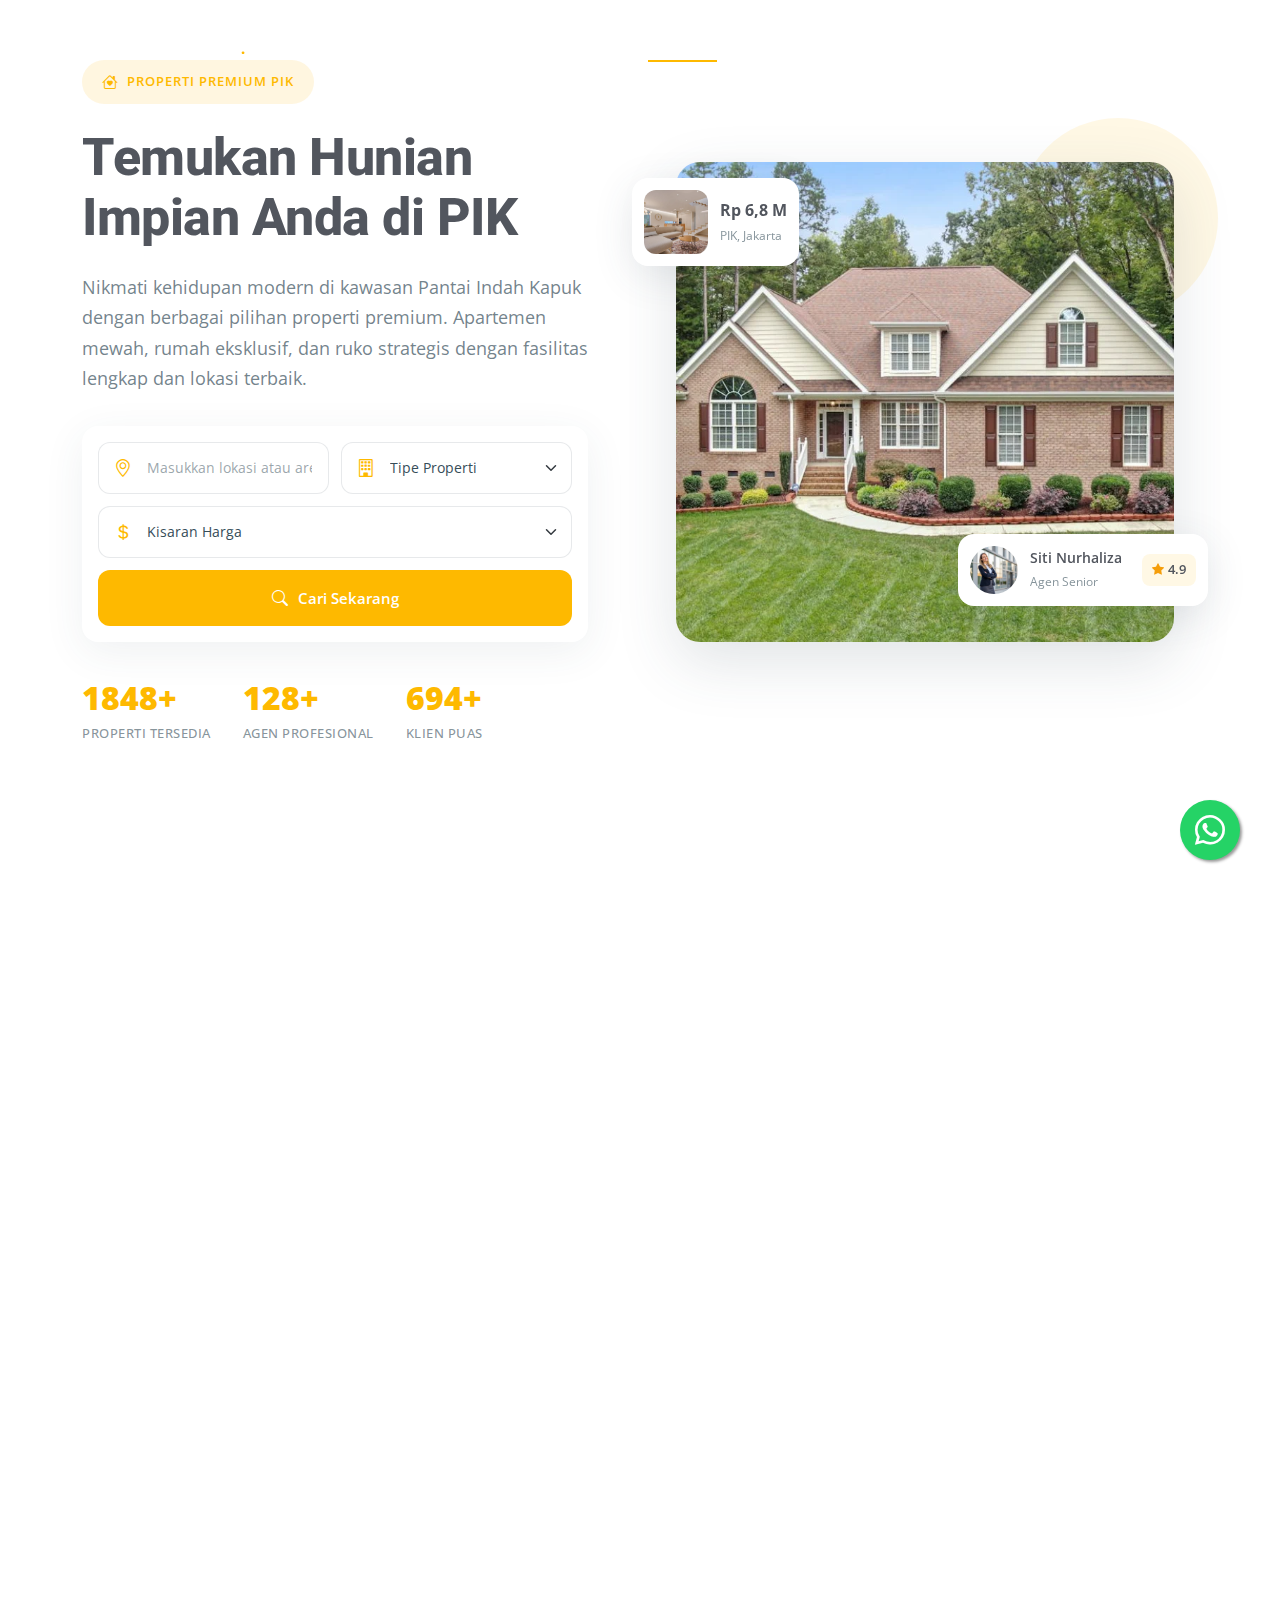
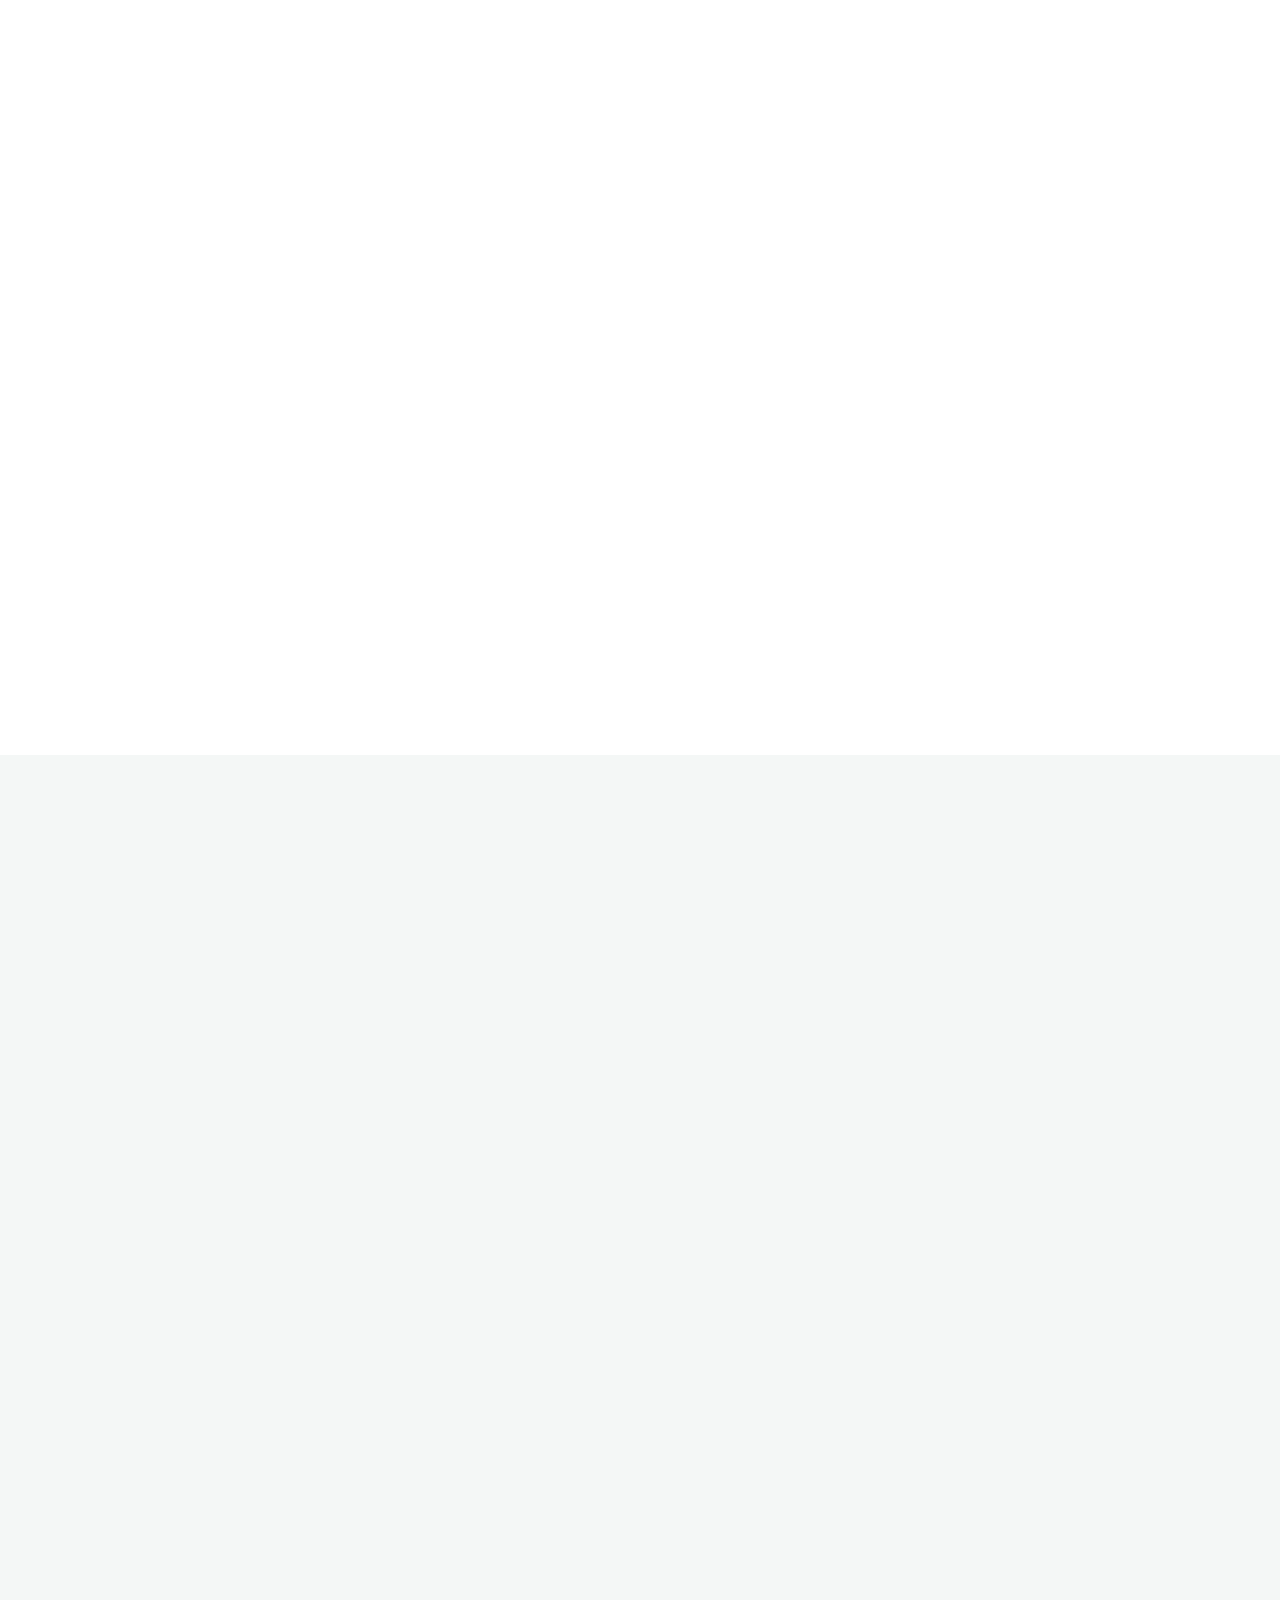
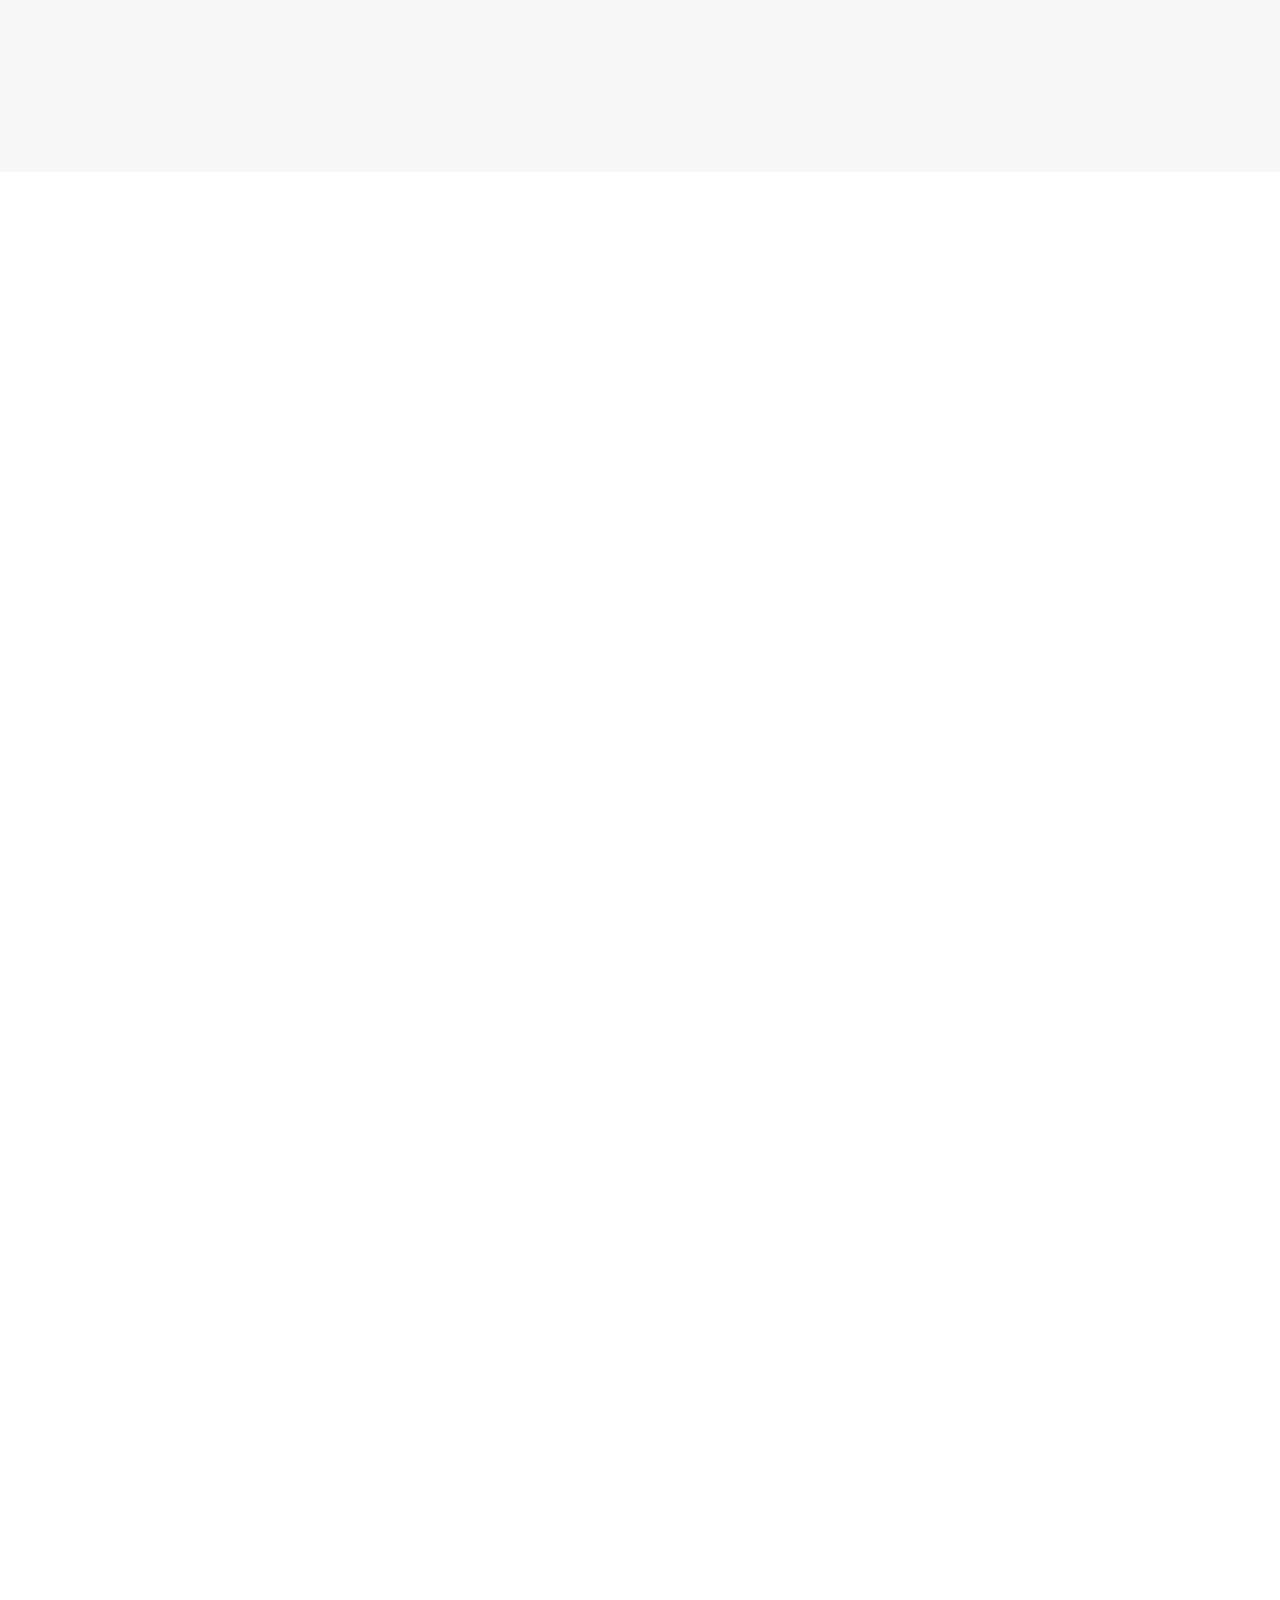
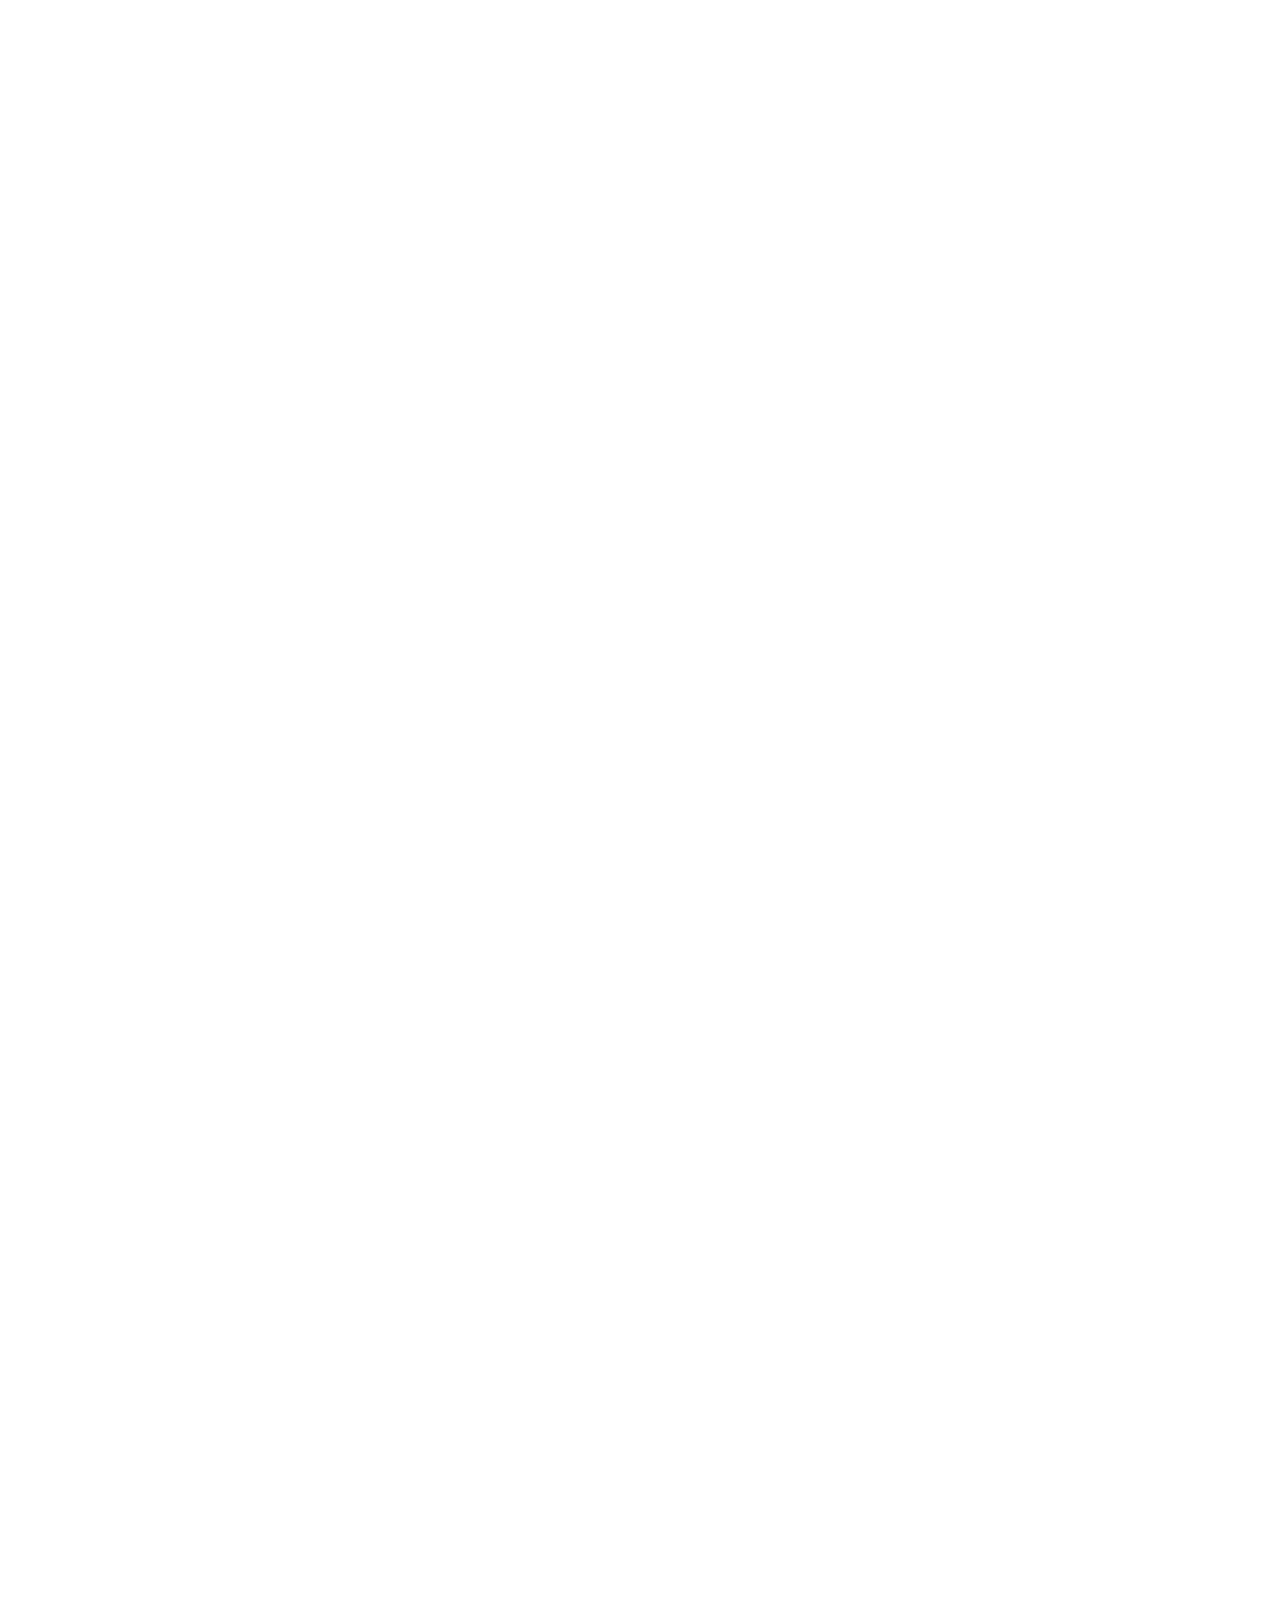
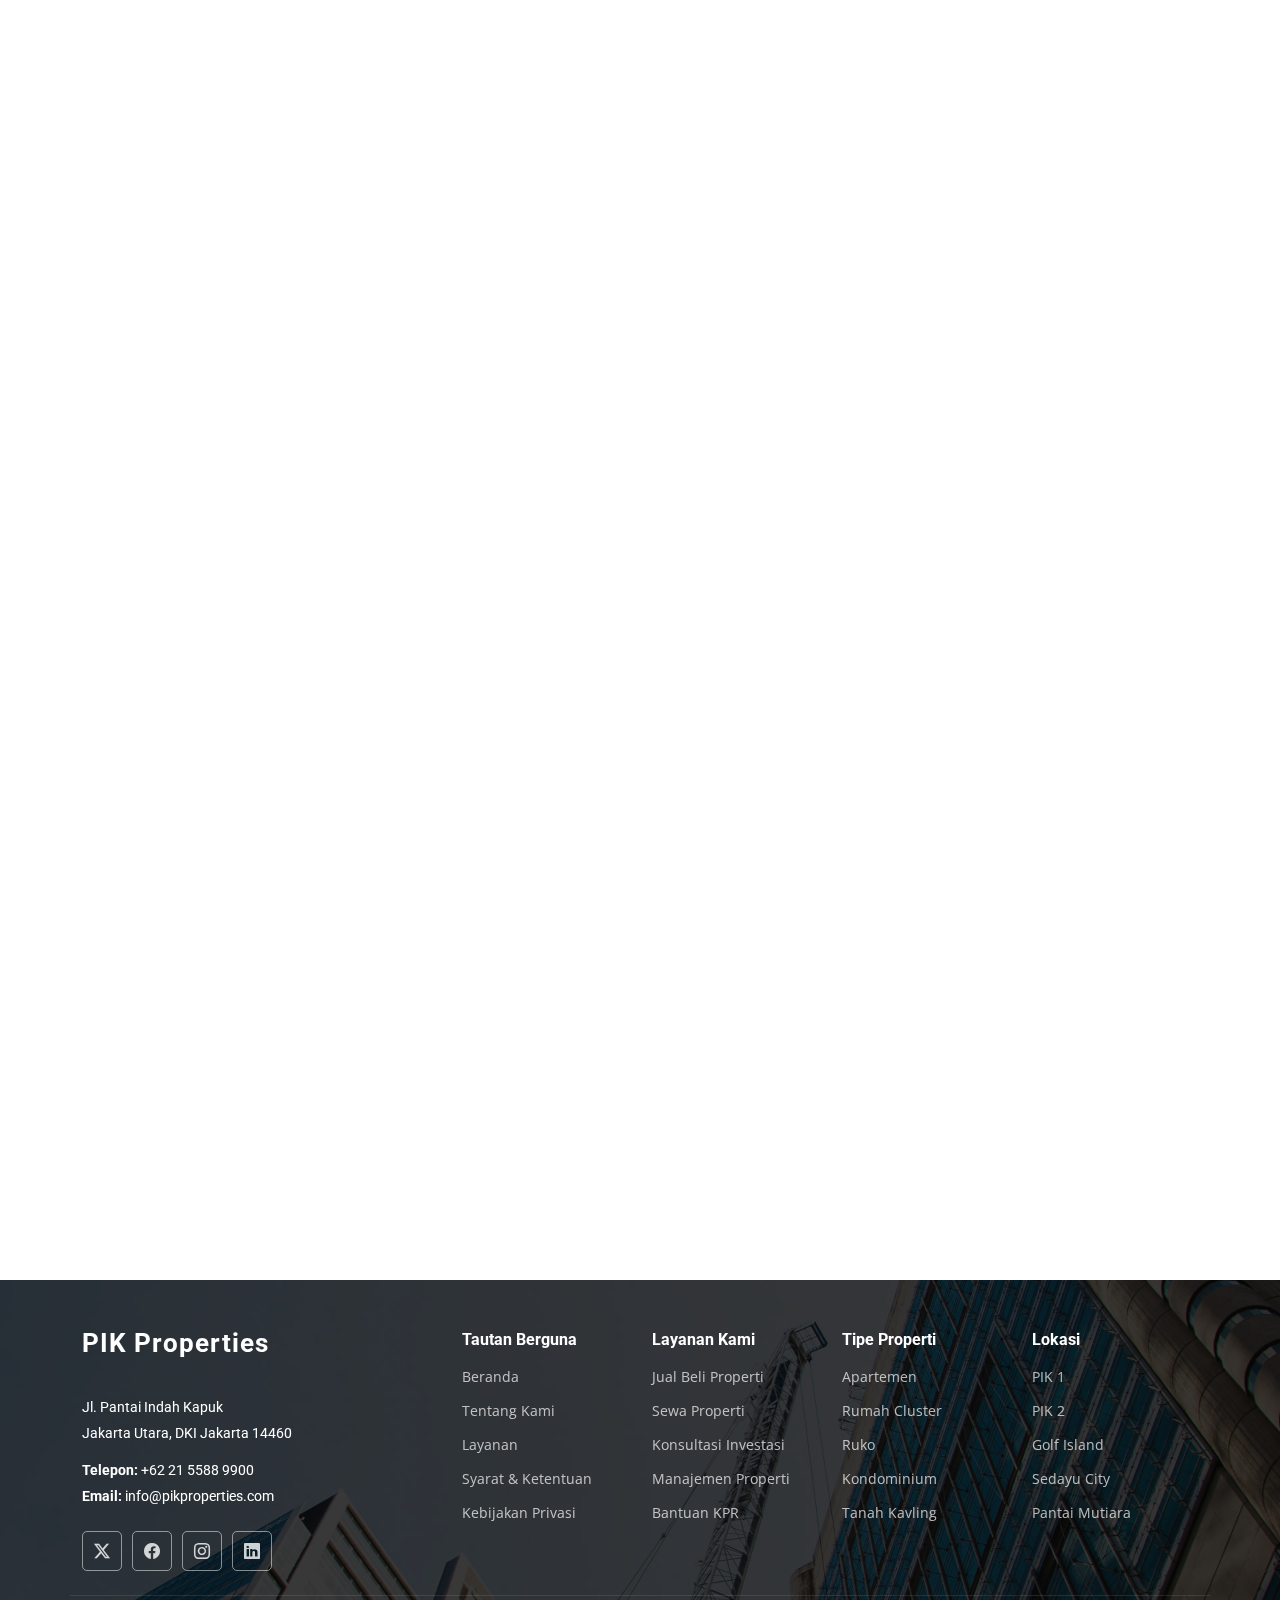
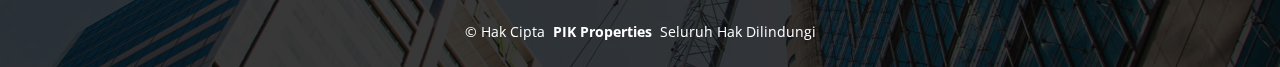
<file: index.html>
<!DOCTYPE html>
<html lang="en">

<head>
  <meta charset="utf-8">
  <meta content="width=device-width, initial-scale=1.0" name="viewport">
  <title>PIK Properties - Properti Premium di Pantai Indah Kapuk</title>
  <meta name="description"
    content="PIK Properties menawarkan properti premium di kawasan Pantai Indah Kapuk Jakarta. Apartemen, rumah, dan ruko berkualitas tinggi dengan fasilitas lengkap.">
  <meta name="keywords" content="properti pik, apartemen pik, rumah pik, properti jakarta, pantai indah kapuk">

  <!-- Favicons -->
  <link href="assets/img/favicon.png" rel="icon">
  <link href="assets/img/apple-touch-icon.png" rel="apple-touch-icon">

  <!-- Fonts -->
  <link href="https://fonts.googleapis.com" rel="preconnect">
  <link href="https://fonts.gstatic.com" rel="preconnect" crossorigin>
  <link
    href="https://fonts.googleapis.com/css2?family=Roboto:ital,wght@0,100;0,300;0,400;0,500;0,700;0,900;1,100;1,300;1,400;1,500;1,700;1,900&family=Open+Sans:ital,wght@0,300;0,400;0,500;0,600;0,700;0,800;1,300;1,400;1,500;1,600;1,700;1,800&family=Poppins:ital,wght@0,100;0,200;0,300;0,400;0,500;0,600;0,700;0,800;0,900;1,100;1,200;1,300;1,400;1,500;1,600;1,700;1,800;1,900&display=swap"
    rel="stylesheet">

  <!-- Vendor CSS Files -->
  <link href="assets/vendor/bootstrap/css/bootstrap.min.css" rel="stylesheet">
  <link href="assets/vendor/bootstrap-icons/bootstrap-icons.css" rel="stylesheet">
  <link href="assets/vendor/aos/aos.css" rel="stylesheet">
  <link href="assets/vendor/fontawesome-free/css/all.min.css" rel="stylesheet">
  <link href="assets/vendor/swiper/swiper-bundle.min.css" rel="stylesheet">
  <link href="assets/vendor/glightbox/css/glightbox.min.css" rel="stylesheet">

  <!-- Main CSS File -->
  <link href="assets/css/main.css" rel="stylesheet">

  <style>
    /* Floating WhatsApp Button */
    .float-wa {
      position: fixed;
      width: 60px;
      height: 60px;
      bottom: 40px;
      right: 40px;
      background-color: #25d366;
      color: #FFF;
      border-radius: 50px;
      text-align: center;
      font-size: 30px;
      box-shadow: 2px 2px 3px #999;
      z-index: 1000;
      display: flex;
      align-items: center;
      justify-content: center;
      transition: all 0.3s ease;
    }

    .float-wa:hover {
      background-color: #128C7E;
      color: #fff;
      transform: scale(1.1);
    }
  </style>

</head>

<body class="index-page">

  <header id="header" class="header d-flex align-items-center fixed-top">
    <div class="container-fluid container-xl position-relative d-flex align-items-center justify-content-between">

      <a href="index.html" class="logo d-flex align-items-center">
        <!-- Uncomment the line below if you also wish to use an image logo -->
        <!-- <img src="assets/img/logo.webp" alt=""> -->
        <h1 class="sitename">PIK Properties</h1> <span>.</span>
      </a>

      <nav id="navmenu" class="navmenu">
        <ul>
          <li><a href="index.html" class="active">Beranda</a></li>
          <li><a href="about.html">Tentang Kami</a></li>
          <li><a href="services.html">Layanan</a></li>
          <li><a href="projects.html">Proyek</a></li>
          <li><a href="blog.html">Blog</a></li>
          <li><a href="contact.html">Kontak</a></li>
        </ul>
        <i class="mobile-nav-toggle d-xl-none bi bi-list"></i>
      </nav>

    </div>
  </header>

  <main class="main">

    <!-- Hero 2 Section -->
    <section id="hero-2" class="hero-2 section">

      <div class="container" data-aos="fade-up" data-aos-delay="100">

        <div class="hero-content">
          <div class="row align-items-center">

            <div class="col-lg-6" data-aos="fade-right" data-aos-delay="150">
              <div class="content-wrapper">
                <span class="badge-label"><i class="bi bi-house-heart"></i> Properti Premium PIK</span>
                <h1>Temukan Hunian Impian Anda di PIK</h1>
                <p>Nikmati kehidupan modern di kawasan Pantai Indah Kapuk dengan berbagai pilihan properti premium.
                  Apartemen mewah, rumah eksklusif, dan ruko strategis dengan fasilitas lengkap dan lokasi terbaik.</p>

                <div class="search-box">
                  <form action="" class="search-form">
                    <div class="search-fields">
                      <div class="field-group">
                        <i class="bi bi-geo-alt"></i>
                        <input type="text" class="form-control" name="location" placeholder="Masukkan lokasi atau area"
                          required="">
                      </div>
                      <div class="field-group">
                        <i class="bi bi-building"></i>
                        <select class="form-select" name="property_type">
                          <option value="">Tipe Properti</option>
                          <option value="house">Rumah</option>
                          <option value="apartment">Apartemen</option>
                          <option value="condo">Kondominium</option>
                          <option value="townhouse">Ruko</option>
                        </select>
                      </div>
                      <div class="field-group">
                        <i class="bi bi-currency-dollar"></i>
                        <select class="form-select" name="budget">
                          <option value="">Kisaran Harga</option>
                          <option value="0-1000000000">Hingga Rp 1 Miliar</option>
                          <option value="1000000000-2000000000">Rp 1 - 2 Miliar</option>
                          <option value="2000000000-5000000000">Rp 2 - 5 Miliar</option>
                          <option value="5000000000-10000000000">Rp 5 - 10 Miliar</option>
                          <option value="10000000000+">Di atas Rp 10 Miliar</option>
                        </select>
                      </div>
                    </div>
                    <button type="submit" class="btn-search">
                      <i class="bi bi-search"></i>
                      Cari Sekarang
                    </button>
                  </form>
                </div>

                <div class="quick-stats">
                  <div class="stat-item">
                    <span class="number"><span data-purecounter-start="0" data-purecounter-end="2800"
                        data-purecounter-duration="1" class="purecounter"></span>+</span>
                    <span class="label">Properti Tersedia</span>
                  </div>
                  <div class="stat-item">
                    <span class="number"><span data-purecounter-start="0" data-purecounter-end="175"
                        data-purecounter-duration="1" class="purecounter"></span>+</span>
                    <span class="label">Agen Profesional</span>
                  </div>
                  <div class="stat-item">
                    <span class="number"><span data-purecounter-start="0" data-purecounter-end="950"
                        data-purecounter-duration="1" class="purecounter"></span>+</span>
                    <span class="label">Klien Puas</span>
                  </div>
                </div>
              </div>
            </div><!-- End Content Column -->

            <div class="col-lg-6" data-aos="fade-left" data-aos-delay="200">
              <div class="image-composition">
                <div class="main-image">
                  <img src="assets/img/real-estate/property-exterior-3.webp" alt="Luxury Property" class="img-fluid">
                </div>
                <div class="floating-card card-top" data-aos="zoom-in" data-aos-delay="350">
                  <div class="property-mini">
                    <img src="assets/img/real-estate/property-interior-4.webp" alt="Interior" class="img-fluid">
                    <div class="mini-info">
                      <span class="price">Rp 6,8 M</span>
                      <span class="location">PIK, Jakarta</span>
                    </div>
                  </div>
                </div>
                <div class="floating-card card-bottom" data-aos="zoom-in" data-aos-delay="400">
                  <div class="agent-badge">
                    <img src="assets/img/real-estate/agent-3.webp" alt="Agent" class="agent-photo">
                    <div class="agent-info">
                      <span class="name">Siti Nurhaliza</span>
                      <span class="role">Agen Senior</span>
                    </div>
                    <div class="rating">
                      <i class="bi bi-star-fill"></i>
                      <span>4.9</span>
                    </div>
                  </div>
                </div>
                <div class="decorative-circle"></div>
              </div>
            </div><!-- End Image Column -->

          </div>
        </div>

      </div>

    </section><!-- /Hero 2 Section -->

    <!-- Get Started Section -->
    <section id="get-started" class="get-started section">

      <div class="container">

        <div class="row justify-content-between gy-4">

          <div class="col-lg-6 d-flex align-items-center" data-aos="zoom-out" data-aos-delay="100">
            <div class="content">
              <h3>Mengapa Memilih PIK Properties?</h3>
              <p>Kami adalah perusahaan properti terpercaya di kawasan Pantai Indah Kapuk yang menawarkan berbagai
                pilihan hunian dan investasi properti berkualitas. Dengan pengalaman bertahun-tahun, kami memahami
                kebutuhan Anda akan properti yang sempurna.
              </p>
              <p>Tim profesional kami siap membantu Anda menemukan properti impian dengan layanan terbaik dan harga
                kompetitif. Percayakan kebutuhan properti Anda kepada kami.</p>
            </div>
          </div>

          <div class="col-lg-5" data-aos="zoom-out" data-aos-delay="200">
            <form action="forms/quote.php" method="post" class="php-email-form">
              <h3>Dapatkan Penawaran</h3>
              <p>Isi formulir di bawah ini dan tim kami akan segera menghubungi Anda dengan penawaran terbaik sesuai
                kebutuhan properti Anda.</p>
              <div class="row gy-3">

                <div class="col-12">
                  <input type="text" name="name" class="form-control" placeholder="Nama Lengkap" required="">
                </div>

                <div class="col-12 ">
                  <input type="email" class="form-control" name="email" placeholder="Email" required="">
                </div>

                <div class="col-12">
                  <input type="text" class="form-control" name="phone" placeholder="Nomor Telepon" required="">
                </div>

                <div class="col-12">
                  <textarea class="form-control" name="message" rows="6" placeholder="Pesan Anda"
                    required=""></textarea>
                </div>

                <div class="col-12 text-center">
                  <div class="loading">Memuat...</div>
                  <div class="error-message"></div>
                  <div class="sent-message">Permintaan penawaran Anda telah berhasil dikirim. Terima kasih!</div>

                  <button type="submit">Dapatkan Penawaran</button>
                </div>

              </div>
            </form>
          </div><!-- End Quote Form -->

        </div>

      </div>

    </section><!-- /Get Started Section -->

    <!-- Constructions Section -->
    <section id="constructions" class="constructions section">

      <!-- Section Title -->
      <div class="container section-title" data-aos="fade-up">
        <h2>Tipe Properti</h2>
        <p>Berbagai pilihan properti premium di kawasan PIK untuk memenuhi kebutuhan hunian dan investasi Anda</p>
      </div><!-- End Section Title -->

      <div class="container">

        <div class="row gy-4">

          <div class="col-lg-6" data-aos="fade-up" data-aos-delay="100">
            <div class="card-item">
              <div class="row">
                <div class="col-xl-5">
                  <div class="card-bg"><img src="assets/img/constructions-1.jpg" alt=""></div>
                </div>
                <div class="col-xl-7 d-flex align-items-center">
                  <div class="card-body">
                    <h4 class="card-title">Apartemen Mewah</h4>
                    <p>Hunian vertikal modern dengan pemandangan laut dan kota. Dilengkapi fasilitas lengkap seperti
                      kolam renang, gym, dan keamanan 24 jam untuk kenyamanan maksimal keluarga Anda.</p>
                  </div>
                </div>
              </div>
            </div>
          </div><!-- End Card Item -->

          <div class="col-lg-6" data-aos="fade-up" data-aos-delay="200">
            <div class="card-item">
              <div class="row">
                <div class="col-xl-5">
                  <div class="card-bg"><img src="assets/img/constructions-2.jpg" alt=""></div>
                </div>
                <div class="col-xl-7 d-flex align-items-center">
                  <div class="card-body">
                    <h4 class="card-title">Rumah Cluster Eksklusif</h4>
                    <p>Hunian landed premium dalam cluster tertutup dengan konsep modern tropis. Lingkungan asri, aman,
                      dan nyaman dengan berbagai fasilitas komunal untuk gaya hidup berkelas.</p>
                  </div>
                </div>
              </div>
            </div>
          </div><!-- End Card Item -->

          <div class="col-lg-6" data-aos="fade-up" data-aos-delay="300">
            <div class="card-item">
              <div class="row">
                <div class="col-xl-5">
                  <div class="card-bg"><img src="assets/img/constructions-3.jpg" alt=""></div>
                </div>
                <div class="col-xl-7 d-flex align-items-center">
                  <div class="card-body">
                    <h4 class="card-title">Ruko Strategis</h4>
                    <p>Properti komersial di lokasi prime dengan akses mudah dan traffic tinggi. Ideal untuk berbagai
                      jenis usaha dengan desain modern dan parkir memadai.</p>
                  </div>
                </div>
              </div>
            </div>
          </div><!-- End Card Item -->

          <div class="col-lg-6" data-aos="fade-up" data-aos-delay="400">
            <div class="card-item">
              <div class="row">
                <div class="col-xl-5">
                  <div class="card-bg"><img src="assets/img/constructions-4.jpg" alt=""></div>
                </div>
                <div class="col-xl-7 d-flex align-items-center">
                  <div class="card-body">
                    <h4 class="card-title">Kondominium Premium</h4>
                    <p>Hunian mewah dengan konsep resort living. Fasilitas bintang lima, lokasi strategis dekat dengan
                      pusat perbelanjaan, sekolah internasional, dan akses tol.</p>
                  </div>
                </div>
              </div>
            </div>
          </div><!-- End Card Item -->

        </div>

      </div>

    </section><!-- /Constructions Section -->

    <!-- Services Section -->
    <section id="services" class="services section light-background">

      <!-- Section Title -->
      <div class="container section-title" data-aos="fade-up">
        <h2>Layanan Kami</h2>
        <p>Layanan profesional dan komprehensif untuk memenuhi semua kebutuhan properti Anda di kawasan PIK</p>
      </div><!-- End Section Title -->

      <div class="container">

        <div class="row gy-4">

          <div class="col-lg-4 col-md-6" data-aos="fade-up" data-aos-delay="100">
            <div class="service-item  position-relative">
              <div class="icon">
                <i class="fa-solid fa-mountain-city"></i>
              </div>
              <h3>Jual Beli Properti</h3>
              <p>Layanan jual beli properti dengan proses yang mudah, cepat, dan aman. Tim profesional kami siap
                membantu transaksi properti Anda.</p>
              <a href="#" class="readmore stretched-link">Selengkapnya <i class="bi bi-arrow-right"></i></a>
            </div>
          </div><!-- End Service Item -->

          <div class="col-lg-4 col-md-6" data-aos="fade-up" data-aos-delay="200">
            <div class="service-item position-relative">
              <div class="icon">
                <i class="fa-solid fa-arrow-up-from-ground-water"></i>
              </div>
              <h3>Sewa Properti</h3>
              <p>Solusi penyewaan properti jangka pendek dan panjang dengan harga kompetitif. Berbagai pilihan properti
                siap huni untuk kebutuhan Anda.</p>
              <a href="#" class="readmore stretched-link">Selengkapnya <i class="bi bi-arrow-right"></i></a>
            </div>
          </div><!-- End Service Item -->

          <div class="col-lg-4 col-md-6" data-aos="fade-up" data-aos-delay="300">
            <div class="service-item position-relative">
              <div class="icon">
                <i class="fa-solid fa-compass-drafting"></i>
              </div>
              <h3>Konsultasi Investasi</h3>
              <p>Konsultasi investasi properti dengan analisa pasar terkini. Dapatkan rekomendasi properti terbaik untuk
                investasi jangka panjang Anda.</p>
              <a href="#" class="readmore stretched-link">Selengkapnya <i class="bi bi-arrow-right"></i></a>
            </div>
          </div><!-- End Service Item -->

          <div class="col-lg-4 col-md-6" data-aos="fade-up" data-aos-delay="400">
            <div class="service-item position-relative">
              <div class="icon">
                <i class="fa-solid fa-trowel-bricks"></i>
              </div>
              <h3>Manajemen Properti</h3>
              <p>Layanan pengelolaan properti profesional untuk pemilik yang ingin memaksimalkan nilai aset mereka
                dengan perawatan optimal.</p>
              <a href="#" class="readmore stretched-link">Selengkapnya <i class="bi bi-arrow-right"></i></a>
            </div>
          </div><!-- End Service Item -->

          <div class="col-lg-4 col-md-6" data-aos="fade-up" data-aos-delay="500">
            <div class="service-item position-relative">
              <div class="icon">
                <i class="fa-solid fa-helmet-safety"></i>
              </div>
              <h3>Bantuan KPR</h3>
              <p>Kami membantu proses pengajuan KPR Anda dengan berbagai bank terpercaya. Dapatkan suku bunga terbaik
                dan proses yang mudah.</p>
              <a href="#" class="readmore stretched-link">Selengkapnya <i class="bi bi-arrow-right"></i></a>
            </div>
          </div><!-- End Service Item -->

          <div class="col-lg-4 col-md-6" data-aos="fade-up" data-aos-delay="600">
            <div class="service-item position-relative">
              <div class="icon">
                <i class="fa-solid fa-arrow-up-from-ground-water"></i>
              </div>
              <h3>Legalitas Properti</h3>
              <p>Bantuan pengurusan dokumen dan legalitas properti. Pastikan transaksi properti Anda aman dan sesuai
                hukum yang berlaku.</p>
              <a href="#" class="readmore stretched-link">Selengkapnya <i class="bi bi-arrow-right"></i></a>
            </div>
          </div><!-- End Service Item -->

        </div>

      </div>

    </section><!-- /Services Section -->

    <!-- Alt Services Section -->
    <section id="alt-services" class="alt-services section">

      <div class="container">

        <div class="row justify-content-around gy-4">
          <div class="features-image col-lg-6" data-aos="fade-up" data-aos-delay="100"><img
              src="assets/img/alt-services.jpg" alt=""></div>

          <div class="col-lg-5 d-flex flex-column justify-content-center" data-aos="fade-up" data-aos-delay="200">
            <h3>Solusi Properti Terpadu untuk Kebutuhan Anda</h3>
            <p>Kami hadir memberikan layanan komprehensif mulai dari pemilihan properti, konsultasi desain, hingga
              renovasi dan perawatan. PIK Properties adalah mitra terpercaya untuk aset berharga Anda.</p>

            <div class="icon-box d-flex position-relative" data-aos="fade-up" data-aos-delay="300">
              <i class="bi bi-easel flex-shrink-0"></i>
              <div>
                <h4><a href="" class="stretched-link">Konsultasi Properti</a></h4>
                <p>Dapatkan saran ahli mengenai tren pasar, valuasi harga, dan lokasi terbaik untuk investasi properti
                  Anda di Jakarta Utara.</p>
              </div>
            </div><!-- End Icon Box -->

            <div class="icon-box d-flex position-relative" data-aos="fade-up" data-aos-delay="400">
              <i class="bi bi-patch-check flex-shrink-0"></i>
              <div>
                <h4><a href="" class="stretched-link">Legalitas Terjamin</a></h4>
                <p>Kami memastikan seluruh dokumen dan perizinan properti Anda lengkap dan sah secara hukum demi
                  keamanan transaksi.</p>
              </div>
            </div><!-- End Icon Box -->

            <div class="icon-box d-flex position-relative" data-aos="fade-up" data-aos-delay="500">
              <i class="bi bi-brightness-high flex-shrink-0"></i>
              <div>
                <h4><a href="" class="stretched-link">Desain Interior</a></h4>
                <p>Tim desainer kami siap menyulap ruang hunian Anda menjadi lebih estetis, fungsional, dan nyaman
                  ditinggali.</p>
              </div>
            </div><!-- End Icon Box -->

            <div class="icon-box d-flex position-relative" data-aos="fade-up" data-aos-delay="600">
              <i class="bi bi-house-gear flex-shrink-0"></i>
              <div>
                <h4><a href="" class="stretched-link">Perawatan Bangunan</a></h4>
                <p>Layanan maintenance berkala untuk menjaga kondisi fisik bangunan tetap prima dan nilai jual tetap
                  tinggi.</p>
              </div>
            </div><!-- End Icon Box -->

          </div>
        </div>

      </div>

    </section><!-- /Alt Services Section -->

    <!-- Features Section -->
    <section id="features" class="features section">

      <div class="container">

        <ul class="nav nav-tabs row  g-2 d-flex" data-aos="fade-up" data-aos-delay="100" role="tablist">

          <li class="nav-item col-3" role="presentation">
            <a class="nav-link active show" data-bs-toggle="tab" data-bs-target="#features-tab-1" aria-selected="true"
              role="tab">
              <h4>Desain</h4>
            </a>
          </li><!-- End tab nav item -->

          <li class="nav-item col-3" role="presentation">
            <a class="nav-link" data-bs-toggle="tab" data-bs-target="#features-tab-2" aria-selected="false"
              tabindex="-1" role="tab">
              <h4>Konstruksi</h4>
            </a><!-- End tab nav item -->

          </li>
          <li class="nav-item col-3" role="presentation">
            <a class="nav-link" data-bs-toggle="tab" data-bs-target="#features-tab-3" aria-selected="false"
              tabindex="-1" role="tab">
              <h4>Interior</h4>
            </a>
          </li><!-- End tab nav item -->

          <li class="nav-item col-3" role="presentation">
            <a class="nav-link" data-bs-toggle="tab" data-bs-target="#features-tab-4" aria-selected="false"
              tabindex="-1" role="tab">
              <h4>Perawatan</h4>
            </a>
          </li><!-- End tab nav item -->

        </ul>

        <div class="tab-content" data-aos="fade-up" data-aos-delay="200">

          <div class="tab-pane fade active show" id="features-tab-1" role="tabpanel">
            <div class="row">
              <div class="col-lg-6 order-2 order-lg-1 mt-3 mt-lg-0 d-flex flex-column justify-content-center">
                <h3>Desain Arsitektur Modern</h3>
                <p class="fst-italic">
                  Kami mengusung konsep desain yang modern, responsif terhadap lingkungan, dan memaksimalkan fungsi
                  ruang tanpa mengesampingkan estetika.
                </p>
                <ul>
                  <li><i class="bi bi-check2-all"></i> <span>Konsep minimalis tropis yang cocok dengan iklim
                      Jakarta.</span></li>
                  <li><i class="bi bi-check2-all"></i> <span>Pencahayaan alami dan sirkulasi udara yang optimal.</span>
                  </li>
                  <li><i class="bi bi-check2-all"></i> <span>Material ramah lingkungan dan tahan lama untuk jangka
                      panjang.</span></li>
                </ul>
              </div>
              <div class="col-lg-6 order-1 order-lg-2 text-center">
                <img src="assets/img/features-1.jpg" alt="" class="img-fluid">
              </div>
            </div>
          </div><!-- End tab content item -->

          <div class="tab-pane fade" id="features-tab-2" role="tabpanel">
            <div class="row">
              <div class="col-lg-6 order-2 order-lg-1 mt-3 mt-lg-0 d-flex flex-column justify-content-center">
                <h3>Standar Konstruksi Tinggi</h3>
                <p class="fst-italic">
                  Kualitas bangunan adalah prioritas utama kami. Setiap proyek dikerjakan dengan standar konstruksi
                  terbaik demi keamanan dan kenyamanan penghuni.
                </p>
                <ul>
                  <li><i class="bi bi-check2-all"></i> <span>Pondasi tiang pancang yang kokoh dan anti gempa.</span>
                  </li>
                  <li><i class="bi bi-check2-all"></i> <span>Dinding bata merah/hebel berkualitas tinggi kedap
                      suara.</span></li>
                  <li><i class="bi bi-check2-all"></i> <span>Pengawasan ketat oleh kontraktor berpengalaman di setiap
                      tahap pembangunan.</span></li>
                  <li><i class="bi bi-check2-all"></i> <span>Garansi struktur bangunan hingga 10 tahun untuk ketenangan
                      pikiran Anda.</span></li>
                </ul>
              </div>
              <div class="col-lg-6 order-1 order-lg-2 text-center">
                <img src="assets/img/features-2.jpg" alt="" class="img-fluid">
              </div>
            </div>
          </div><!-- End tab content item -->

          <div class="tab-pane fade" id="features-tab-3" role="tabpanel">
            <div class="row">
              <div class="col-lg-6 order-2 order-lg-1 mt-3 mt-lg-0 d-flex flex-column justify-content-center">
                <h3>Interior Eksklusif dan Fungsional</h3>
                <ul>
                  <li><i class="bi bi-check2-all"></i> <span>Pemilihan material premium (marmer, kayu solid) untuk kesan
                      mewah.</span></li>
                  <li><i class="bi bi-check2-all"></i> <span>Custom furniture yang disesuaikan dengan kebutuhan
                      ruang.</span></li>
                  <li><i class="bi bi-check2-all"></i> <span>Tata letak ergonomis untuk kenyamanan maksimal
                      penghuni.</span></li>
                </ul>
                <p class="fst-italic">
                  Desain interior kami tidak hanya memanjakan mata, tetapi juga meningkatkan kualitas hidup Anda melalui
                  penataan ruang yang cerdas dan berestetika.
                </p>
              </div>
              <div class="col-lg-6 order-1 order-lg-2 text-center">
                <img src="assets/img/features-3.jpg" alt="" class="img-fluid">
              </div>
            </div>
          </div><!-- End tab content item -->

          <div class="tab-pane fade" id="features-tab-4" role="tabpanel">
            <div class="row">
              <div class="col-lg-6 order-2 order-lg-1 mt-3 mt-lg-0 d-flex flex-column justify-content-center">
                <h3>Layanan Perawatan Prima</h3>
                <p class="fst-italic">
                  Aset properti Anda berharga. Kami menyediakan layanan maintenance menyeluruh agar properti Anda selalu
                  dalam kondisi terbaik dan nilai investasinya terjaga.
                </p>
                <ul>
                  <li><i class="bi bi-check2-all"></i> <span>Pemeriksaan rutin struktur, kelistrikan, dan
                      sanitasi.</span></li>
                  <li><i class="bi bi-check2-all"></i> <span>Penanganan cepat tanggap untuk perbaikan darurat.</span>
                  </li>
                  <li><i class="bi bi-check2-all"></i> <span>Tim teknisi bersertifikat dan berpengalaman.</span></li>
                </ul>
              </div>
              <div class="col-lg-6 order-1 order-lg-2 text-center">
                <img src="assets/img/features-4.jpg" alt="" class="img-fluid">
              </div>
            </div>
          </div><!-- End tab content item -->

        </div>

      </div>

    </section><!-- /Features Section -->

    <!-- Projects Section -->
    <section id="projects" class="projects section">

      <!-- Section Title -->
      <div class="container section-title" data-aos="fade-up">
        <h2>Proyek Unggulan</h2>
        <p>Portofolio properti terbaik yang kami kembangkan dan pasarkan untuk kepuasan Anda</p>
      </div><!-- End Section Title -->

      <div class="container">

        <div class="isotope-layout" data-default-filter="*" data-layout="masonry" data-sort="original-order">

          <ul class="portfolio-filters isotope-filters" data-aos="fade-up" data-aos-delay="100">
            <li data-filter="*" class="filter-active">Semua</li>
            <li data-filter=".filter-remodeling">Apartemen</li>
            <li data-filter=".filter-construction">Rumah</li>
            <li data-filter=".filter-repairs">Ruko</li>
            <li data-filter=".filter-design">Interior</li>
          </ul><!-- End Portfolio Filters -->

          <div class="row gy-4 isotope-container" data-aos="fade-up" data-aos-delay="200">

            <div class="col-lg-4 col-md-6 portfolio-item isotope-item filter-remodeling">
              <div class="portfolio-content h-100">
                <img src="assets/img/projects/remodeling-1.jpg" class="img-fluid" alt="">
                <div class="portfolio-info">
                  <h4>Apartemen Gold Coast</h4>
                  <p>Hunian vertikal eksklusif dengan pemandangan laut.</p>
                  <a href="assets/img/projects/remodeling-1.jpg" title="Apartemen Gold Coast"
                    data-gallery="portfolio-gallery-app" class="glightbox preview-link"><i
                      class="bi bi-zoom-in"></i></a>
                  <a href="project-details.html" title="Lihat Detail" class="details-link"><i
                      class="bi bi-link-45deg"></i></a>
                </div>
              </div>
            </div><!-- End Portfolio Item -->

            <div class="col-lg-4 col-md-6 portfolio-item isotope-item filter-construction">
              <div class="portfolio-content h-100">
                <img src="assets/img/projects/construction-1.jpg" class="img-fluid" alt="">
                <div class="portfolio-info">
                  <h4>Cluster Ebony</h4>
                  <p>Rumah mewah dengan desain modern tropis.</p>
                  <a href="assets/img/projects/construction-1.jpg" title="Cluster Ebony"
                    data-gallery="portfolio-gallery-product" class="glightbox preview-link"><i
                      class="bi bi-zoom-in"></i></a>
                  <a href="project-details.html" title="Lihat Detail" class="details-link"><i
                      class="bi bi-link-45deg"></i></a>
                </div>
              </div>
            </div><!-- End Portfolio Item -->

            <div class="col-lg-4 col-md-6 portfolio-item isotope-item filter-repairs">
              <div class="portfolio-content h-100">
                <img src="assets/img/projects/repairs-1.jpg" class="img-fluid" alt="">
                <div class="portfolio-info">
                  <h4>Ruko Golf Island</h4>
                  <p>Area komersial premium di lokasi strategis.</p>
                  <a href="assets/img/projects/repairs-1.jpg" title="Ruko Golf Island"
                    data-gallery="portfolio-gallery-branding" class="glightbox preview-link"><i
                      class="bi bi-zoom-in"></i></a>
                  <a href="project-details.html" title="Lihat Detail" class="details-link"><i
                      class="bi bi-link-45deg"></i></a>
                </div>
              </div>
            </div><!-- End Portfolio Item -->

            <div class="col-lg-4 col-md-6 portfolio-item isotope-item filter-design">
              <div class="portfolio-content h-100">
                <img src="assets/img/projects/design-1.jpg" class="img-fluid" alt="">
                <div class="portfolio-info">
                  <h4>Interior Minimalis</h4>
                  <p>Desain interior fungsional dan estetis.</p>
                  <a href="assets/img/projects/design-1.jpg" title="Interior Minimalis"
                    data-gallery="portfolio-gallery-book" class="glightbox preview-link"><i
                      class="bi bi-zoom-in"></i></a>
                  <a href="project-details.html" title="Lihat Detail" class="details-link"><i
                      class="bi bi-link-45deg"></i></a>
                </div>
              </div>
            </div><!-- End Portfolio Item -->

            <div class="col-lg-4 col-md-6 portfolio-item isotope-item filter-remodeling">
              <div class="portfolio-content h-100">
                <img src="assets/img/projects/remodeling-2.jpg" class="img-fluid" alt="">
                <div class="portfolio-info">
                  <h4>Apartemen Tokyo Riverside</h4>
                  <p>Hunian nyaman di tepi sungai dengan fasilitas lengkap.</p>
                  <a href="assets/img/projects/remodeling-2.jpg" title="Apartemen Tokyo Riverside"
                    data-gallery="portfolio-gallery-app" class="glightbox preview-link"><i
                      class="bi bi-zoom-in"></i></a>
                  <a href="project-details.html" title="Lihat Detail" class="details-link"><i
                      class="bi bi-link-45deg"></i></a>
                </div>
              </div>
            </div><!-- End Portfolio Item -->

            <div class="col-lg-4 col-md-6 portfolio-item isotope-item filter-construction">
              <div class="portfolio-content h-100">
                <img src="assets/img/projects/construction-2.jpg" class="img-fluid" alt="">
                <div class="portfolio-info">
                  <h4>Cluster Walet</h4>
                  <p>Rumah asri dengan lingkungan hijau.</p>
                  <a href="assets/img/projects/construction-2.jpg" title="Cluster Walet"
                    data-gallery="portfolio-gallery-product" class="glightbox preview-link"><i
                      class="bi bi-zoom-in"></i></a>
                  <a href="project-details.html" title="Lihat Detail" class="details-link"><i
                      class="bi bi-link-45deg"></i></a>
                </div>
              </div>
            </div><!-- End Portfolio Item -->

            <div class="col-lg-4 col-md-6 portfolio-item isotope-item filter-repairs">
              <div class="portfolio-content h-100">
                <img src="assets/img/projects/repairs-2.jpg" class="img-fluid" alt="">
                <div class="portfolio-info">
                  <h4>Branding 2</h4>
                  <p>Lorem ipsum, dolor sit amet consectetur</p>
                  <a href="assets/img/projects/repairs-2.jpg" title="Branding 2"
                    data-gallery="portfolio-gallery-branding" class="glightbox preview-link"><i
                      class="bi bi-zoom-in"></i></a>
                  <a href="project-details.html" title="More Details" class="details-link"><i
                      class="bi bi-link-45deg"></i></a>
                </div>
              </div>
            </div><!-- End Portfolio Item -->

            <div class="col-lg-4 col-md-6 portfolio-item isotope-item filter-design">
              <div class="portfolio-content h-100">
                <img src="assets/img/projects/design-2.jpg" class="img-fluid" alt="">
                <div class="portfolio-info">
                  <h4>Books 2</h4>
                  <p>Lorem ipsum, dolor sit amet consectetur</p>
                  <a href="assets/img/projects/design-2.jpg" title="Branding 2" data-gallery="portfolio-gallery-book"
                    class="glightbox preview-link"><i class="bi bi-zoom-in"></i></a>
                  <a href="project-details.html" title="More Details" class="details-link"><i
                      class="bi bi-link-45deg"></i></a>
                </div>
              </div>
            </div><!-- End Portfolio Item -->

            <div class="col-lg-4 col-md-6 portfolio-item isotope-item filter-remodeling">
              <div class="portfolio-content h-100">
                <img src="assets/img/projects/remodeling-3.jpg" class="img-fluid" alt="">
                <div class="portfolio-info">
                  <h4>App 3</h4>
                  <p>Lorem ipsum, dolor sit amet consectetur</p>
                  <a href="assets/img/projects/remodeling-3.jpg" title="App 3" data-gallery="portfolio-gallery-app"
                    class="glightbox preview-link"><i class="bi bi-zoom-in"></i></a>
                  <a href="project-details.html" title="More Details" class="details-link"><i
                      class="bi bi-link-45deg"></i></a>
                </div>
              </div>
            </div><!-- End Portfolio Item -->

            <div class="col-lg-4 col-md-6 portfolio-item isotope-item filter-construction">
              <div class="portfolio-content h-100">
                <img src="assets/img/projects/construction-3.jpg" class="img-fluid" alt="">
                <div class="portfolio-info">
                  <h4>Product 3</h4>
                  <p>Lorem ipsum, dolor sit amet consectetur</p>
                  <a href="assets/img/projects/construction-3.jpg" title="Product 3"
                    data-gallery="portfolio-gallery-product" class="glightbox preview-link"><i
                      class="bi bi-zoom-in"></i></a>
                  <a href="project-details.html" title="More Details" class="details-link"><i
                      class="bi bi-link-45deg"></i></a>
                </div>
              </div>
            </div><!-- End Portfolio Item -->

            <div class="col-lg-4 col-md-6 portfolio-item isotope-item filter-repairs">
              <div class="portfolio-content h-100">
                <img src="assets/img/projects/repairs-3.jpg" class="img-fluid" alt="">
                <div class="portfolio-info">
                  <h4>Branding 3</h4>
                  <p>Lorem ipsum, dolor sit amet consectetur</p>
                  <a href="assets/img/projects/repairs-3.jpg" title="Branding 2"
                    data-gallery="portfolio-gallery-branding" class="glightbox preview-link"><i
                      class="bi bi-zoom-in"></i></a>
                  <a href="project-details.html" title="More Details" class="details-link"><i
                      class="bi bi-link-45deg"></i></a>
                </div>
              </div>
            </div><!-- End Portfolio Item -->

            <div class="col-lg-4 col-md-6 portfolio-item isotope-item filter-design">
              <div class="portfolio-content h-100">
                <img src="assets/img/projects/design-3.jpg" class="img-fluid" alt="">
                <div class="portfolio-info">
                  <h4>Books 3</h4>
                  <p>Lorem ipsum, dolor sit amet consectetur</p>
                  <a href="assets/img/projects/design-3.jpg" title="Branding 3" data-gallery="portfolio-gallery-book"
                    class="glightbox preview-link"><i class="bi bi-zoom-in"></i></a>
                  <a href="project-details.html" title="More Details" class="details-link"><i
                      class="bi bi-link-45deg"></i></a>
                </div>
              </div>
            </div><!-- End Portfolio Item -->

          </div><!-- End Portfolio Container -->

        </div>

      </div>

    </section><!-- /Projects Section -->

    <!-- Testimonials Section -->
    <section id="testimonials" class="testimonials section">

      <!-- Section Title -->
      <div class="container section-title" data-aos="fade-up">
        <h2>Testimoni Klien</h2>
        <p>Apa kata mereka tentang layanan profesional dan kualitas properti PIK Properties</p>
      </div><!-- End Section Title -->

      <div class="container" data-aos="fade-up" data-aos-delay="100">

        <div class="swiper init-swiper">
          <script type="application/json" class="swiper-config">
            {
              "loop": true,
              "speed": 600,
              "autoplay": {
                "delay": 5000
              },
              "slidesPerView": "auto",
              "pagination": {
                "el": ".swiper-pagination",
                "type": "bullets",
                "clickable": true
              },
              "breakpoints": {
                "320": {
                  "slidesPerView": 1,
                  "spaceBetween": 40
                },
                "1200": {
                  "slidesPerView": 2,
                  "spaceBetween": 20
                }
              }
            }
          </script>
          <div class="swiper-wrapper">

            <div class="swiper-slide">
              <div class="testimonial-wrap">
                <div class="testimonial-item">
                  <img src="assets/img/person/person-m-9.webp" class="testimonial-img" alt="">
                  <h3>Bapak Hendra</h3>
                  <h4>CEO Tech Startup</h4>
                  <div class="stars">
                    <i class="bi bi-star-fill"></i><i class="bi bi-star-fill"></i><i class="bi bi-star-fill"></i><i
                      class="bi bi-star-fill"></i><i class="bi bi-star-fill"></i>
                  </div>
                  <p>
                    <i class="bi bi-quote quote-icon-left"></i>
                    <span>Saya sangat puas dengan pelayanan PIK Properties. Mereka membantu saya menemukan lokasi kantor
                      yang strategis dan prestisius di PIK 2. Prosesnya cepat dan transparan.</span>
                    <i class="bi bi-quote quote-icon-right"></i>
                  </p>
                </div>
              </div>
            </div><!-- End testimonial item -->

            <div class="swiper-slide">
              <div class="testimonial-wrap">
                <div class="testimonial-item">
                  <img src="assets/img/person/person-f-5.webp" class="testimonial-img" alt="">
                  <h3>Ibu Sarah</h3>
                  <h4>Desainer Interior</h4>
                  <div class="stars">
                    <i class="bi bi-star-fill"></i><i class="bi bi-star-fill"></i><i class="bi bi-star-fill"></i><i
                      class="bi bi-star-fill"></i><i class="bi bi-star-fill"></i>
                  </div>
                  <p>
                    <i class="bi bi-quote quote-icon-left"></i>
                    <span>Apartemen yang ditawarkan memiliki layout yang sangat baik dan pencahayaan alami yang optimal.
                      Sangat memudahkan pekerjaan saya dalam menata interiornya.</span>
                    <i class="bi bi-quote quote-icon-right"></i>
                  </p>
                </div>
              </div>
            </div><!-- End testimonial item -->

            <div class="swiper-slide">
              <div class="testimonial-wrap">
                <div class="testimonial-item">
                  <img src="assets/img/person/person-f-12.webp" class="testimonial-img" alt="">
                  <h3>Ibu Jenny</h3>
                  <h4>Pemilik Butik</h4>
                  <div class="stars">
                    <i class="bi bi-star-fill"></i><i class="bi bi-star-fill"></i><i class="bi bi-star-fill"></i><i
                      class="bi bi-star-fill"></i><i class="bi bi-star-fill"></i>
                  </div>
                  <p>
                    <i class="bi bi-quote quote-icon-left"></i>
                    <span>Membeli ruko di Golf Island melalui PIK Properties adalah keputusan terbaik. Trafik pengunjung
                      tinggi dan nilai sewanya terus naik. Sangat menguntungkan!</span>
                    <i class="bi bi-quote quote-icon-right"></i>
                  </p>
                </div>
              </div>
            </div><!-- End testimonial item -->

            <div class="swiper-slide">
              <div class="testimonial-wrap">
                <div class="testimonial-item">
                  <img src="assets/img/person/person-m-12.webp" class="testimonial-img" alt="">
                  <h3>Mas Brandon</h3>
                  <h4>Freelancer</h4>
                  <div class="stars">
                    <i class="bi bi-star-fill"></i><i class="bi bi-star-fill"></i><i class="bi bi-star-fill"></i><i
                      class="bi bi-star-fill"></i><i class="bi bi-star-fill"></i>
                  </div>
                  <p>
                    <i class="bi bi-quote quote-icon-left"></i>
                    <span>Lingkungan hunian yang tenang dan fasilitas lengkap membuat saya betah bekerja dari rumah
                      (WFH). Terima kasih PIK Properties!</span>
                    <i class="bi bi-quote quote-icon-right"></i>
                  </p>
                </div>
              </div>
            </div><!-- End testimonial item -->

            <div class="swiper-slide">
              <div class="testimonial-wrap">
                <div class="testimonial-item">
                  <img src="assets/img/person/person-m-13.webp" class="testimonial-img" alt="">
                  <h3>Pak Johan</h3>
                  <h4>Investor Properti</h4>
                  <div class="stars">
                    <i class="bi bi-star-fill"></i><i class="bi bi-star-fill"></i><i class="bi bi-star-fill"></i><i
                      class="bi bi-star-fill"></i><i class="bi bi-star-fill"></i>
                  </div>
                  <p>
                    <i class="bi bi-quote quote-icon-left"></i>
                    <span>PIK Properties memberikan analisis pasar yang akurat. Investasi saya tumbuh signifikan dalam 2
                      tahun terakhir. Sangat recommended!</span>
                    <i class="bi bi-quote quote-icon-right"></i>
                  </p>
                </div>
              </div>
            </div><!-- End testimonial item -->

          </div>
          <div class="swiper-pagination"></div>
        </div>

      </div>

    </section><!-- /Testimonials Section -->

    <!-- Recent Blog Posts Section -->
    <section id="recent-blog-posts" class="recent-blog-posts section">

      <!-- Section Title -->
      <div class="container section-title" data-aos="fade-up">
        <h2>Artikel Terbaru</h2>
        <p>Informasi dan tips seputar properti, investasi, dan perkembangan kawasan PIK terkini</p>
      </div><!-- End Section Title -->

      <div class="container">

        <div class="row gy-5">

          <div class="col-xl-4 col-md-6">
            <div class="post-item position-relative h-100" data-aos="fade-up" data-aos-delay="100">

              <div class="post-img position-relative overflow-hidden">
                <img src="assets/img/blog/blog-post-1.webp" class="img-fluid" alt="">
                <span class="post-date">December 12</span>
              </div>

              <div class="post-content d-flex flex-column">

                <h3 class="post-title">Tips Membeli Rumah Pertama bagi Milenial</h3>

                <div class="meta d-flex align-items-center">
                  <div class="d-flex align-items-center">
                    <i class="bi bi-person"></i> <span class="ps-2">Budi Santoso</span>
                  </div>
                  <span class="px-3 text-black-50">/</span>
                  <div class="d-flex align-items-center">
                    <i class="bi bi-folder2"></i> <span class="ps-2">Tips Properti</span>
                  </div>
                </div>

                <hr>

                <a href="blog-details.html" class="readmore stretched-link"><span>Baca Selengkapnya</span><i
                    class="bi bi-arrow-right"></i></a>

              </div>

            </div>
          </div><!-- End post item -->

          <div class="col-xl-4 col-md-6">
            <div class="post-item position-relative h-100" data-aos="fade-up" data-aos-delay="200">

              <div class="post-img position-relative overflow-hidden">
                <img src="assets/img/blog/blog-post-2.webp" class="img-fluid" alt="">
                <span class="post-date">July 17</span>
              </div>

              <div class="post-content d-flex flex-column">

                <h3 class="post-title">Tren Investasi Properti di Tahun 2026</h3>

                <div class="meta d-flex align-items-center">
                  <div class="d-flex align-items-center">
                    <i class="bi bi-person"></i> <span class="ps-2">Siti Aminah</span>
                  </div>
                  <span class="px-3 text-black-50">/</span>
                  <div class="d-flex align-items-center">
                    <i class="bi bi-folder2"></i> <span class="ps-2">Investasi</span>
                  </div>
                </div>

                <hr>

                <a href="blog-details.html" class="readmore stretched-link"><span>Baca Selengkapnya</span><i
                    class="bi bi-arrow-right"></i></a>

              </div>

            </div>
          </div><!-- End post item -->

          <div class="col-xl-4 col-md-6" data-aos="fade-up" data-aos-delay="300">
            <div class="post-item position-relative h-100">

              <div class="post-img position-relative overflow-hidden">
                <img src="assets/img/blog/blog-post-3.webp" class="img-fluid" alt="">
                <span class="post-date">September 05</span>
              </div>

              <div class="post-content d-flex flex-column">

                <h3 class="post-title">Mengenal Konsep Eco-Living di PIK</h3>

                <div class="meta d-flex align-items-center">
                  <div class="d-flex align-items-center">
                    <i class="bi bi-person"></i> <span class="ps-2">Rina Wijaya</span>
                  </div>
                  <span class="px-3 text-black-50">/</span>
                  <div class="d-flex align-items-center">
                    <i class="bi bi-folder2"></i> <span class="ps-2">Gaya Hidup</span>
                  </div>
                </div>

                <hr>

                <a href="blog-details.html" class="readmore stretched-link"><span>Baca Selengkapnya</span><i
                    class="bi bi-arrow-right"></i></a>

              </div>

            </div>
          </div><!-- End post item -->

        </div>

      </div>

    </section><!-- /Recent Blog Posts Section -->

  </main>

  <footer id="footer" class="footer dark-background">

    <div class="container footer-top">
      <div class="row gy-4">
        <div class="col-lg-4 col-md-6 footer-about">
          <a href="index.html" class="logo d-flex align-items-center">
            <span class="sitename">PIK Properties</span>
          </a>
          <div class="footer-contact pt-3">
            <p>Jl. Pantai Indah Kapuk</p>
            <p>Jakarta Utara, DKI Jakarta 14460</p>
            <p class="mt-3"><strong>Telepon:</strong> <span>+62 21 5588 9900</span></p>
            <p><strong>Email:</strong> <span>info@pikproperties.com</span></p>
          </div>
          <div class="social-links d-flex mt-4">
            <a href=""><i class="bi bi-twitter-x"></i></a>
            <a href=""><i class="bi bi-facebook"></i></a>
            <a href=""><i class="bi bi-instagram"></i></a>
            <a href=""><i class="bi bi-linkedin"></i></a>
          </div>
        </div>

        <div class="col-lg-2 col-md-3 footer-links">
          <h4>Tautan Berguna</h4>
          <ul>
            <li><a href="index.html">Beranda</a></li>
            <li><a href="about.html">Tentang Kami</a></li>
            <li><a href="services.html">Layanan</a></li>
            <li><a href="#">Syarat & Ketentuan</a></li>
            <li><a href="#">Kebijakan Privasi</a></li>
          </ul>
        </div>

        <div class="col-lg-2 col-md-3 footer-links">
          <h4>Layanan Kami</h4>
          <ul>
            <li><a href="#">Jual Beli Properti</a></li>
            <li><a href="#">Sewa Properti</a></li>
            <li><a href="#">Konsultasi Investasi</a></li>
            <li><a href="#">Manajemen Properti</a></li>
            <li><a href="#">Bantuan KPR</a></li>
          </ul>
        </div>

        <div class="col-lg-2 col-md-3 footer-links">
          <h4>Tipe Properti</h4>
          <ul>
            <li><a href="#">Apartemen</a></li>
            <li><a href="#">Rumah Cluster</a></li>
            <li><a href="#">Ruko</a></li>
            <li><a href="#">Kondominium</a></li>
            <li><a href="#">Tanah Kavling</a></li>
          </ul>
        </div>

        <div class="col-lg-2 col-md-3 footer-links">
          <h4>Lokasi</h4>
          <ul>
            <li><a href="#">PIK 1</a></li>
            <li><a href="#">PIK 2</a></li>
            <li><a href="#">Golf Island</a></li>
            <li><a href="#">Sedayu City</a></li>
            <li><a href="#">Pantai Mutiara</a></li>
          </ul>
        </div>

      </div>
    </div>

    <div class="container copyright text-center mt-4">
      <p>© <span>Hak Cipta</span> <strong class="px-1 sitename">PIK Properties</strong> <span>Seluruh Hak
          Dilindungi</span>
      </p>

    </div>

  </footer>

  <!-- Scroll Top -->
  <a href="#" id="scroll-top" class="scroll-top d-flex align-items-center justify-content-center"><i
      class="bi bi-arrow-up-short"></i></a>

  <!-- Floating WhatsApp Button -->
  <a href="https://wa.me/622155889900?text=Halo%20PIK%20Properties,%20saya%20tertarik%20dengan%20properti%20Anda"
    class="float-wa" target="_blank">
    <i class="bi bi-whatsapp"></i>
  </a>

  <!-- Preloader -->
  <div id="preloader"></div>

  <!-- Vendor JS Files -->
  <script src="assets/vendor/bootstrap/js/bootstrap.bundle.min.js"></script>
  <script src="assets/vendor/php-email-form/validate.js"></script>
  <script src="assets/vendor/aos/aos.js"></script>
  <script src="assets/vendor/purecounter/purecounter_vanilla.js"></script>
  <script src="assets/vendor/swiper/swiper-bundle.min.js"></script>
  <script src="assets/vendor/glightbox/js/glightbox.min.js"></script>
  <script src="assets/vendor/imagesloaded/imagesloaded.pkgd.min.js"></script>
  <script src="assets/vendor/isotope-layout/isotope.pkgd.min.js"></script>

  <!-- Main JS File -->
  <script src="assets/js/main.js"></script>

</body>

</html>
</file>
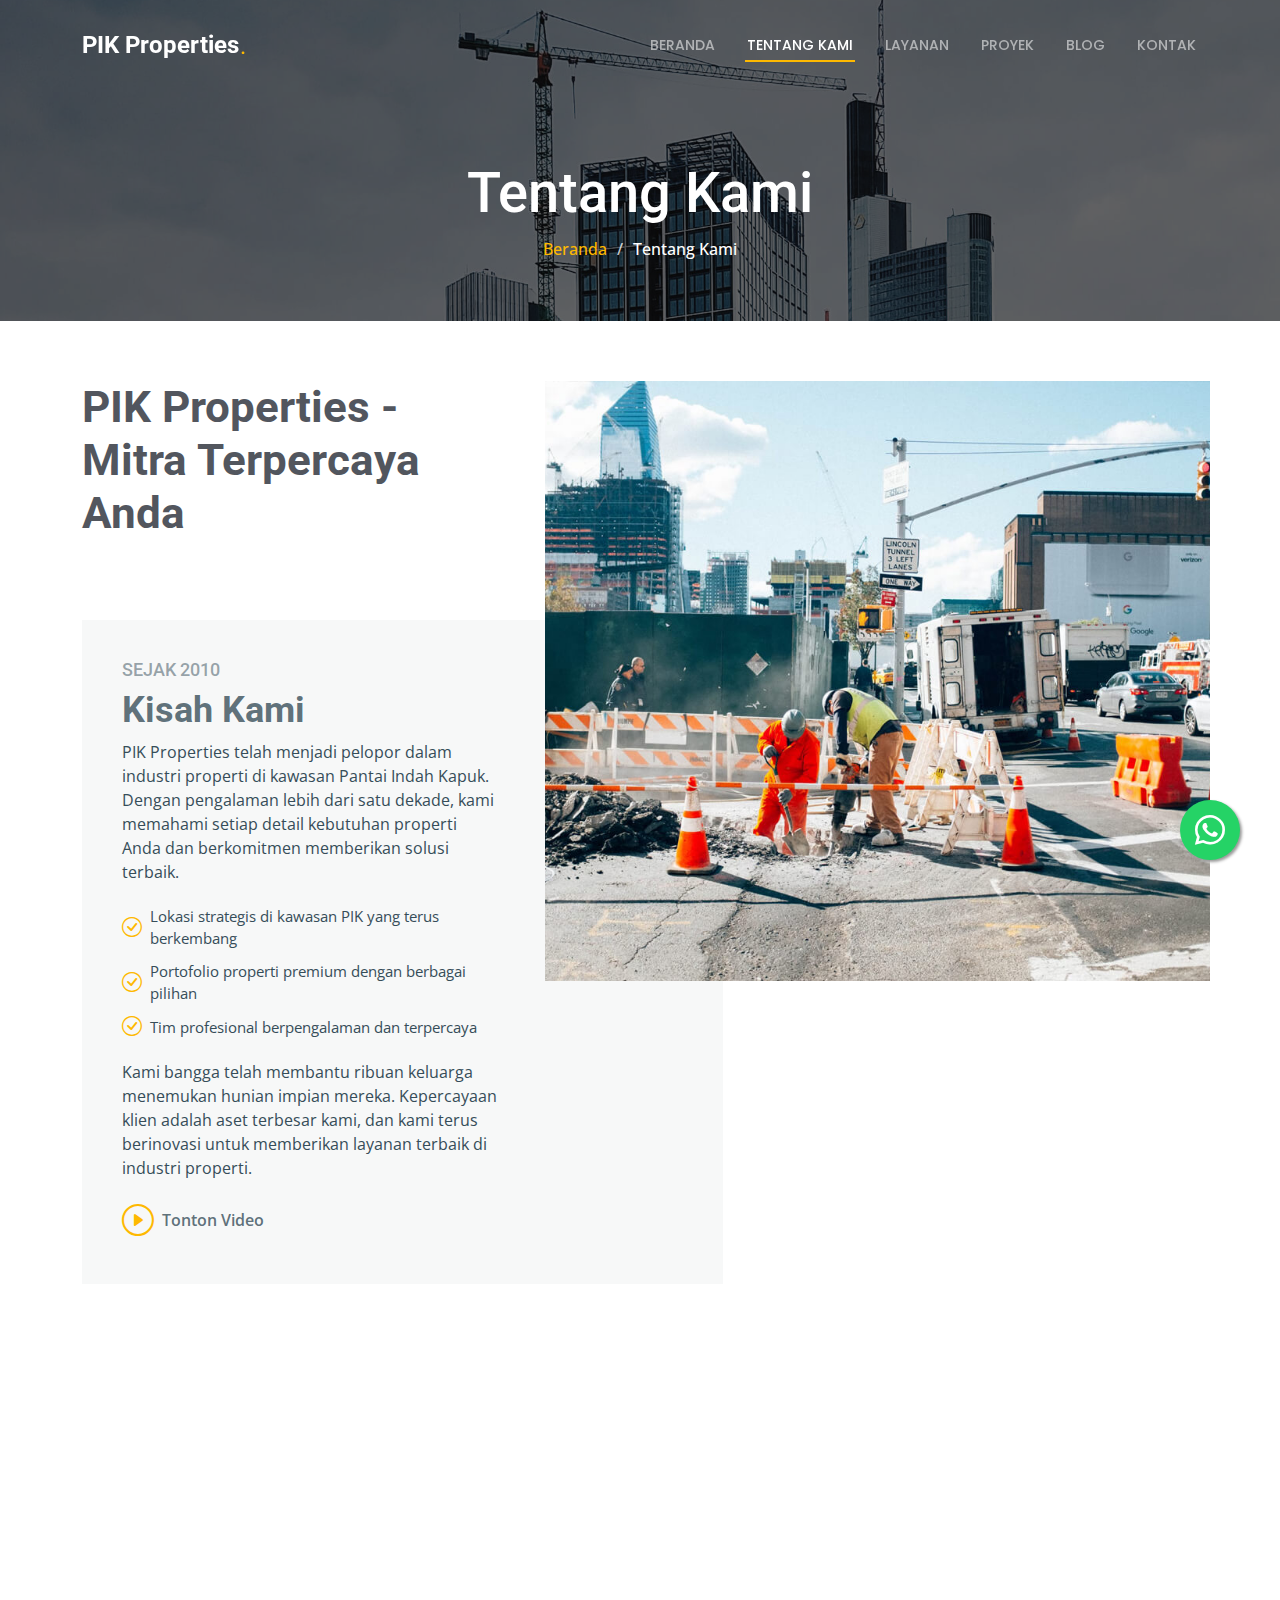
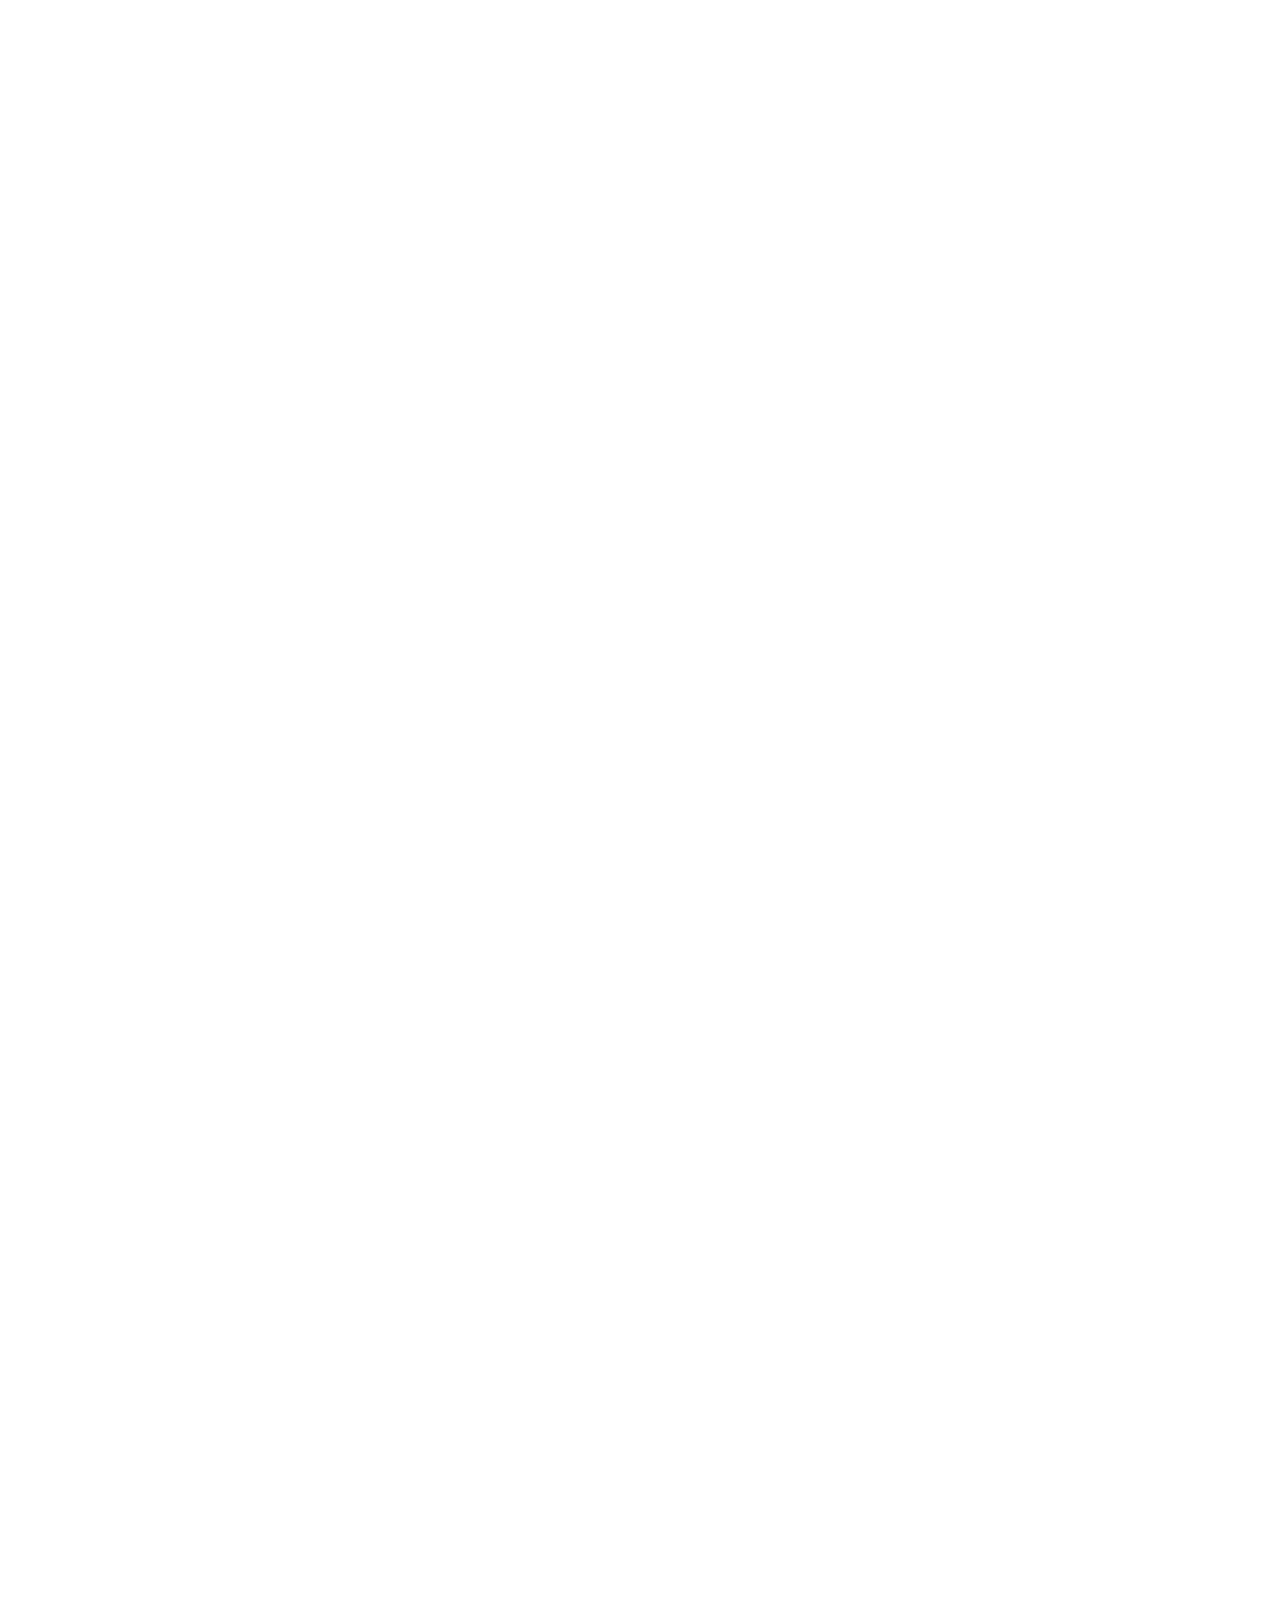
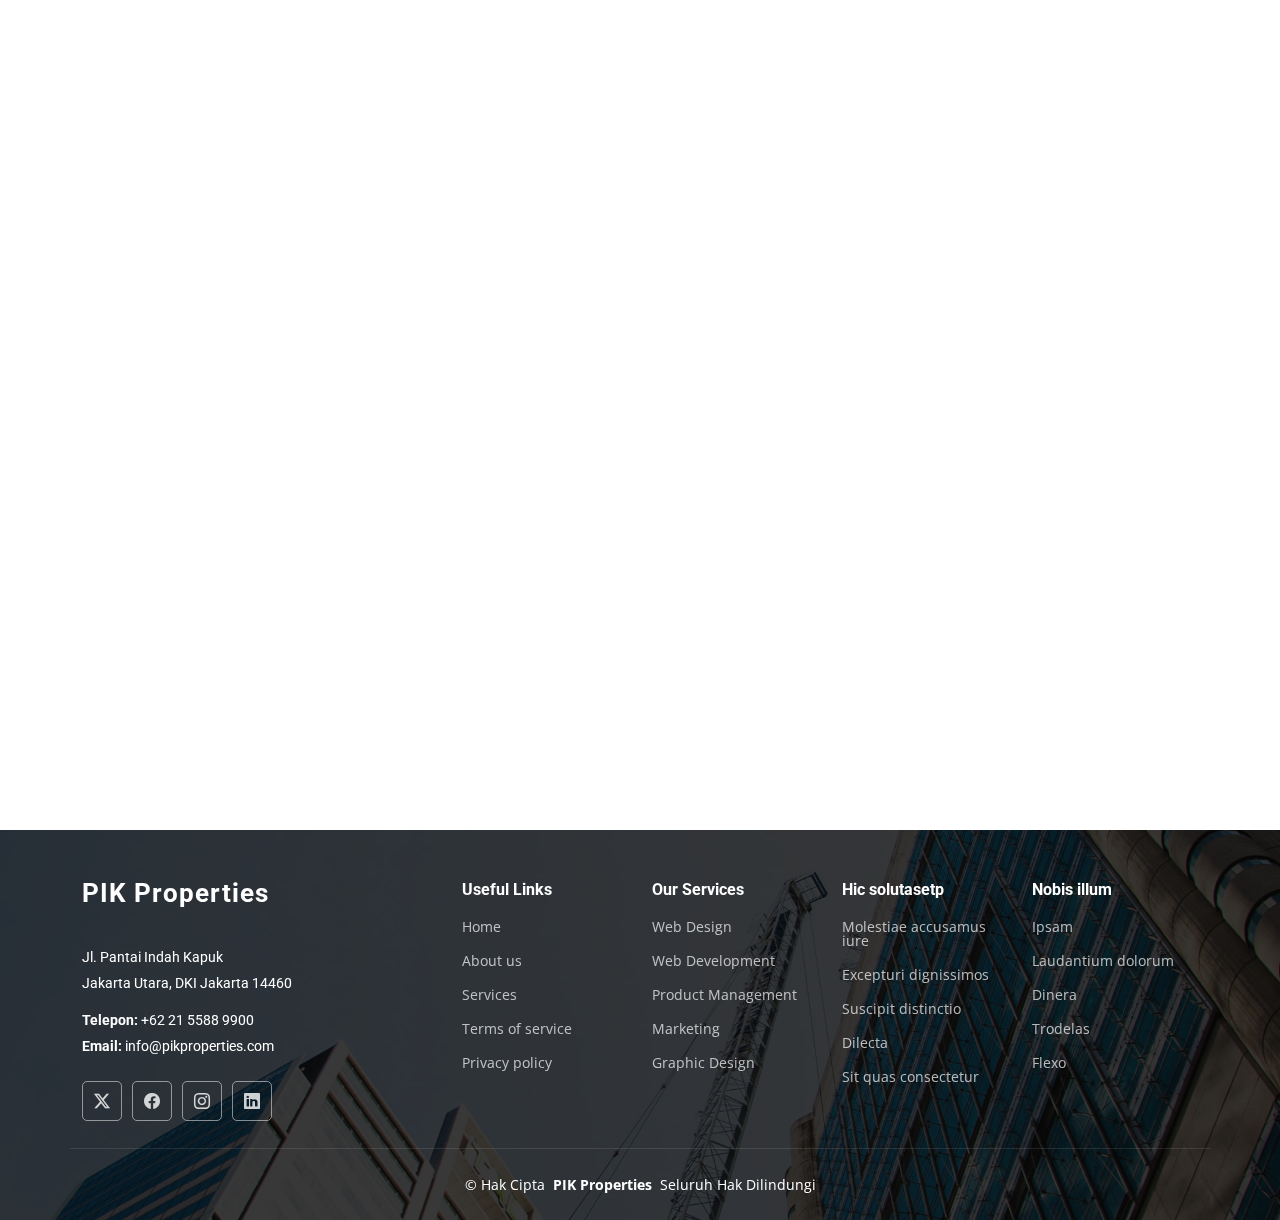
<file: about.html>
<!DOCTYPE html>
<html lang="en">

<head>
  <meta charset="utf-8">
  <meta content="width=device-width, initial-scale=1.0" name="viewport">
  <title>Tentang Kami - PIK Properties</title>
  <meta name="description"
    content="Tentang PIK Properties - Perusahaan properti terpercaya di kawasan Pantai Indah Kapuk Jakarta">
  <meta name="keywords" content="tentang pik properties, perusahaan properti pik, properti jakarta">

  <!-- Favicons -->
  <link href="assets/img/favicon.png" rel="icon">
  <link href="assets/img/apple-touch-icon.png" rel="apple-touch-icon">

  <!-- Fonts -->
  <link href="https://fonts.googleapis.com" rel="preconnect">
  <link href="https://fonts.gstatic.com" rel="preconnect" crossorigin>
  <link
    href="https://fonts.googleapis.com/css2?family=Roboto:ital,wght@0,100;0,300;0,400;0,500;0,700;0,900;1,100;1,300;1,400;1,500;1,700;1,900&family=Open+Sans:ital,wght@0,300;0,400;0,500;0,600;0,700;0,800;1,300;1,400;1,500;1,600;1,700;1,800&family=Poppins:ital,wght@0,100;0,200;0,300;0,400;0,500;0,600;0,700;0,800;0,900;1,100;1,200;1,300;1,400;1,500;1,600;1,700;1,800;1,900&display=swap"
    rel="stylesheet">

  <!-- Vendor CSS Files -->
  <link href="assets/vendor/bootstrap/css/bootstrap.min.css" rel="stylesheet">
  <link href="assets/vendor/bootstrap-icons/bootstrap-icons.css" rel="stylesheet">
  <link href="assets/vendor/aos/aos.css" rel="stylesheet">
  <link href="assets/vendor/fontawesome-free/css/all.min.css" rel="stylesheet">
  <link href="assets/vendor/swiper/swiper-bundle.min.css" rel="stylesheet">
  <link href="assets/vendor/glightbox/css/glightbox.min.css" rel="stylesheet">

  <!-- Main CSS File -->
  <link href="assets/css/main.css" rel="stylesheet">

  <style>
    /* Floating WhatsApp Button */
    .float-wa {
      position: fixed;
      width: 60px;
      height: 60px;
      bottom: 40px;
      right: 40px;
      background-color: #25d366;
      color: #FFF;
      border-radius: 50px;
      text-align: center;
      font-size: 30px;
      box-shadow: 2px 2px 3px #999;
      z-index: 1000;
      display: flex;
      align-items: center;
      justify-content: center;
      transition: all 0.3s ease;
    }

    .float-wa:hover {
      background-color: #128C7E;
      color: #fff;
      transform: scale(1.1);
    }
  </style>

</head>

<body class="about-page">

  <header id="header" class="header d-flex align-items-center fixed-top">
    <div class="container-fluid container-xl position-relative d-flex align-items-center justify-content-between">

      <a href="index.html" class="logo d-flex align-items-center">
        <!-- Uncomment the line below if you also wish to use an image logo -->
        <!-- <img src="assets/img/logo.webp" alt=""> -->
        <h1 class="sitename">PIK Properties</h1> <span>.</span>
      </a>

      <nav id="navmenu" class="navmenu">
        <ul>
          <li><a href="index.html">Beranda</a></li>
          <li><a href="about.html" class="active">Tentang Kami</a></li>
          <li><a href="services.html">Layanan</a></li>
          <li><a href="projects.html">Proyek</a></li>
          <li><a href="blog.html">Blog</a></li>
          <li><a href="contact.html">Kontak</a></li>
        </ul>
        <i class="mobile-nav-toggle d-xl-none bi bi-list"></i>
      </nav>

    </div>
  </header>

  <main class="main">

    <!-- Page Title -->
    <div class="page-title dark-background" style="background-image: url(assets/img/page-title-bg.jpg);">
      <div class="container position-relative">
        <h1>Tentang Kami</h1>
        <nav class="breadcrumbs">
          <ol>
            <li><a href="index.html">Beranda</a></li>
            <li class="current">Tentang Kami</li>
          </ol>
        </nav>
      </div>
    </div><!-- End Page Title -->

    <!-- About Section -->
    <section id="about" class="about section">

      <div class="container">

        <div class="row position-relative">

          <div class="col-lg-7 about-img" data-aos="zoom-out" data-aos-delay="200"><img src="assets/img/about.jpg">
          </div>

          <div class="col-lg-7" data-aos="fade-up" data-aos-delay="100">
            <h2 class="inner-title">PIK Properties - Mitra Terpercaya Anda</h2>
            <div class="our-story">
              <h4>Sejak 2010</h4>
              <h3>Kisah Kami</h3>
              <p>PIK Properties telah menjadi pelopor dalam industri properti di kawasan Pantai Indah Kapuk. Dengan
                pengalaman lebih dari satu dekade, kami memahami setiap detail kebutuhan properti Anda dan berkomitmen
                memberikan solusi terbaik.</p>
              <ul>
                <li><i class="bi bi-check-circle"></i> <span>Lokasi strategis di kawasan PIK yang terus
                    berkembang</span></li>
                <li><i class="bi bi-check-circle"></i> <span>Portofolio properti premium dengan berbagai pilihan</span>
                </li>
                <li><i class="bi bi-check-circle"></i> <span>Tim profesional berpengalaman dan terpercaya</span></li>
              </ul>
              <p>Kami bangga telah membantu ribuan keluarga menemukan hunian impian mereka. Kepercayaan klien adalah
                aset terbesar kami, dan kami terus berinovasi untuk memberikan layanan terbaik di industri properti.</p>

              <div class="watch-video d-flex align-items-center position-relative">
                <i class="bi bi-play-circle"></i>
                <a href="https://www.youtube.com/watch?v=Y7f98aduVJ8" class="glightbox stretched-link">Tonton Video</a>
              </div>
            </div>
          </div>

        </div>

      </div>

    </section><!-- /About Section -->

    <!-- Stats Counter Section -->
    <section id="stats-counter" class="stats-counter section">

      <!-- Section Title -->
      <div class="container section-title" data-aos="fade-up">
        <h2>Statistik</h2>
        <p>Pencapaian kami dalam melayani kebutuhan properti di kawasan PIK</p>
      </div><!-- End Section Title -->

      <div class="container" data-aos="fade-up" data-aos-delay="100">

        <div class="row gy-4">

          <div class="col-lg-3 col-md-6">
            <div class="stats-item d-flex align-items-center w-100 h-100">
              <i class="bi bi-emoji-smile color-blue flex-shrink-0"></i>
              <div>
                <span data-purecounter-start="0" data-purecounter-end="232" data-purecounter-duration="1"
                  class="purecounter"></span>
                <p>Klien Puas</p>
              </div>
            </div>
          </div><!-- End Stats Item -->

          <div class="col-lg-3 col-md-6">
            <div class="stats-item d-flex align-items-center w-100 h-100">
              <i class="bi bi-journal-richtext color-orange flex-shrink-0"></i>
              <div>
                <span data-purecounter-start="0" data-purecounter-end="521" data-purecounter-duration="1"
                  class="purecounter"></span>
                <p>Proyek Selesai</p>
              </div>
            </div>
          </div><!-- End Stats Item -->

          <div class="col-lg-3 col-md-6">
            <div class="stats-item d-flex align-items-center w-100 h-100">
              <i class="bi bi-headset color-green flex-shrink-0"></i>
              <div>
                <span data-purecounter-start="0" data-purecounter-end="1463" data-purecounter-duration="1"
                  class="purecounter"></span>
                <p>Jam Layanan</p>
              </div>
            </div>
          </div><!-- End Stats Item -->

          <div class="col-lg-3 col-md-6">
            <div class="stats-item d-flex align-items-center w-100 h-100">
              <i class="bi bi-people color-pink flex-shrink-0"></i>
              <div>
                <span data-purecounter-start="0" data-purecounter-end="15" data-purecounter-duration="1"
                  class="purecounter"></span>
                <p>Tim Profesional</p>
              </div>
            </div>
          </div><!-- End Stats Item -->

        </div>

      </div>

    </section><!-- /Stats Counter Section -->

    <!-- Alt Services 3 Section -->
    <section id="alt-services-3" class="alt-services-3 section">

      <div class="container">

        <div class="row justify-content-around gy-4">
          <div class="features-image col-lg-6" data-aos="fade-up" data-aos-delay="100"><img
              src="assets/img/alt-services.jpg" alt=""></div>

          <div class="col-lg-5 d-flex flex-column justify-content-center" data-aos="fade-up" data-aos-delay="200">
            <h3>Visi Kami: Membangun Masa Depan</h3>
            <p>Menjadi pengembang dan agen properti terdepan yang memberikan nilai tambah bagi setiap investasi klien
              kami, serta berkontribusi pada pembangunan tata kota yang modern dan berkelanjutan.</p>

            <div class="icon-box d-flex position-relative" data-aos="fade-up" data-aos-delay="300">
              <i class="bi bi-easel flex-shrink-0"></i>
              <div>
                <h4><a href="" class="stretched-link">Inovasi Berkelanjutan</a></h4>
                <p>Selalu menghadirkan konsep properti terbaru yang relevan dengan perkembangan zaman dan kebutuhan
                  masyarakat urban.</p>
              </div>
            </div><!-- End Icon Box -->

            <div class="icon-box d-flex position-relative" data-aos="fade-up" data-aos-delay="400">
              <i class="bi bi-patch-check flex-shrink-0"></i>
              <div>
                <h4><a href="" class="stretched-link">Integritas Tinggi</a></h4>
                <p>Menjunjung tinggi kejujuran dan transparansi dalam setiap transaksi demi kepercayaan jangka panjang.
                </p>
              </div>
            </div><!-- End Icon Box -->

            <div class="icon-box d-flex position-relative" data-aos="fade-up" data-aos-delay="500">
              <i class="bi bi-brightness-high flex-shrink-0"></i>
              <div>
                <h4><a href="" class="stretched-link">Kualitas Prima</a></h4>
                <p>Hanya menyajikan properti dengan standar kualitas konstruksi dan desain terbaik.</p>
              </div>
            </div><!-- End Icon Box -->

            <div class="icon-box d-flex position-relative" data-aos="fade-up" data-aos-delay="600">
              <i class="bi bi-brightness-high flex-shrink-0"></i>
              <div>
                <h4><a href="" class="stretched-link">Pelayanan Sepenuh Hati</a></h4>
                <p>Kepuasan klien adalah prioritas utama kami dalam memberikan layanan konsultasi hingga purna jual.</p>
              </div>
            </div><!-- End Icon Box -->

          </div>
        </div>

      </div>

    </section><!-- /Alt Services 3 Section -->

    <!-- Alt Services 2 Section -->
    <section id="alt-services-2" class="alt-services-2 section">

      <div class="container">

        <div class="row justify-content-around gy-4">

          <div class="col-lg-6 d-flex flex-column justify-content-center order-2 order-lg-1" data-aos="fade-up"
            data-aos-delay="100">
            <h3>Nilai-Nilai Perusahaan</h3>
            <p>Dalam setiap langkah, kami berpegang teguh pada nilai-nilai yang menjadikan kami partner properti terbaik
              bagi Anda.</p>

            <div class="row">

              <div class="col-lg-6 icon-box d-flex">
                <i class="bi bi-easel flex-shrink-0"></i>
                <div>
                  <h4>Profesionalisme</h4>
                  <p>Tim ahli yang kompeten dan bersertifikat di bidangnya.</p>
                </div>
              </div><!-- End Icon Box -->

              <div class="col-lg-6 icon-box d-flex">
                <i class="bi bi-patch-check flex-shrink-0"></i>
                <div>
                  <h4>Transparansi</h4>
                  <p>Semua informasi disampaikan secara terbuka tanpa ada yang ditutupi.</p>
                </div>
              </div><!-- End Icon Box -->

              <div class="col-lg-6 icon-box d-flex">
                <i class="bi bi-brightness-high flex-shrink-0"></i>
                <div>
                  <h4>Solutif</h4>
                  <p>Selalu memberikan solusi terbaik untuk setiap masalah properti Anda.</p>
                </div>
              </div><!-- End Icon Box -->

              <div class="col-lg-6 icon-box d-flex">
                <i class="bi bi-rocket-takeoff flex-shrink-0"></i>
                <div>
                  <h4>Inovasi</h4>
                  <p>Terus berinovasi mengikuti perkembangan teknologi dan tren pasar properti.</p>
                </div>
              </div><!-- End Icon Box -->

            </div>

          </div>

          <div class="features-image col-lg-5 order-1 order-lg-2" data-aos="fade-up" data-aos-delay="200">
            <img src="assets/img/features/features-3.webp" alt="">
          </div>

        </div>

      </div>

    </section><!-- /Alt Services 2 Section -->

    </div>

    </section><!-- /Alt Services 2 Section -->

    <!-- Team Section -->
    <section id="team" class="team section">

      <!-- Section Title -->
      <div class="container section-title" data-aos="fade-up">
        <h2>Tim Kami</h2>
        <p>Profesional berpengalaman yang siap membantu kebutuhan properti Anda</p>
      </div><!-- End Section Title -->

      <div class="container">

        <div class="row gy-5">

          <div class="col-lg-4 col-md-6 member" data-aos="fade-up" data-aos-delay="100">
            <div class="member-img">
              <img src="assets/img/person/person-m-7.webp" class="img-fluid" alt="">
              <div class="social">
                <a href="#"><i class="bi bi-twitter-x"></i></a>
                <a href="#"><i class="bi bi-facebook"></i></a>
                <a href="#"><i class="bi bi-instagram"></i></a>
                <a href="#"><i class="bi bi-linkedin"></i></a>
              </div>
            </div>
            <div class="member-info text-center">
              <h4>Walter White</h4>
              <span>Chief Executive Officer</span>
              <p>Aliquam iure quaerat voluptatem praesentium possimus unde laudantium vel dolorum distinctio dire flow
              </p>
            </div>
          </div><!-- End Team Member -->

          <div class="col-lg-4 col-md-6 member" data-aos="fade-up" data-aos-delay="200">
            <div class="member-img">
              <img src="assets/img/person/person-f-8.webp" class="img-fluid" alt="">
              <div class="social">
                <a href="#"><i class="bi bi-twitter-x"></i></a>
                <a href="#"><i class="bi bi-facebook"></i></a>
                <a href="#"><i class="bi bi-instagram"></i></a>
                <a href="#"><i class="bi bi-linkedin"></i></a>
              </div>
            </div>
            <div class="member-info text-center">
              <h4>Sarah Jhonson</h4>
              <span>Product Manager</span>
              <p>Labore ipsam sit consequatur exercitationem rerum laboriosam laudantium aut quod dolores exercitationem
                ut</p>
            </div>
          </div><!-- End Team Member -->

          <div class="col-lg-4 col-md-6 member" data-aos="fade-up" data-aos-delay="300">
            <div class="member-img">
              <img src="assets/img/person/person-m-6.webp" class="img-fluid" alt="">
              <div class="social">
                <a href="#"><i class="bi bi-twitter-x"></i></a>
                <a href="#"><i class="bi bi-facebook"></i></a>
                <a href="#"><i class="bi bi-instagram"></i></a>
                <a href="#"><i class="bi bi-linkedin"></i></a>
              </div>
            </div>
            <div class="member-info text-center">
              <h4>William Anderson</h4>
              <span>CTO</span>
              <p>Illum minima ea autem doloremque ipsum quidem quas aspernatur modi ut praesentium vel tque sed facilis
                at qui</p>
            </div>
          </div><!-- End Team Member -->

          <div class="col-lg-4 col-md-6 member" data-aos="fade-up" data-aos-delay="400">
            <div class="member-img">
              <img src="assets/img/person/person-f-4.webp" class="img-fluid" alt="">
              <div class="social">
                <a href="#"><i class="bi bi-twitter-x"></i></a>
                <a href="#"><i class="bi bi-facebook"></i></a>
                <a href="#"><i class="bi bi-instagram"></i></a>
                <a href="#"><i class="bi bi-linkedin"></i></a>
              </div>
            </div>
            <div class="member-info text-center">
              <h4>Amanda Jepson</h4>
              <span>Accountant</span>
              <p>Magni voluptatem accusamus assumenda cum nisi aut qui dolorem voluptate sed et veniam quasi quam
                consectetur</p>
            </div>
          </div><!-- End Team Member -->

          <div class="col-lg-4 col-md-6 member" data-aos="fade-up" data-aos-delay="500">
            <div class="member-img">
              <img src="assets/img/person/person-m-12.webp" class="img-fluid" alt="">
              <div class="social">
                <a href="#"><i class="bi bi-twitter-x"></i></a>
                <a href="#"><i class="bi bi-facebook"></i></a>
                <a href="#"><i class="bi bi-instagram"></i></a>
                <a href="#"><i class="bi bi-linkedin"></i></a>
              </div>
            </div>
            <div class="member-info text-center">
              <h4>Brian Doe</h4>
              <span>Marketing</span>
              <p>Qui consequuntur quos accusamus magnam quo est molestiae eius laboriosam sunt doloribus quia impedit
                laborum velit</p>
            </div>
          </div><!-- End Team Member -->

          <div class="col-lg-4 col-md-6 member" data-aos="fade-up" data-aos-delay="600">
            <div class="member-img">
              <img src="assets/img/person/person-f-9.webp" class="img-fluid" alt="">
              <div class="social">
                <a href="#"><i class="bi bi-twitter-x"></i></a>
                <a href="#"><i class="bi bi-facebook"></i></a>
                <a href="#"><i class="bi bi-instagram"></i></a>
                <a href="#"><i class="bi bi-linkedin"></i></a>
              </div>
            </div>
            <div class="member-info text-center">
              <h4>Josepha Palas</h4>
              <span>Operation</span>
              <p>Sint sint eveniet explicabo amet consequatur nesciunt error enim rerum earum et omnis fugit eligendi
                cupiditate vel</p>
            </div>
          </div><!-- End Team Member -->

        </div>

      </div>

    </section><!-- /Team Section -->

  </main>

  <footer id="footer" class="footer dark-background">

    <div class="container footer-top">
      <div class="row gy-4">
        <div class="col-lg-4 col-md-6 footer-about">
          <a href="index.html" class="logo d-flex align-items-center">
            <span class="sitename">PIK Properties</span>
          </a>
          <div class="footer-contact pt-3">
            <p>Jl. Pantai Indah Kapuk</p>
            <p>Jakarta Utara, DKI Jakarta 14460</p>
            <p class="mt-3"><strong>Telepon:</strong> <span>+62 21 5588 9900</span></p>
            <p><strong>Email:</strong> <span>info@pikproperties.com</span></p>
          </div>
          <div class="social-links d-flex mt-4">
            <a href=""><i class="bi bi-twitter-x"></i></a>
            <a href=""><i class="bi bi-facebook"></i></a>
            <a href=""><i class="bi bi-instagram"></i></a>
            <a href=""><i class="bi bi-linkedin"></i></a>
          </div>
        </div>

        <div class="col-lg-2 col-md-3 footer-links">
          <h4>Useful Links</h4>
          <ul>
            <li><a href="#">Home</a></li>
            <li><a href="#">About us</a></li>
            <li><a href="#">Services</a></li>
            <li><a href="#">Terms of service</a></li>
            <li><a href="#">Privacy policy</a></li>
          </ul>
        </div>

        <div class="col-lg-2 col-md-3 footer-links">
          <h4>Our Services</h4>
          <ul>
            <li><a href="#">Web Design</a></li>
            <li><a href="#">Web Development</a></li>
            <li><a href="#">Product Management</a></li>
            <li><a href="#">Marketing</a></li>
            <li><a href="#">Graphic Design</a></li>
          </ul>
        </div>

        <div class="col-lg-2 col-md-3 footer-links">
          <h4>Hic solutasetp</h4>
          <ul>
            <li><a href="#">Molestiae accusamus iure</a></li>
            <li><a href="#">Excepturi dignissimos</a></li>
            <li><a href="#">Suscipit distinctio</a></li>
            <li><a href="#">Dilecta</a></li>
            <li><a href="#">Sit quas consectetur</a></li>
          </ul>
        </div>

        <div class="col-lg-2 col-md-3 footer-links">
          <h4>Nobis illum</h4>
          <ul>
            <li><a href="#">Ipsam</a></li>
            <li><a href="#">Laudantium dolorum</a></li>
            <li><a href="#">Dinera</a></li>
            <li><a href="#">Trodelas</a></li>
            <li><a href="#">Flexo</a></li>
          </ul>
        </div>

      </div>
    </div>

    <div class="container copyright text-center mt-4">
      <p>© <span>Hak Cipta</span> <strong class="px-1 sitename">PIK Properties</strong> <span>Seluruh Hak
          Dilindungi</span>
      </p>

    </div>

  </footer>

  <!-- Scroll Top -->
  <a href="#" id="scroll-top" class="scroll-top d-flex align-items-center justify-content-center"><i
      class="bi bi-arrow-up-short"></i></a>

  <!-- Floating WhatsApp Button -->
  <a href="https://wa.me/622155889900?text=Halo%20PIK%20Properties,%20saya%20tertarik%20dengan%20properti%20Anda"
    class="float-wa" target="_blank">
    <i class="bi bi-whatsapp"></i>
  </a>

  <!-- Preloader -->
  <div id="preloader"></div>

  <!-- Vendor JS Files -->
  <script src="assets/vendor/bootstrap/js/bootstrap.bundle.min.js"></script>
  <script src="assets/vendor/php-email-form/validate.js"></script>
  <script src="assets/vendor/aos/aos.js"></script>
  <script src="assets/vendor/purecounter/purecounter_vanilla.js"></script>
  <script src="assets/vendor/swiper/swiper-bundle.min.js"></script>
  <script src="assets/vendor/glightbox/js/glightbox.min.js"></script>
  <script src="assets/vendor/imagesloaded/imagesloaded.pkgd.min.js"></script>
  <script src="assets/vendor/isotope-layout/isotope.pkgd.min.js"></script>

  <!-- Main JS File -->
  <script src="assets/js/main.js"></script>

</body>

</html>
</file>
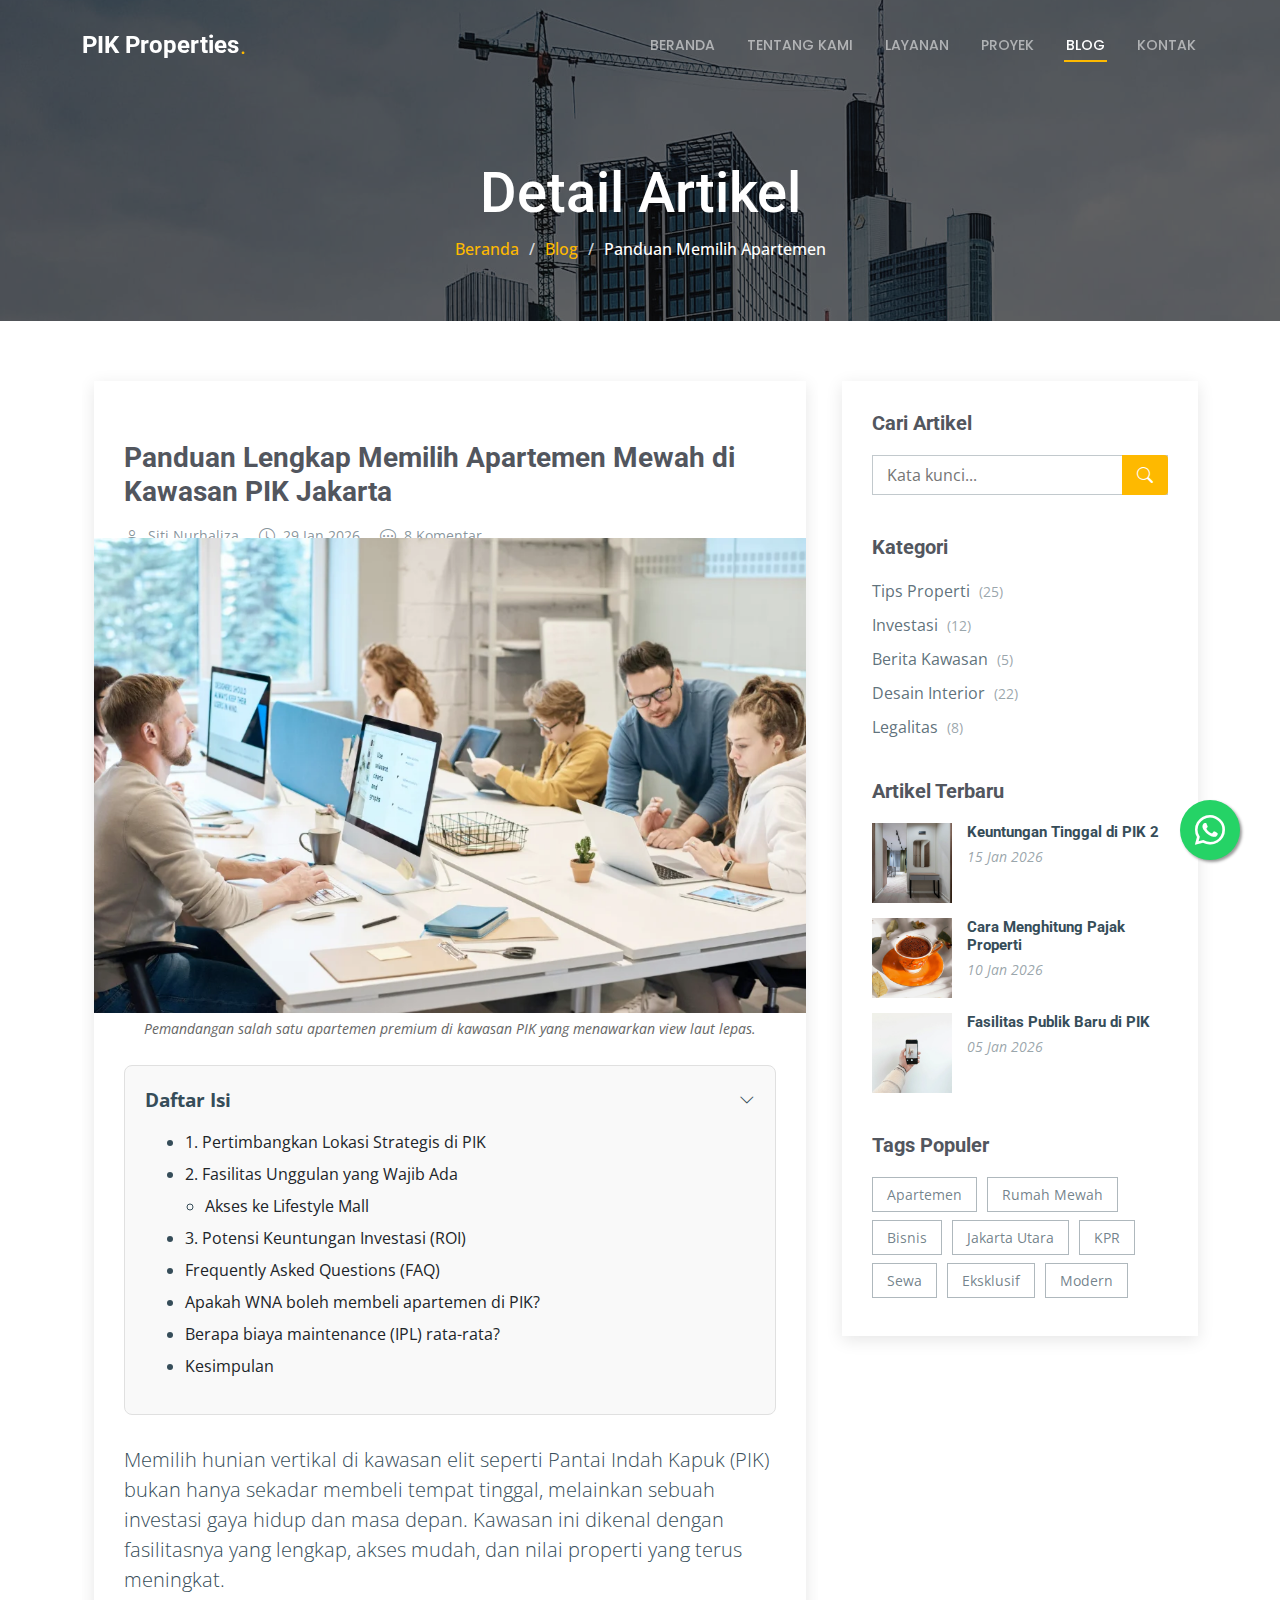
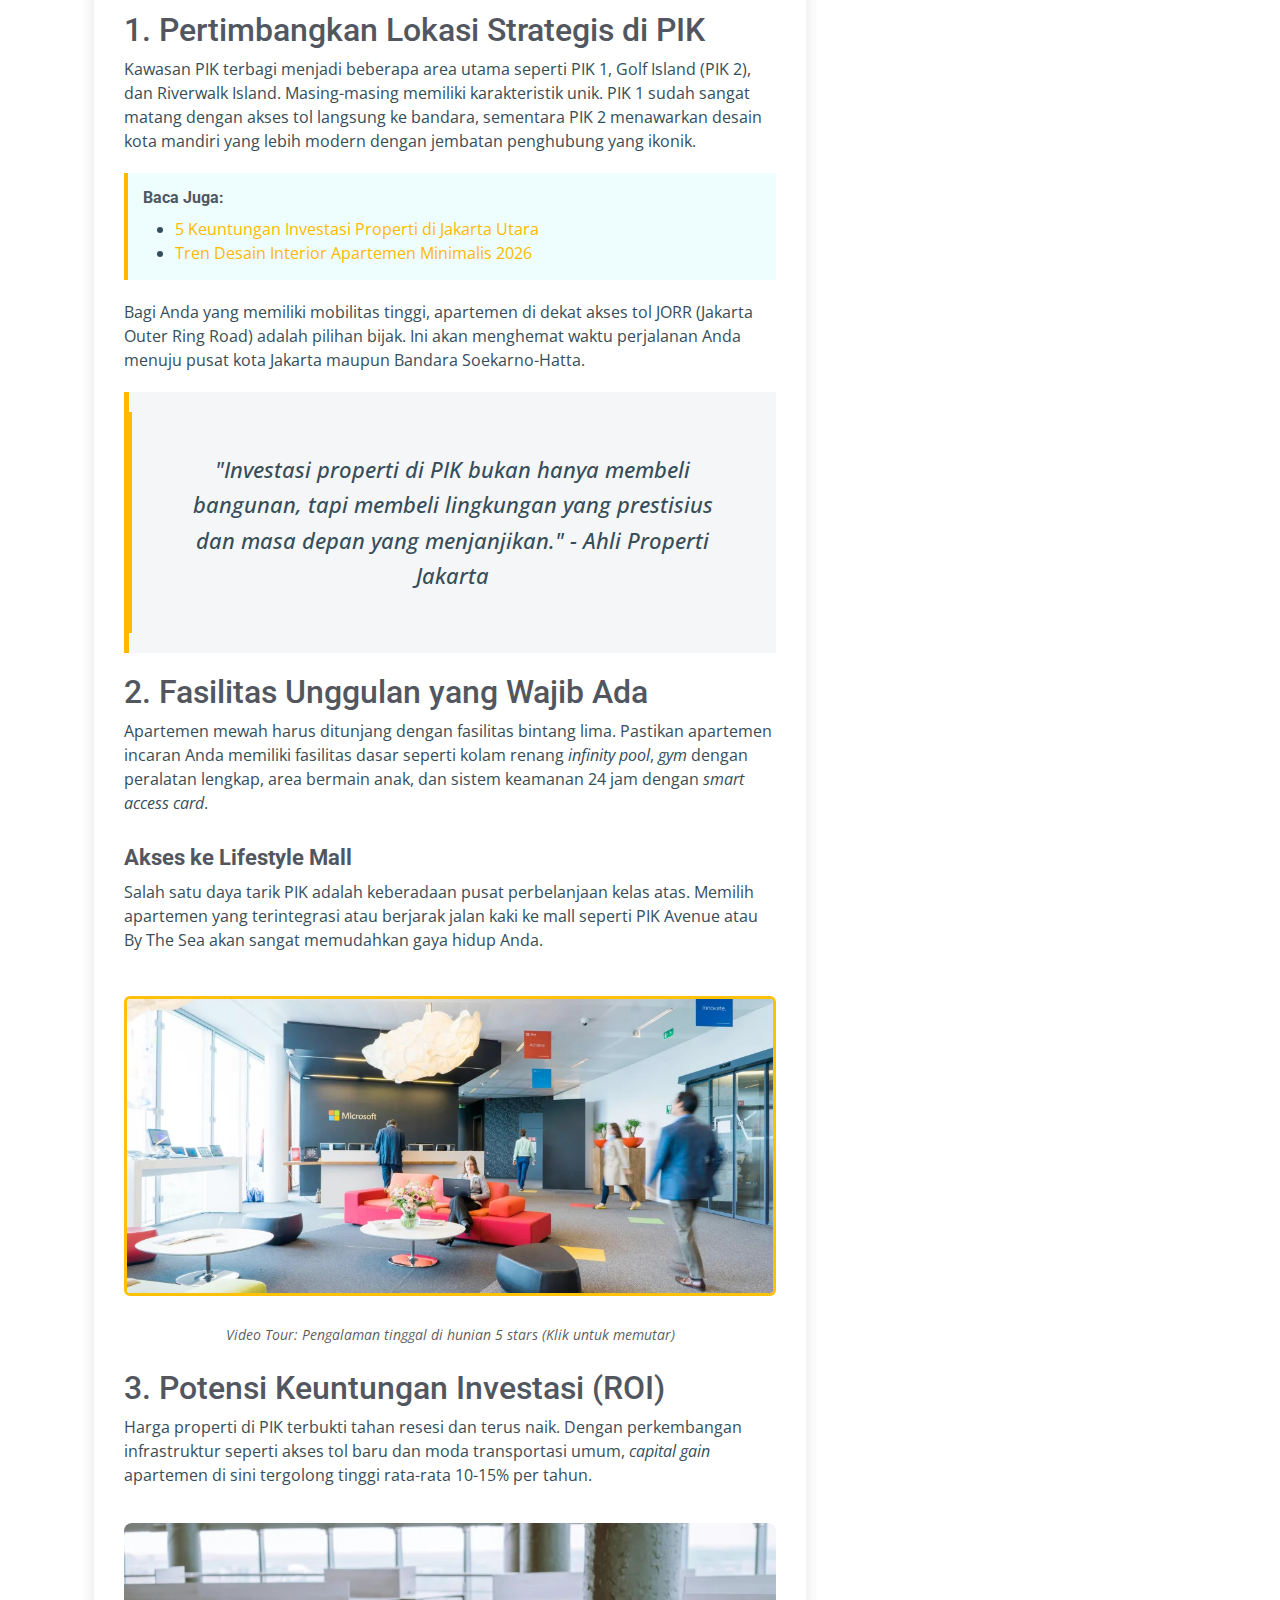
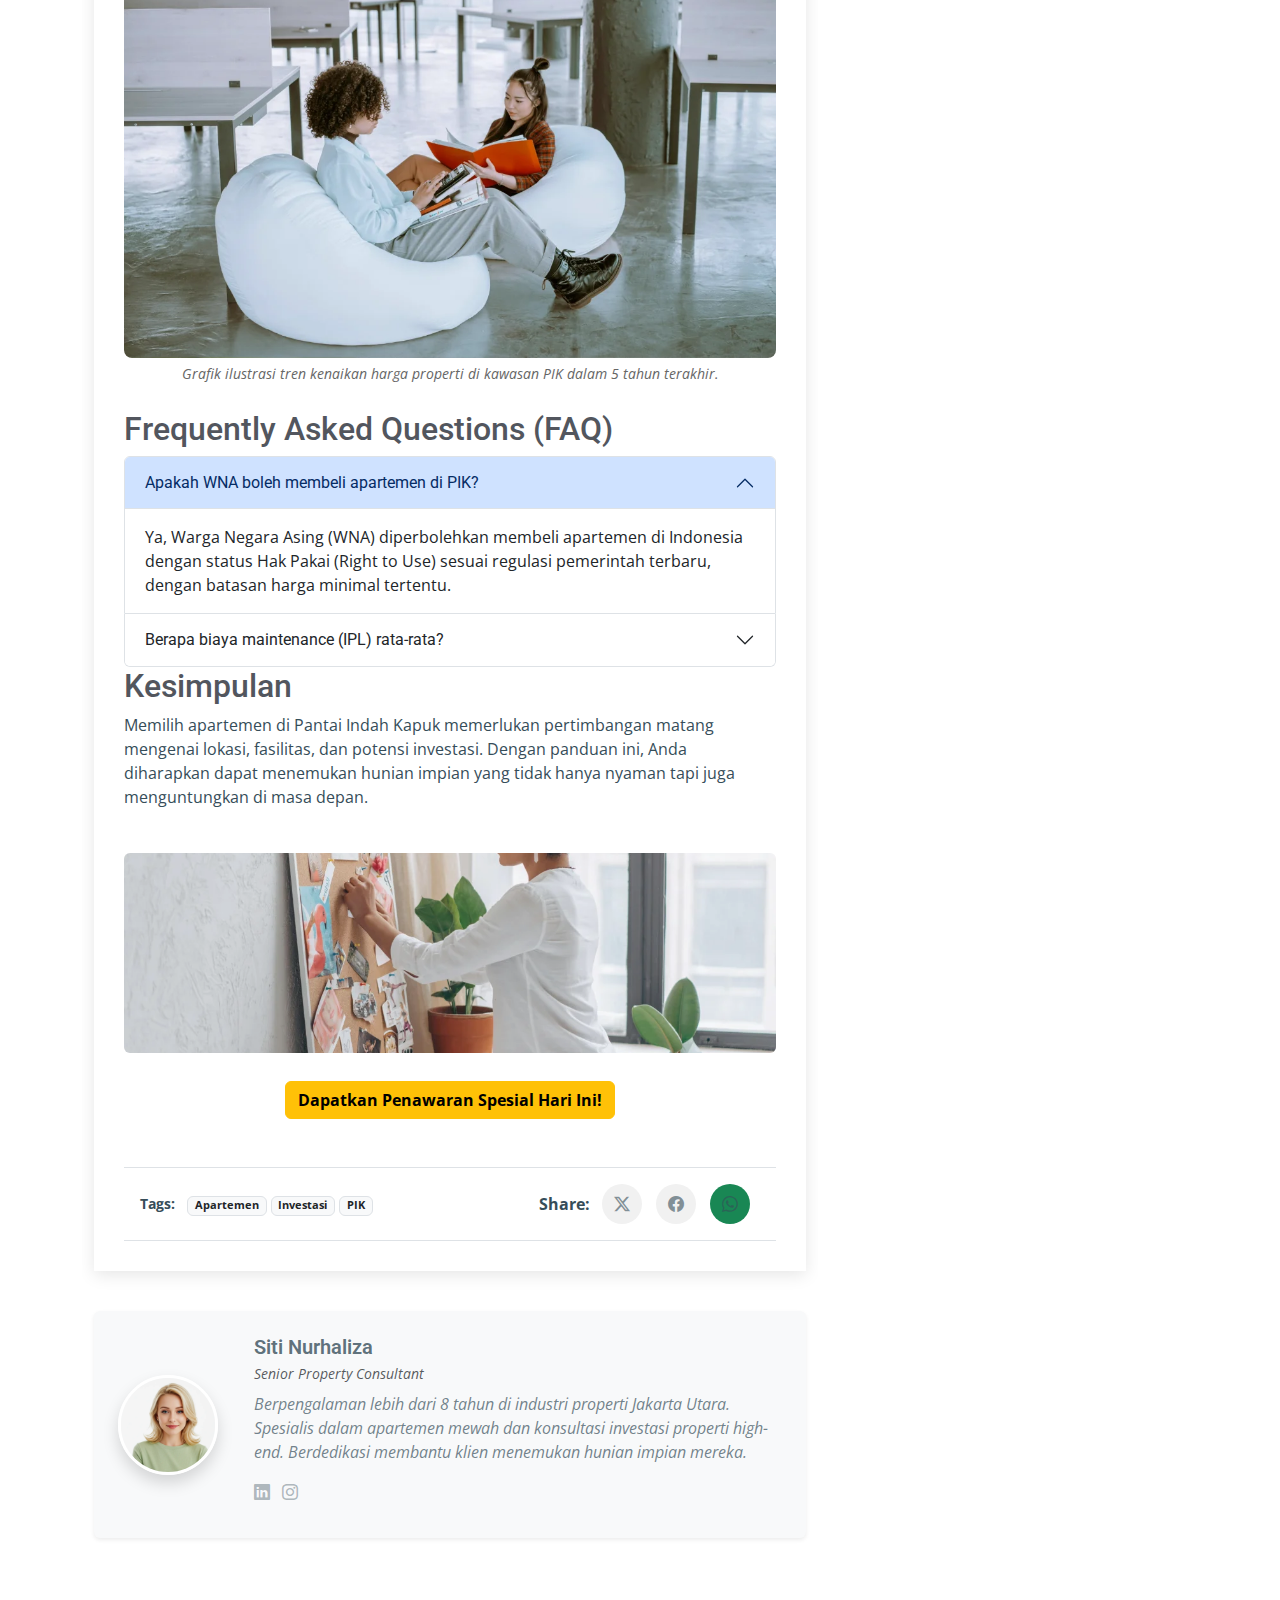
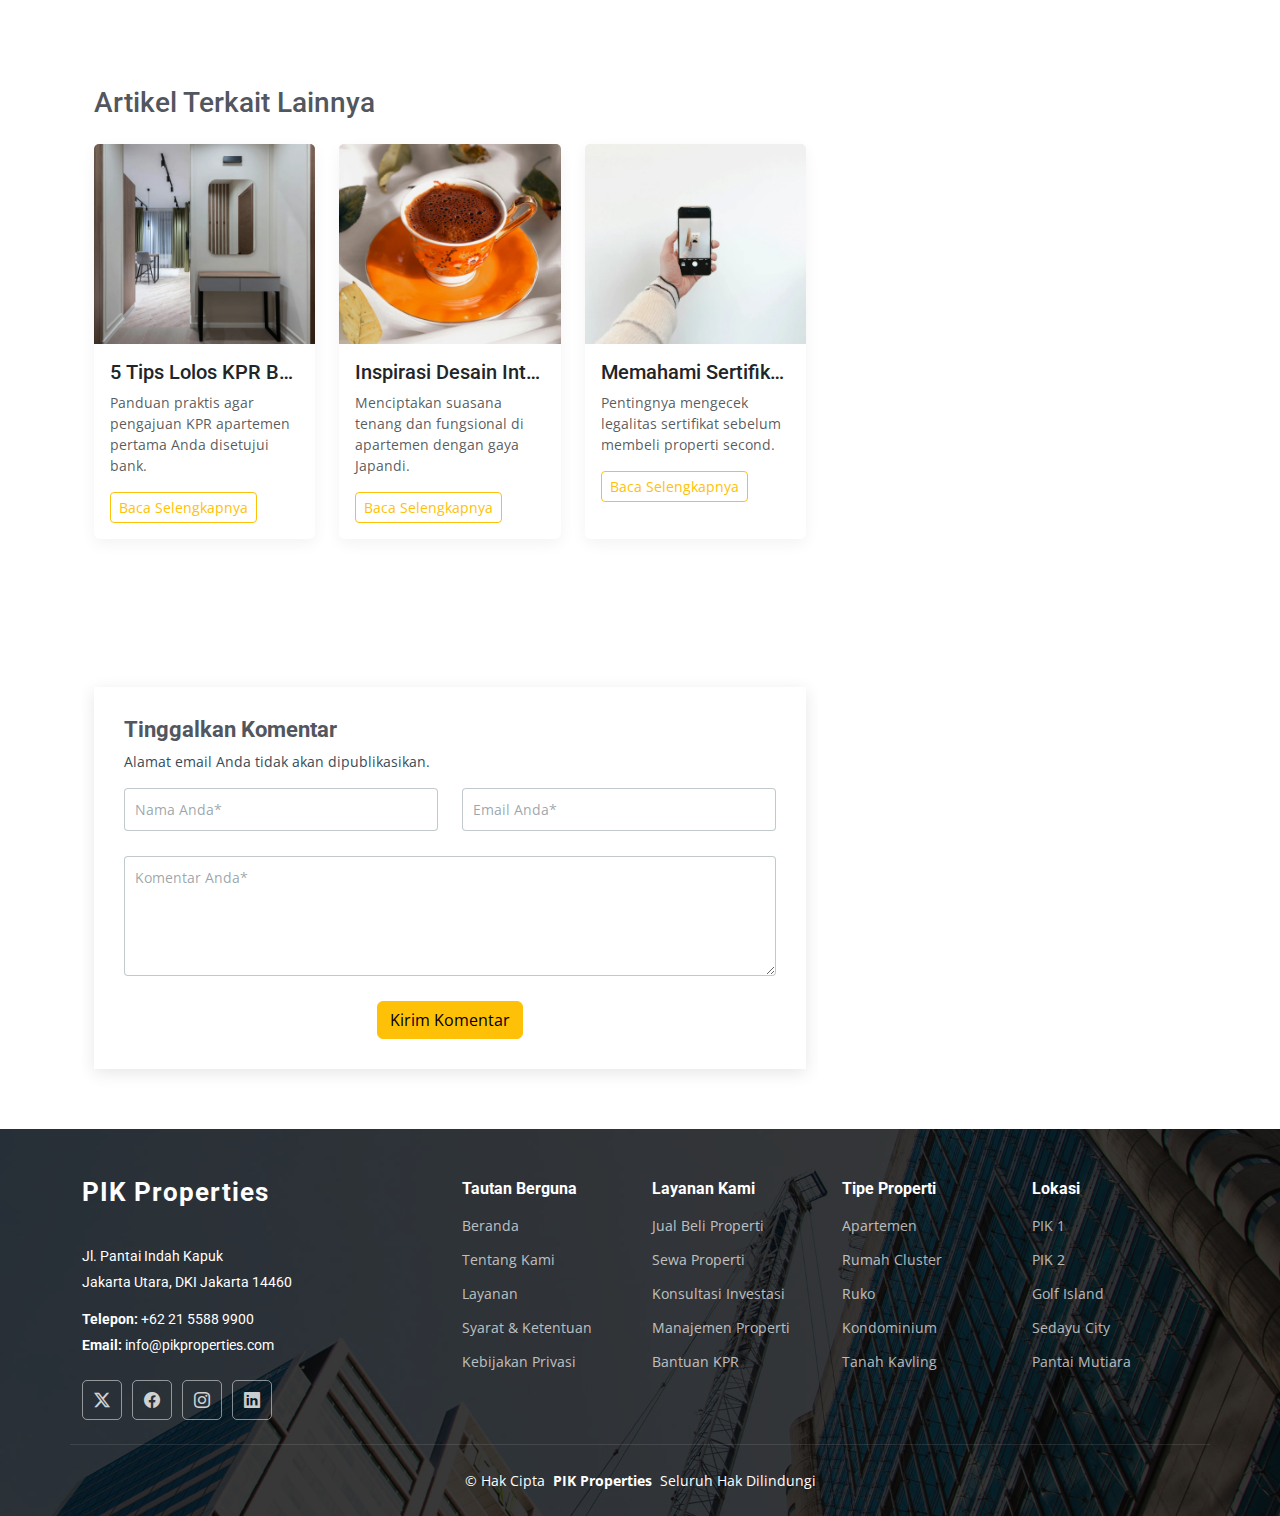
<file: blog-details.html>
<!DOCTYPE html>
<html lang="id">

<head>
  <meta charset="utf-8">
  <meta content="width=device-width, initial-scale=1.0" name="viewport">
  <title>Panduan Memilih Apartemen Mewah di PIK - Blog PIK Properties</title>
  <meta name="description"
    content="Tips lengkap memilih apartemen mewah di Pantai Indah Kapuk (PIK) Jakarta. Panduan investasi properti, fasilitas, dan keuntungan tinggal di kawasan elite PIK.">
  <meta name="keywords"
    content="apartemen pik, properti pik, investasi properti jakarta, pik properties, tips beli apartemen">
  <meta name="author" content="Siti Nurhaliza - PIK Properties">

  <!-- Open Graph / Facebook -->
  <meta property="og:type" content="article">
  <meta property="og:url" content="https://pikproperties.com/blog-details.html">
  <meta property="og:title" content="Panduan Memilih Apartemen Mewah di PIK - Blog PIK Properties">
  <meta property="og:description"
    content="Tips lengkap memilih apartemen mewah di Pantai Indah Kapuk (PIK) Jakarta. Panduan investasi properti, fasilitas, dan keuntungan tinggal di kawasan elite PIK.">
  <meta property="og:image" content="assets/img/blog/blog-post-1.webp">

  <!-- Twitter -->
  <meta property="twitter:card" content="summary_large_image">
  <meta property="twitter:url" content="https://pikproperties.com/blog-details.html">
  <meta property="twitter:title" content="Panduan Memilih Apartemen Mewah di PIK - Blog PIK Properties">
  <meta property="twitter:description"
    content="Tips lengkap memilih apartemen mewah di Pantai Indah Kapuk (PIK) Jakarta. Panduan investasi properti, fasilitas, dan keuntungan tinggal di kawasan elite PIK.">
  <meta property="twitter:image" content="assets/img/blog/blog-post-1.webp">

  <!-- Favicons -->
  <link href="assets/img/favicon.png" rel="icon">
  <link href="assets/img/apple-touch-icon.png" rel="apple-touch-icon">

  <!-- Fonts -->
  <link href="https://fonts.googleapis.com" rel="preconnect">
  <link href="https://fonts.gstatic.com" rel="preconnect" crossorigin>
  <link
    href="https://fonts.googleapis.com/css2?family=Roboto:ital,wght@0,100;0,300;0,400;0,500;0,700;0,900;1,100;1,300;1,400;1,500;1,700;1,900&family=Open+Sans:ital,wght@0,300;0,400;0,500;0,600;0,700;0,800;1,300;1,400;1,500;1,600;1,700;1,800&family=Poppins:ital,wght@0,100;0,200;0,300;0,400;0,500;0,600;0,700;0,800;0,900;1,100;1,200;1,300;1,400;1,500;1,600;1,700;1,800;1,900&display=swap"
    rel="stylesheet">

  <!-- Vendor CSS Files -->
  <link href="assets/vendor/bootstrap/css/bootstrap.min.css" rel="stylesheet">
  <link href="assets/vendor/bootstrap-icons/bootstrap-icons.css" rel="stylesheet">
  <link href="assets/vendor/aos/aos.css" rel="stylesheet">
  <link href="assets/vendor/fontawesome-free/css/all.min.css" rel="stylesheet">
  <link href="assets/vendor/swiper/swiper-bundle.min.css" rel="stylesheet">
  <link href="assets/vendor/glightbox/css/glightbox.min.css" rel="stylesheet">

  <!-- Main CSS File -->
  <link href="assets/css/main.css" rel="stylesheet">

  <!-- Custom CSS for TOC, Formatting, & Floating WA -->
  <style>
    /* Table of Contents */
    .toc-container {
      background: #f9f9f9;
      padding: 20px;
      border-radius: 8px;
      margin-bottom: 30px;
      border: 1px solid #e0e0e0;
    }

    .toc-header {
      display: flex;
      justify-content: space-between;
      align-items: center;
      cursor: pointer;
    }

    .toc-title {
      font-weight: 700;
      margin: 0;
      font-size: 1.2rem;
    }

    .toc-list {
      margin-top: 15px;
      padding-left: 20px;
      display: block;
    }

    .toc-list.hidden {
      display: none;
    }

    .toc-list ul {
      padding-left: 20px;
    }

    .toc-list li {
      margin-bottom: 8px;
    }

    /* Floating WhatsApp Button */
    .float-wa {
      position: fixed;
      width: 60px;
      height: 60px;
      bottom: 40px;
      right: 40px;
      background-color: #25d366;
      color: #FFF;
      border-radius: 50px;
      text-align: center;
      font-size: 30px;
      box-shadow: 2px 2px 3px #999;
      z-index: 1000;
      display: flex;
      align-items: center;
      justify-content: center;
      transition: all 0.3s ease;
    }

    .float-wa:hover {
      background-color: #128C7E;
      color: #fff;
      transform: scale(1.1);
    }

    /* Article Formatting */
    .article-content img {
      margin: 20px 0;
      border-radius: 8px;
    }

    .img-caption {
      text-align: center;
      font-style: italic;
      color: #666;
      font-size: 0.9rem;
      margin-top: -15px;
      margin-bottom: 25px;
    }

    .read-also {
      background: #eefdfd;
      border-left: 4px solid var(--accent-color);
      padding: 15px;
      margin: 20px 0;
    }

    .read-also h5 {
      margin: 0 0 10px 0;
      font-size: 1rem;
      font-weight: bold;
    }

    .share-buttons a {
      display: inline-flex;
      align-items: center;
      justify-content: center;
      width: 40px;
      height: 40px;
      border-radius: 50%;
      background: #f1f1f1;
      color: #333;
      margin-right: 10px;
      transition: 0.3s;
    }

    .share-buttons a:hover {
      background: var(--accent-color);
      color: #fff;
    }

    blockquote {
      background: #f9f9f9;
      border-left: 5px solid var(--accent-color);
      padding: 20px;
      margin: 20px 0;
      font-style: italic;
    }

    /* Related Articles Bottom */
    .related-articles .card {
      border: none;
      box-shadow: 0 5px 15px rgba(0, 0, 0, 0.05);
      transition: 0.3s;
    }

    .related-articles .card:hover {
      transform: translateY(-5px);
      box-shadow: 0 8px 25px rgba(0, 0, 0, 0.1);
    }

    .related-articles img {
      height: 200px;
      object-fit: cover;
    }
  </style>
</head>

<body class="blog-details-page">

  <header id="header" class="header d-flex align-items-center fixed-top">
    <div class="container-fluid container-xl position-relative d-flex align-items-center justify-content-between">

      <a href="index.html" class="logo d-flex align-items-center">
        <!-- Uncomment the line below if you also wish to use an image logo -->
        <!-- <img src="assets/img/logo.webp" alt=""> -->
        <h1 class="sitename">PIK Properties</h1> <span>.</span>
      </a>

      <nav id="navmenu" class="navmenu">
        <ul>
          <li><a href="index.html">Beranda</a></li>
          <li><a href="about.html">Tentang Kami</a></li>
          <li><a href="services.html">Layanan</a></li>
          <li><a href="projects.html">Proyek</a></li>
          <li><a href="blog.html" class="active">Blog</a></li>
          <li><a href="contact.html">Kontak</a></li>
        </ul>
        <i class="mobile-nav-toggle d-xl-none bi bi-list"></i>
      </nav>

    </div>
  </header>

  <main class="main">

    <!-- Page Title -->
    <div class="page-title dark-background" style="background-image: url(assets/img/page-title-bg.jpg);">
      <div class="container position-relative">
        <h1>Detail Artikel</h1>
        <nav class="breadcrumbs">
          <ol>
            <li><a href="index.html">Beranda</a></li>
            <li><a href="blog.html">Blog</a></li>
            <li class="current">Panduan Memilih Apartemen</li>
          </ol>
        </nav>
      </div>
    </div><!-- End Page Title -->

    <div class="container">
      <div class="row">

        <div class="col-lg-8">

          <!-- Blog Details Section -->
          <section id="blog-details" class="blog-details section">
            <div class="container">

              <article class="article">

                <!-- 1. H1 Judul -->
                <h1 class="title mb-3">Panduan Lengkap Memilih Apartemen Mewah di Kawasan PIK Jakarta</h1>

                <div class="meta-top mb-4">
                  <ul>
                    <li class="d-flex align-items-center"><i class="bi bi-person"></i> <a href="#author">Siti
                        Nurhaliza</a></li>
                    <li class="d-flex align-items-center"><i class="bi bi-clock"></i> <a href="#"><time
                          datetime="2026-01-29">29 Jan 2026</time></a></li>
                    <li class="d-flex align-items-center"><i class="bi bi-chat-dots"></i> <a href="#comments">8
                        Komentar</a></li>
                  </ul>
                </div>

                <!-- 2. Gambar Utama & Deskripsi -->
                <div class="post-img">
                  <img src="assets/img/blog/blog-post-1.webp"
                    alt="Pemandangan apartemen mewah di Pantai Indah Kapuk saat senja" class="img-fluid w-100">
                </div>
                <div class="img-caption">Pemandangan salah satu apartemen premium di kawasan PIK yang menawarkan view
                  laut lepas.</div>

                <div class="content article-content">

                  <!-- 3. TOC Otomatis -->
                  <div class="toc-container">
                    <div class="toc-header" onclick="toggleToc()">
                      <p class="toc-title">Daftar Isi</p>
                      <i class="bi bi-chevron-down" id="toc-icon"></i>
                    </div>
                    <div class="toc-list" id="toc-content">
                      <!-- TOC generated by JS -->
                    </div>
                  </div>

                  <p class="lead">
                    Memilih hunian vertikal di kawasan elit seperti Pantai Indah Kapuk (PIK) bukan hanya sekadar membeli
                    tempat tinggal, melainkan sebuah investasi gaya hidup dan masa depan. Kawasan ini dikenal dengan
                    fasilitasnya yang lengkap, akses mudah, dan nilai properti yang terus meningkat.
                  </p>

                  <h2 id="lokasi-strategis">1. Pertimbangkan Lokasi Strategis di PIK</h2>
                  <p>
                    Kawasan PIK terbagi menjadi beberapa area utama seperti PIK 1, Golf Island (PIK 2), dan Riverwalk
                    Island. Masing-masing memiliki karakteristik unik. PIK 1 sudah sangat matang dengan akses tol
                    langsung ke bandara, sementara PIK 2 menawarkan desain kota mandiri yang lebih modern dengan
                    jembatan penghubung yang ikonik.
                  </p>

                  <!-- 4. Baca Juga -->
                  <div class="read-also">
                    <h5>Baca Juga:</h5>
                    <ul class="mb-0">
                      <li><a href="#">5 Keuntungan Investasi Properti di Jakarta Utara</a></li>
                      <li><a href="#">Tren Desain Interior Apartemen Minimalis 2026</a></li>
                    </ul>
                  </div>

                  <p>
                    Bagi Anda yang memiliki mobilitas tinggi, apartemen di dekat akses tol JORR (Jakarta Outer Ring
                    Road) adalah pilihan bijak. Ini akan menghemat waktu perjalanan Anda menuju pusat kota Jakarta
                    maupun Bandara Soekarno-Hatta.
                  </p>

                  <!-- 5. Blockquote -->
                  <blockquote>
                    <p>
                      "Investasi properti di PIK bukan hanya membeli bangunan, tapi membeli lingkungan yang prestisius
                      dan masa depan yang menjanjikan." - Ahli Properti Jakarta
                    </p>
                  </blockquote>

                  <h2 id="fasilitas-unggulan">2. Fasilitas Unggulan yang Wajib Ada</h2>
                  <p>
                    Apartemen mewah harus ditunjang dengan fasilitas bintang lima. Pastikan apartemen incaran Anda
                    memiliki fasilitas dasar seperti kolam renang <i>infinity pool</i>, <i>gym</i> dengan peralatan
                    lengkap, area bermain anak, dan sistem keamanan 24 jam dengan <i>smart access card</i>.
                  </p>

                  <h3 id="lifestyle-mall">Akses ke Lifestyle Mall</h3>
                  <p>
                    Salah satu daya tarik PIK adalah keberadaan pusat perbelanjaan kelas atas. Memilih apartemen yang
                    terintegrasi atau berjarak jalan kaki ke mall seperti PIK Avenue atau By The Sea akan sangat
                    memudahkan gaya hidup Anda.
                  </p>

                  <!-- 6. Gambar Promosi GIF (Placeholder) -->
                  <div class="my-4 text-center">
                    <img src="assets/img/blog/blog-post-2.webp" alt="Video Tour Apartemen"
                      class="img-fluid rounded border border-3 border-warning"
                      style="width:100%; height:300px; object-fit:cover;">
                    <p class="small text-muted fst-italic mt-2">Video Tour: Pengalaman tinggal di hunian 5 stars (Klik
                      untuk memutar)</p>
                  </div>

                  <h2 id="potensi-investasi">3. Potensi Keuntungan Investasi (ROI)</h2>
                  <p>
                    Harga properti di PIK terbukti tahan resesi dan terus naik. Dengan perkembangan infrastruktur
                    seperti akses tol baru dan moda transportasi umum, <i>capital gain</i> apartemen di sini tergolong
                    tinggi rata-rata 10-15% per tahun.
                  </p>

                  <!-- 7. Gambar Pendukung Lainnya -->
                  <img src="assets/img/blog/blog-post-3.webp" class="img-fluid w-100"
                    alt="Grafik kenaikan harga properti di PIK">
                  <div class="img-caption">Grafik ilustrasi tren kenaikan harga properti di kawasan PIK dalam 5 tahun
                    terakhir.</div>

                  <h2 id="faq">Frequently Asked Questions (FAQ)</h2>
                  <div class="accordion" id="accordionExample">
                    <div class="accordion-item">
                      <h2 class="accordion-header" id="headingOne">
                        <button class="accordion-button" type="button" data-bs-toggle="collapse"
                          data-bs-target="#collapseOne" aria-expanded="true" aria-controls="collapseOne">
                          Apakah WNA boleh membeli apartemen di PIK?
                        </button>
                      </h2>
                      <div id="collapseOne" class="accordion-collapse collapse show" aria-labelledby="headingOne"
                        data-bs-parent="#accordionExample">
                        <div class="accordion-body">
                          Ya, Warga Negara Asing (WNA) diperbolehkan membeli apartemen di Indonesia dengan status Hak
                          Pakai (Right to Use) sesuai regulasi pemerintah terbaru, dengan batasan harga minimal
                          tertentu.
                        </div>
                      </div>
                    </div>
                    <div class="accordion-item">
                      <h2 class="accordion-header" id="headingTwo">
                        <button class="accordion-button collapsed" type="button" data-bs-toggle="collapse"
                          data-bs-target="#collapseTwo" aria-expanded="false" aria-controls="collapseTwo">
                          Berapa biaya maintenance (IPL) rata-rata?
                        </button>
                      </h2>
                      <div id="collapseTwo" class="accordion-collapse collapse" aria-labelledby="headingTwo"
                        data-bs-parent="#accordionExample">
                        <div class="accordion-body">
                          Biaya <i>Iuran Pengelolaan Lingkungan</i> (IPL) di apartemen mewah PIK berkisar antara Rp
                          25.000 hingga Rp 50.000 per meter persegi per bulan, tergantung fasilitas yang disediakan.
                        </div>
                      </div>
                    </div>
                  </div>

                  <h2 id="kesimpulan">Kesimpulan</h2>
                  <p>
                    Memilih apartemen di Pantai Indah Kapuk memerlukan pertimbangan matang mengenai lokasi, fasilitas,
                    dan potensi investasi. Dengan panduan ini, Anda diharapkan dapat menemukan hunian impian yang tidak
                    hanya nyaman tapi juga menguntungkan di masa depan.
                  </p>

                  <!-- 8. Gambar Promosi GIF Kedua -->
                  <div class="my-4 text-center">
                    <img src="assets/img/blog/blog-post-4.webp" alt="Promo Eksklusif PIK Properties"
                      class="img-fluid rounded" style="width:100%; height:200px; object-fit:cover; opacity: 0.9;">
                    <div class="mt-2"><button onclick="window.location.href='contact.html'"
                        class="btn btn-warning fw-bold pulse-effect">Dapatkan Penawaran Spesial Hari Ini!</button></div>
                  </div>

                </div><!-- End post content -->

                <!-- 9. Share Button -->
                <div
                  class="meta-bottom d-flex justify-content-between align-items-center mt-5 p-3 border-top border-bottom">
                  <div class="tags">
                    <span class="fw-bold me-2">Tags:</span>
                    <a href="#" class="badge bg-light text-dark border">Apartemen</a>
                    <a href="#" class="badge bg-light text-dark border">Investasi</a>
                    <a href="#" class="badge bg-light text-dark border">PIK</a>
                  </div>
                  <div class="share-buttons">
                    <span class="fw-bold me-2">Share:</span>
                    <a href="https://twitter.com/share?url=https://pikproperties.com/blog-details.html"
                      target="_blank"><i class="bi bi-twitter-x"></i></a>
                    <a href="https://www.facebook.com/sharer/sharer.php?u=https://pikproperties.com/blog-details.html"
                      target="_blank"><i class="bi bi-facebook"></i></a>
                    <a href="https://wa.me/?text=Baca artikel menarik ini: https://pikproperties.com/blog-details.html"
                      target="_blank" class="bg-success text-white"><i class="bi bi-whatsapp"></i></a>
                  </div>
                </div>

              </article>

            </div>
          </section><!-- /Blog Details Section -->

          <!-- 10. Profil Penulis -->
          <section id="blog-author" class="blog-author section">
            <div class="container">
              <div class="author-container d-flex align-items-center mb-5 p-4 bg-light rounded shadow-sm">
                <img src="assets/img/person/person-f-12.webp"
                  class="rounded-circle flex-shrink-0 border border-3 border-white shadow" alt=""
                  style="width: 100px; height: 100px; object-fit: cover;">
                <div class="ms-3">
                  <h4 class="mb-1">Siti Nurhaliza</h4>
                  <p class="text-muted mb-2 small">Senior Property Consultant</p>
                  <p class="mb-3">
                    Berpengalaman lebih dari 8 tahun di industri properti Jakarta Utara. Spesialis dalam apartemen mewah
                    dan konsultasi investasi properti high-end. Berdedikasi membantu klien menemukan hunian impian
                    mereka.
                  </p>
                  <div class="social-links">
                    <a href="#" class="me-2"><i class="bi bi-linkedin"></i></a>
                    <a href="#" class="me-2"><i class="bi bi-instagram"></i></a>
                  </div>
                </div>
              </div>
            </div>
          </section>

          <!-- 11. 3 Artikel Terkait (Related Articles) -->
          <section class="related-articles section mb-5">
            <div class="container">
              <h3 class="mb-4">Artikel Terkait Lainnya</h3>
              <div class="row gy-4">

                <div class="col-md-4">
                  <div class="card h-100">
                    <img src="assets/img/blog/blog-post-square-1.webp" class="card-img-top" alt="Tips KPR">
                    <div class="card-body">
                      <h5 class="card-title text-truncate">5 Tips Lolos KPR Bank untuk Milenial</h5>
                      <p class="card-text small text-muted">Panduan praktis agar pengajuan KPR apartemen pertama Anda
                        disetujui bank.</p>
                      <a href="#" class="btn btn-sm btn-outline-warning stretched-link">Baca Selengkapnya</a>
                    </div>
                  </div>
                </div>

                <div class="col-md-4">
                  <div class="card h-100">
                    <img src="assets/img/blog/blog-post-square-2.webp" class="card-img-top" alt="Desain Interior">
                    <div class="card-body">
                      <h5 class="card-title text-truncate">Inspirasi Desain Interior Japandi</h5>
                      <p class="card-text small text-muted">Menciptakan suasana tenang dan fungsional di apartemen
                        dengan gaya Japandi.</p>
                      <a href="#" class="btn btn-sm btn-outline-warning stretched-link">Baca Selengkapnya</a>
                    </div>
                  </div>
                </div>

                <div class="col-md-4">
                  <div class="card h-100">
                    <img src="assets/img/blog/blog-post-square-3.webp" class="card-img-top" alt="Hukum Properti">
                    <div class="card-body">
                      <h5 class="card-title text-truncate">Memahami Sertifikat Hak Milik (SHM)</h5>
                      <p class="card-text small text-muted">Pentingnya mengecek legalitas sertifikat sebelum membeli
                        properti second.</p>
                      <a href="#" class="btn btn-sm btn-outline-warning stretched-link">Baca Selengkapnya</a>
                    </div>
                  </div>
                </div>

              </div>
            </div>
          </section>

          <!-- Comment Form Section (Simplified) -->
          <section id="comment-form" class="comment-form section">
            <div class="container">
              <form action="">
                <h4>Tinggalkan Komentar</h4>
                <p>Alamat email Anda tidak akan dipublikasikan.</p>
                <div class="row">
                  <div class="col-md-6 form-group">
                    <input name="name" type="text" class="form-control" placeholder="Nama Anda*">
                  </div>
                  <div class="col-md-6 form-group">
                    <input name="email" type="text" class="form-control" placeholder="Email Anda*">
                  </div>
                </div>
                <div class="row">
                  <div class="col form-group">
                    <textarea name="comment" class="form-control" placeholder="Komentar Anda*"></textarea>
                  </div>
                </div>
                <div class="text-center">
                  <button type="submit" class="btn btn-warning">Kirim Komentar</button>
                </div>
              </form>
            </div>
          </section>

        </div>

        <div class="col-lg-4 sidebar">

          <div class="widgets-container">

            <!-- Search Widget -->
            <div class="search-widget widget-item">
              <h3 class="widget-title">Cari Artikel</h3>
              <form action="">
                <input type="text" placeholder="Kata kunci...">
                <button type="submit" title="Search"><i class="bi bi-search"></i></button>
              </form>
            </div>

            <!-- Categories Widget -->
            <div class="categories-widget widget-item">
              <h3 class="widget-title">Kategori</h3>
              <ul class="mt-3">
                <li><a href="#">Tips Properti <span>(25)</span></a></li>
                <li><a href="#">Investasi <span>(12)</span></a></li>
                <li><a href="#">Berita Kawasan <span>(5)</span></a></li>
                <li><a href="#">Desain Interior <span>(22)</span></a></li>
                <li><a href="#">Legalitas <span>(8)</span></a></li>
              </ul>
            </div>

            <!-- Recent Posts Widget -->
            <div class="recent-posts-widget widget-item">
              <h3 class="widget-title">Artikel Terbaru</h3>

              <div class="post-item">
                <img src="assets/img/blog/blog-post-square-1.webp" alt="" class="flex-shrink-0">
                <div>
                  <h4><a href="#">Keuntungan Tinggal di PIK 2</a></h4>
                  <time datetime="2026-01-15">15 Jan 2026</time>
                </div>
              </div>

              <div class="post-item">
                <img src="assets/img/blog/blog-post-square-2.webp" alt="" class="flex-shrink-0">
                <div>
                  <h4><a href="#">Cara Menghitung Pajak Properti</a></h4>
                  <time datetime="2026-01-10">10 Jan 2026</time>
                </div>
              </div>

              <div class="post-item">
                <img src="assets/img/blog/blog-post-square-3.webp" alt="" class="flex-shrink-0">
                <div>
                  <h4><a href="#">Fasilitas Publik Baru di PIK</a></h4>
                  <time datetime="2026-01-05">05 Jan 2026</time>
                </div>
              </div>

            </div>

            <!-- Tags Widget -->
            <div class="tags-widget widget-item">
              <h3 class="widget-title">Tags Populer</h3>
              <ul>
                <li><a href="#">Apartemen</a></li>
                <li><a href="#">Rumah Mewah</a></li>
                <li><a href="#">Bisnis</a></li>
                <li><a href="#">Jakarta Utara</a></li>
                <li><a href="#">KPR</a></li>
                <li><a href="#">Sewa</a></li>
                <li><a href="#">Eksklusif</a></li>
                <li><a href="#">Modern</a></li>
              </ul>
            </div>

          </div>

        </div>

      </div>
    </div>

  </main>

  <footer id="footer" class="footer dark-background">
    <div class="container footer-top">
      <div class="row gy-4">
        <div class="col-lg-4 col-md-6 footer-about">
          <a href="index.html" class="logo d-flex align-items-center">
            <span class="sitename">PIK Properties</span>
          </a>
          <div class="footer-contact pt-3">
            <p>Jl. Pantai Indah Kapuk</p>
            <p>Jakarta Utara, DKI Jakarta 14460</p>
            <p class="mt-3"><strong>Telepon:</strong> <span>+62 21 5588 9900</span></p>
            <p><strong>Email:</strong> <span>info@pikproperties.com</span></p>
          </div>
          <div class="social-links d-flex mt-4">
            <a href=""><i class="bi bi-twitter-x"></i></a>
            <a href=""><i class="bi bi-facebook"></i></a>
            <a href=""><i class="bi bi-instagram"></i></a>
            <a href=""><i class="bi bi-linkedin"></i></a>
          </div>
        </div>

        <div class="col-lg-2 col-md-3 footer-links">
          <h4>Tautan Berguna</h4>
          <ul>
            <li><a href="index.html">Beranda</a></li>
            <li><a href="about.html">Tentang Kami</a></li>
            <li><a href="services.html">Layanan</a></li>
            <li><a href="#">Syarat & Ketentuan</a></li>
            <li><a href="#">Kebijakan Privasi</a></li>
          </ul>
        </div>

        <div class="col-lg-2 col-md-3 footer-links">
          <h4>Layanan Kami</h4>
          <ul>
            <li><a href="#">Jual Beli Properti</a></li>
            <li><a href="#">Sewa Properti</a></li>
            <li><a href="#">Konsultasi Investasi</a></li>
            <li><a href="#">Manajemen Properti</a></li>
            <li><a href="#">Bantuan KPR</a></li>
          </ul>
        </div>

        <div class="col-lg-2 col-md-3 footer-links">
          <h4>Tipe Properti</h4>
          <ul>
            <li><a href="#">Apartemen</a></li>
            <li><a href="#">Rumah Cluster</a></li>
            <li><a href="#">Ruko</a></li>
            <li><a href="#">Kondominium</a></li>
            <li><a href="#">Tanah Kavling</a></li>
          </ul>
        </div>

        <div class="col-lg-2 col-md-3 footer-links">
          <h4>Lokasi</h4>
          <ul>
            <li><a href="#">PIK 1</a></li>
            <li><a href="#">PIK 2</a></li>
            <li><a href="#">Golf Island</a></li>
            <li><a href="#">Sedayu City</a></li>
            <li><a href="#">Pantai Mutiara</a></li>
          </ul>
        </div>

      </div>
    </div>

    <div class="container copyright text-center mt-4">
      <p>© <span>Hak Cipta</span> <strong class="px-1 sitename">PIK Properties</strong> <span>Seluruh Hak
          Dilindungi</span></p>
    </div>
  </footer>

  <!-- Scroll Top -->
  <a href="#" id="scroll-top" class="scroll-top d-flex align-items-center justify-content-center"><i
      class="bi bi-arrow-up-short"></i></a>

  <!-- Floating WhatsApp Button -->
  <a href="https://wa.me/622155889900?text=Halo%20PIK%20Properties,%20saya%20ingin%20tanya%20tentang%20properti"
    class="float-wa" target="_blank">
    <i class="bi bi-whatsapp"></i>
  </a>

  <!-- Preloader -->
  <div id="preloader"></div>

  <!-- Vendor JS Files -->
  <script src="assets/vendor/bootstrap/js/bootstrap.bundle.min.js"></script>
  <script src="assets/vendor/php-email-form/validate.js"></script>
  <script src="assets/vendor/aos/aos.js"></script>
  <script src="assets/vendor/purecounter/purecounter_vanilla.js"></script>
  <script src="assets/vendor/swiper/swiper-bundle.min.js"></script>
  <script src="assets/vendor/glightbox/js/glightbox.min.js"></script>
  <script src="assets/vendor/imagesloaded/imagesloaded.pkgd.min.js"></script>
  <script src="assets/vendor/isotope-layout/isotope.pkgd.min.js"></script>

  <!-- Main JS File -->
  <script src="assets/js/main.js"></script>

  <!-- Auto TOC Script -->
  <script>
    document.addEventListener("DOMContentLoaded", function () {
      const tocContent = document.getElementById('toc-content');
      const headers = document.querySelectorAll('.article-content h2, .article-content h3');
      const tocList = document.createElement('ul');

      if (headers.length === 0) {
        document.querySelector('.toc-container').style.display = 'none';
        return;
      }

      headers.forEach((header, index) => {
        const li = document.createElement('li');
        const a = document.createElement('a');

        // Generate ID if not present
        if (!header.id) {
          header.id = 'section-' + index;
        }

        a.href = '#' + header.id;
        a.textContent = header.textContent;
        a.className = 'text-decoration-none text-dark';

        // Indentation for H3
        if (header.tagName === 'H3') {
          li.style.marginLeft = '20px';
          li.style.listStyleType = 'circle';
        }

        li.appendChild(a);
        tocList.appendChild(li);
      });

      tocContent.appendChild(tocList);
    });

    function toggleToc() {
      const tocContent = document.getElementById("toc-content");
      const icon = document.getElementById("toc-icon");
      if (tocContent.classList.contains("hidden")) {
        tocContent.classList.remove("hidden");
        icon.classList.remove("bi-chevron-down");
        icon.classList.add("bi-chevron-up");
      } else {
        tocContent.classList.add("hidden");
        icon.classList.remove("bi-chevron-up");
        icon.classList.add("bi-chevron-down");
      }
    }
  </script>

</body>

</html>
</file>
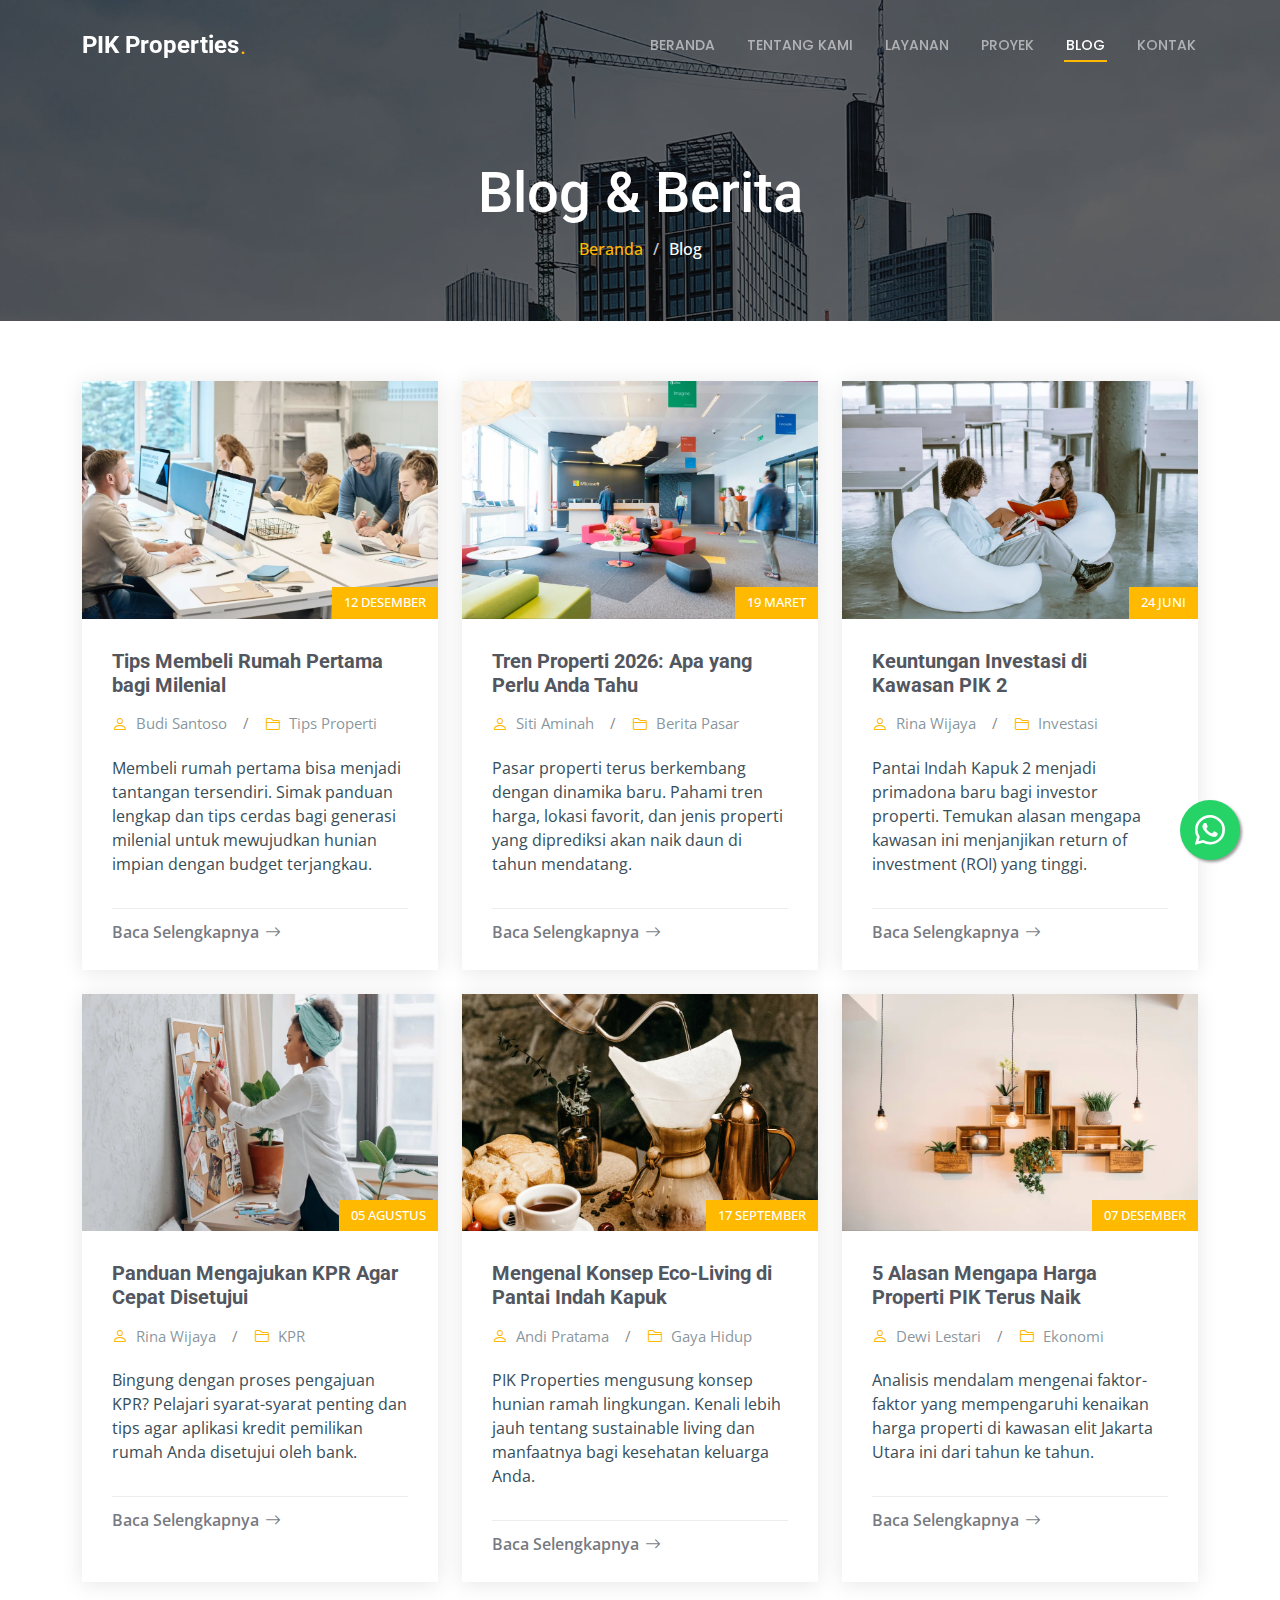
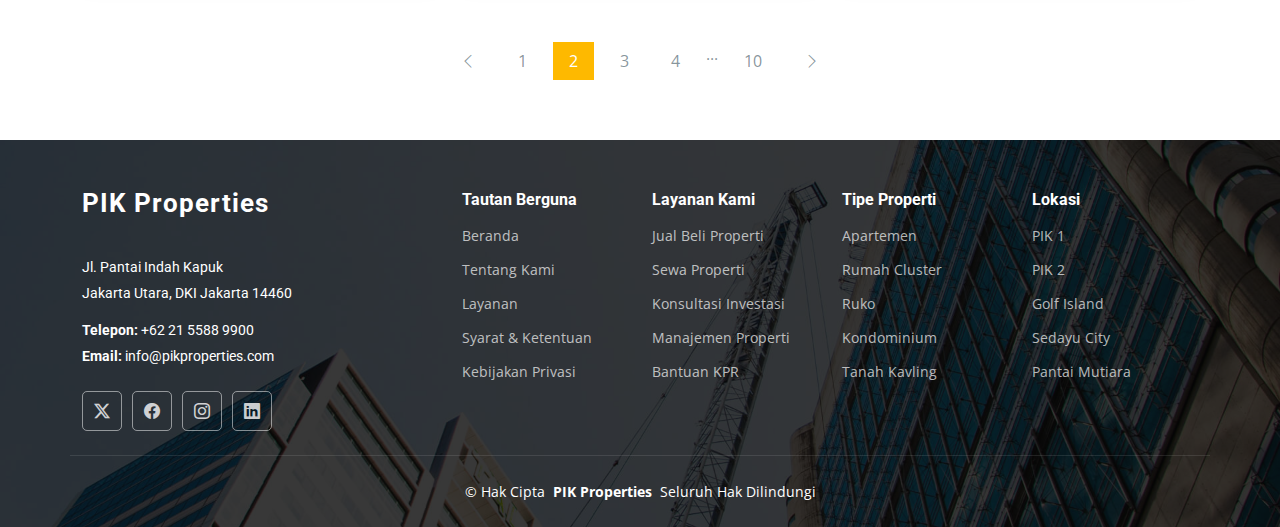
<file: blog.html>
<!DOCTYPE html>
<html lang="en">

<head>
  <meta charset="utf-8">
  <meta content="width=device-width, initial-scale=1.0" name="viewport">
  <title>Blog Properti & Investasi - PIK Properties</title>
  <meta name="description"
    content="Kumpulan artikel terbaru seputar properti, investasi, gaya hidup, dan perkembangan kawasan Pantai Indah Kapuk (PIK).">
  <meta name="keywords" content="blog properti, investasi pik, berita pik, tips properti, pik properties blog">

  <!-- Favicons -->
  <link href="assets/img/favicon.png" rel="icon">
  <link href="assets/img/apple-touch-icon.png" rel="apple-touch-icon">

  <!-- Fonts -->
  <link href="https://fonts.googleapis.com" rel="preconnect">
  <link href="https://fonts.gstatic.com" rel="preconnect" crossorigin>
  <link
    href="https://fonts.googleapis.com/css2?family=Roboto:ital,wght@0,100;0,300;0,400;0,500;0,700;0,900;1,100;1,300;1,400;1,500;1,700;1,900&family=Open+Sans:ital,wght@0,300;0,400;0,500;0,600;0,700;0,800;1,300;1,400;1,500;1,600;1,700;1,800&family=Poppins:ital,wght@0,100;0,200;0,300;0,400;0,500;0,600;0,700;0,800;0,900;1,100;1,200;1,300;1,400;1,500;1,600;1,700;1,800;1,900&display=swap"
    rel="stylesheet">

  <!-- Vendor CSS Files -->
  <link href="assets/vendor/bootstrap/css/bootstrap.min.css" rel="stylesheet">
  <link href="assets/vendor/bootstrap-icons/bootstrap-icons.css" rel="stylesheet">
  <link href="assets/vendor/aos/aos.css" rel="stylesheet">
  <link href="assets/vendor/fontawesome-free/css/all.min.css" rel="stylesheet">
  <link href="assets/vendor/swiper/swiper-bundle.min.css" rel="stylesheet">
  <link href="assets/vendor/glightbox/css/glightbox.min.css" rel="stylesheet">

  <!-- Main CSS File -->
  <link href="assets/css/main.css" rel="stylesheet">

  <style>
    /* Floating WhatsApp Button */
    .float-wa {
      position: fixed;
      width: 60px;
      height: 60px;
      bottom: 40px;
      right: 40px;
      background-color: #25d366;
      color: #FFF;
      border-radius: 50px;
      text-align: center;
      font-size: 30px;
      box-shadow: 2px 2px 3px #999;
      z-index: 1000;
      display: flex;
      align-items: center;
      justify-content: center;
      transition: all 0.3s ease;
    }

    .float-wa:hover {
      background-color: #128C7E;
      color: #fff;
      transform: scale(1.1);
    }
  </style>

</head>

<body class="blog-page">

  <header id="header" class="header d-flex align-items-center fixed-top">
    <div class="container-fluid container-xl position-relative d-flex align-items-center justify-content-between">

      <a href="index.html" class="logo d-flex align-items-center">
        <!-- Uncomment the line below if you also wish to use an image logo -->
        <!-- <img src="assets/img/logo.webp" alt=""> -->
        <h1 class="sitename">PIK Properties</h1> <span>.</span>
      </a>

      <nav id="navmenu" class="navmenu">
        <ul>
          <li><a href="index.html">Beranda</a></li>
          <li><a href="about.html">Tentang Kami</a></li>
          <li><a href="services.html">Layanan</a></li>
          <li><a href="projects.html">Proyek</a></li>
          <li><a href="blog.html" class="active">Blog</a></li>
          <li><a href="contact.html">Kontak</a></li>
        </ul>
        <i class="mobile-nav-toggle d-xl-none bi bi-list"></i>
      </nav>

    </div>
  </header>

  <main class="main">

    <!-- Page Title -->
    <div class="page-title dark-background" style="background-image: url(assets/img/page-title-bg.jpg);">
      <div class="container position-relative">
        <h1>Blog & Berita</h1>
        <nav class="breadcrumbs">
          <ol>
            <li><a href="index.html">Beranda</a></li>
            <li class="current">Blog</li>
          </ol>
        </nav>
      </div>
    </div><!-- End Page Title -->

    <!-- Blog Posts Section -->
    <section id="blog-posts" class="blog-posts section">

      <div class="container">
        <div class="row gy-4">

          <div class="col-lg-4">
            <article class="position-relative h-100">

              <div class="post-img position-relative overflow-hidden">
                <img src="assets/img/blog/blog-post-1.webp" class="img-fluid" alt="">
                <span class="post-date">12 Desember</span>
              </div>

              <div class="post-content d-flex flex-column">

                <h3 class="post-title">Tips Membeli Rumah Pertama bagi Milenial</h3>

                <div class="meta d-flex align-items-center">
                  <div class="d-flex align-items-center">
                    <i class="bi bi-person"></i> <span class="ps-2">Budi Santoso</span>
                  </div>
                  <span class="px-3 text-black-50">/</span>
                  <div class="d-flex align-items-center">
                    <i class="bi bi-folder2"></i> <span class="ps-2">Tips Properti</span>
                  </div>
                </div>

                <p>
                  Membeli rumah pertama bisa menjadi tantangan tersendiri. Simak panduan lengkap dan tips cerdas bagi
                  generasi milenial untuk mewujudkan hunian impian dengan budget terjangkau.
                </p>

                <hr>

                <a href="blog-details.html" class="readmore stretched-link"><span>Baca Selengkapnya</span><i
                    class="bi bi-arrow-right"></i></a>

              </div>

            </article>
          </div><!-- End post list item -->

          <div class="col-lg-4">
            <article class="position-relative h-100">

              <div class="post-img position-relative overflow-hidden">
                <img src="assets/img/blog/blog-post-2.webp" class="img-fluid" alt="">
                <span class="post-date">19 Maret</span>
              </div>

              <div class="post-content d-flex flex-column">

                <h3 class="post-title">Tren Properti 2026: Apa yang Perlu Anda Tahu</h3>

                <div class="meta d-flex align-items-center">
                  <div class="d-flex align-items-center">
                    <i class="bi bi-person"></i> <span class="ps-2">Siti Aminah</span>
                  </div>
                  <span class="px-3 text-black-50">/</span>
                  <div class="d-flex align-items-center">
                    <i class="bi bi-folder2"></i> <span class="ps-2">Berita Pasar</span>
                  </div>
                </div>

                <p>
                  Pasar properti terus berkembang dengan dinamika baru. Pahami tren harga, lokasi favorit, dan jenis
                  properti yang diprediksi akan naik daun di tahun mendatang.
                </p>

                <hr>

                <a href="blog-details.html" class="readmore stretched-link"><span>Baca Selengkapnya</span><i
                    class="bi bi-arrow-right"></i></a>

              </div>

            </article>
          </div><!-- End post list item -->

          <div class="col-lg-4">
            <article class="position-relative h-100">

              <div class="post-img position-relative overflow-hidden">
                <img src="assets/img/blog/blog-post-3.webp" class="img-fluid" alt="">
                <span class="post-date">24 Juni</span>
              </div>

              <div class="post-content d-flex flex-column">

                <h3 class="post-title">Keuntungan Investasi di Kawasan PIK 2</h3>

                <div class="meta d-flex align-items-center">
                  <div class="d-flex align-items-center">
                    <i class="bi bi-person"></i> <span class="ps-2">Rina Wijaya</span>
                  </div>
                  <span class="px-3 text-black-50">/</span>
                  <div class="d-flex align-items-center">
                    <i class="bi bi-folder2"></i> <span class="ps-2">Investasi</span>
                  </div>
                </div>

                <p>
                  Pantai Indah Kapuk 2 menjadi primadona baru bagi investor properti. Temukan alasan mengapa kawasan ini
                  menjanjikan return of investment (ROI) yang tinggi.
                </p>

                <hr>

                <a href="blog-details.html" class="readmore stretched-link"><span>Baca Selengkapnya</span><i
                    class="bi bi-arrow-right"></i></a>

              </div>

            </article>
          </div><!-- End post list item -->

          <div class="col-lg-4">
            <article class="position-relative h-100">

              <div class="post-img position-relative overflow-hidden">
                <img src="assets/img/blog/blog-post-4.webp" class="img-fluid" alt="">
                <span class="post-date">05 Agustus</span>
              </div>

              <div class="post-content d-flex flex-column">

                <h3 class="post-title">Panduan Mengajukan KPR Agar Cepat Disetujui</h3>

                <div class="meta d-flex align-items-center">
                  <div class="d-flex align-items-center">
                    <i class="bi bi-person"></i> <span class="ps-2">Rina Wijaya</span>
                  </div>
                  <span class="px-3 text-black-50">/</span>
                  <div class="d-flex align-items-center">
                    <i class="bi bi-folder2"></i> <span class="ps-2">KPR</span>
                  </div>
                </div>

                <p>
                  Bingung dengan proses pengajuan KPR? Pelajari syarat-syarat penting dan tips agar aplikasi kredit
                  pemilikan rumah Anda disetujui oleh bank.
                </p>

                <hr>

                <a href="blog-details.html" class="readmore stretched-link"><span>Baca Selengkapnya</span><i
                    class="bi bi-arrow-right"></i></a>

              </div>

            </article>
          </div><!-- End post list item -->

          <div class="col-lg-4">
            <article class="position-relative h-100">

              <div class="post-img position-relative overflow-hidden">
                <img src="assets/img/blog/blog-post-5.webp" class="img-fluid" alt="">
                <span class="post-date">17 September</span>
              </div>

              <div class="post-content d-flex flex-column">

                <h3 class="post-title">Mengenal Konsep Eco-Living di Pantai Indah Kapuk</h3>

                <div class="meta d-flex align-items-center">
                  <div class="d-flex align-items-center">
                    <i class="bi bi-person"></i> <span class="ps-2">Andi Pratama</span>
                  </div>
                  <span class="px-3 text-black-50">/</span>
                  <div class="d-flex align-items-center">
                    <i class="bi bi-folder2"></i> <span class="ps-2">Gaya Hidup</span>
                  </div>
                </div>

                <p>
                  PIK Properties mengusung konsep hunian ramah lingkungan. Kenali lebih jauh tentang sustainable living
                  dan manfaatnya bagi kesehatan keluarga Anda.
                </p>

                <hr>

                <a href="blog-details.html" class="readmore stretched-link"><span>Baca Selengkapnya</span><i
                    class="bi bi-arrow-right"></i></a>

              </div>

            </article>
          </div><!-- End post list item -->

          <div class="col-lg-4">
            <article class="position-relative h-100">

              <div class="post-img position-relative overflow-hidden">
                <img src="assets/img/blog/blog-post-6.webp" class="img-fluid" alt="">
                <span class="post-date">07 Desember</span>
              </div>

              <div class="post-content d-flex flex-column">

                <h3 class="post-title">5 Alasan Mengapa Harga Properti PIK Terus Naik</h3>

                <div class="meta d-flex align-items-center">
                  <div class="d-flex align-items-center">
                    <i class="bi bi-person"></i> <span class="ps-2">Dewi Lestari</span>
                  </div>
                  <span class="px-3 text-black-50">/</span>
                  <div class="d-flex align-items-center">
                    <i class="bi bi-folder2"></i> <span class="ps-2">Ekonomi</span>
                  </div>
                </div>

                <p>
                  Analisis mendalam mengenai faktor-faktor yang mempengaruhi kenaikan harga properti di kawasan elit
                  Jakarta Utara ini dari tahun ke tahun.
                </p>

                <hr>

                <a href="blog-details.html" class="readmore stretched-link"><span>Baca Selengkapnya</span><i
                    class="bi bi-arrow-right"></i></a>

              </div>

            </article>
          </div><!-- End post list item -->

        </div>
      </div>

    </section><!-- /Blog Posts Section -->

    <!-- Blog Pagination Section -->
    <section id="blog-pagination" class="blog-pagination section">

      <div class="container">
        <div class="d-flex justify-content-center">
          <ul>
            <li><a href="#"><i class="bi bi-chevron-left"></i></a></li>
            <li><a href="#">1</a></li>
            <li><a href="#" class="active">2</a></li>
            <li><a href="#">3</a></li>
            <li><a href="#">4</a></li>
            <li>...</li>
            <li><a href="#">10</a></li>
            <li><a href="#"><i class="bi bi-chevron-right"></i></a></li>
          </ul>
        </div>
      </div>

    </section><!-- /Blog Pagination Section -->

  </main>

  <footer id="footer" class="footer dark-background">

    <div class="container footer-top">
      <div class="row gy-4">
        <div class="col-lg-4 col-md-6 footer-about">
          <a href="index.html" class="logo d-flex align-items-center">
            <span class="sitename">PIK Properties</span>
          </a>
          <div class="footer-contact pt-3">
            <p>Jl. Pantai Indah Kapuk</p>
            <p>Jakarta Utara, DKI Jakarta 14460</p>
            <p class="mt-3"><strong>Telepon:</strong> <span>+62 21 5588 9900</span></p>
            <p><strong>Email:</strong> <span>info@pikproperties.com</span></p>
          </div>
          <div class="social-links d-flex mt-4">
            <a href=""><i class="bi bi-twitter-x"></i></a>
            <a href=""><i class="bi bi-facebook"></i></a>
            <a href=""><i class="bi bi-instagram"></i></a>
            <a href=""><i class="bi bi-linkedin"></i></a>
          </div>
        </div>

        <div class="col-lg-2 col-md-3 footer-links">
          <h4>Tautan Berguna</h4>
          <ul>
            <li><a href="index.html">Beranda</a></li>
            <li><a href="about.html">Tentang Kami</a></li>
            <li><a href="services.html">Layanan</a></li>
            <li><a href="#">Syarat & Ketentuan</a></li>
            <li><a href="#">Kebijakan Privasi</a></li>
          </ul>
        </div>

        <div class="col-lg-2 col-md-3 footer-links">
          <h4>Layanan Kami</h4>
          <ul>
            <li><a href="#">Jual Beli Properti</a></li>
            <li><a href="#">Sewa Properti</a></li>
            <li><a href="#">Konsultasi Investasi</a></li>
            <li><a href="#">Manajemen Properti</a></li>
            <li><a href="#">Bantuan KPR</a></li>
          </ul>
        </div>

        <div class="col-lg-2 col-md-3 footer-links">
          <h4>Tipe Properti</h4>
          <ul>
            <li><a href="#">Apartemen</a></li>
            <li><a href="#">Rumah Cluster</a></li>
            <li><a href="#">Ruko</a></li>
            <li><a href="#">Kondominium</a></li>
            <li><a href="#">Tanah Kavling</a></li>
          </ul>
        </div>

        <div class="col-lg-2 col-md-3 footer-links">
          <h4>Lokasi</h4>
          <ul>
            <li><a href="#">PIK 1</a></li>
            <li><a href="#">PIK 2</a></li>
            <li><a href="#">Golf Island</a></li>
            <li><a href="#">Sedayu City</a></li>
            <li><a href="#">Pantai Mutiara</a></li>
          </ul>
        </div>

      </div>
    </div>

    <div class="container copyright text-center mt-4">
      <p>© <span>Hak Cipta</span> <strong class="px-1 sitename">PIK Properties</strong> <span>Seluruh Hak
          Dilindungi</span></p>

    </div>

  </footer>

  <!-- Scroll Top -->
  <a href="#" id="scroll-top" class="scroll-top d-flex align-items-center justify-content-center"><i
      class="bi bi-arrow-up-short"></i></a>

  <!-- Floating WhatsApp Button -->
  <a href="https://wa.me/622155889900?text=Halo%20PIK%20Properties,%20saya%20tertarik%20dengan%20properti"
    class="float-wa" target="_blank">
    <i class="bi bi-whatsapp"></i>
  </a>

  <!-- Preloader -->
  <div id="preloader"></div>

  <!-- Vendor JS Files -->
  <script src="assets/vendor/bootstrap/js/bootstrap.bundle.min.js"></script>
  <script src="assets/vendor/php-email-form/validate.js"></script>
  <script src="assets/vendor/aos/aos.js"></script>
  <script src="assets/vendor/purecounter/purecounter_vanilla.js"></script>
  <script src="assets/vendor/swiper/swiper-bundle.min.js"></script>
  <script src="assets/vendor/glightbox/js/glightbox.min.js"></script>
  <script src="assets/vendor/imagesloaded/imagesloaded.pkgd.min.js"></script>
  <script src="assets/vendor/isotope-layout/isotope.pkgd.min.js"></script>

  <!-- Main JS File -->
  <script src="assets/js/main.js"></script>

</body>

</html>
</file>
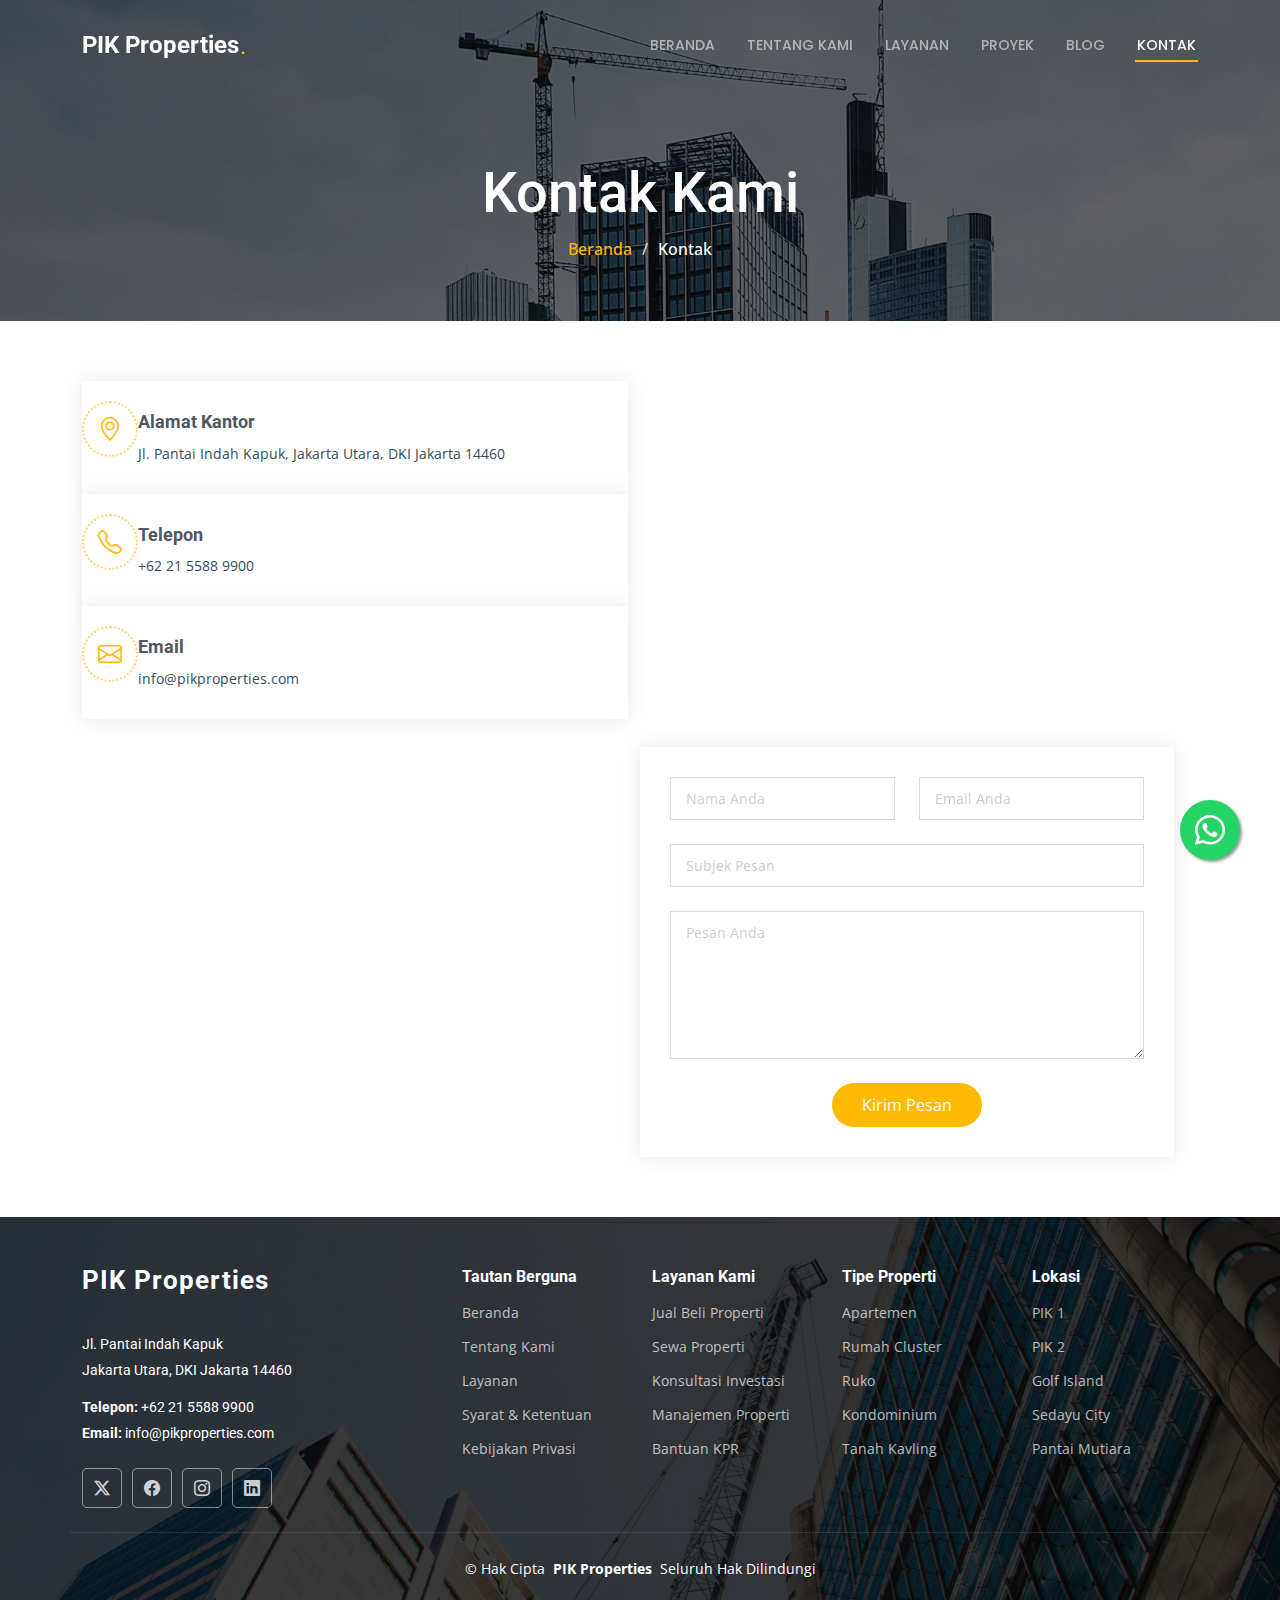
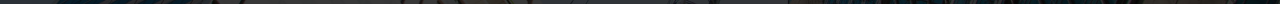
<file: contact.html>
<!DOCTYPE html>
<html lang="en">

<head>
  <meta charset="utf-8">
  <meta content="width=device-width, initial-scale=1.0" name="viewport">
  <title>Hubungi Kami - PIK Properties</title>
  <meta name="description"
    content="Hubungi tim PIK Properties untuk konsultasi jual beli dan sewa properti di Pantai Indah Kapuk. Kami siap membantu kebutuhan properti Anda.">
  <meta name="keywords" content="kontak pik properties, alamat pik properties, agen properti pik, kantor properti pik">

  <!-- Favicons -->
  <link href="assets/img/favicon.png" rel="icon">
  <link href="assets/img/apple-touch-icon.png" rel="apple-touch-icon">

  <!-- Fonts -->
  <link href="https://fonts.googleapis.com" rel="preconnect">
  <link href="https://fonts.gstatic.com" rel="preconnect" crossorigin>
  <link
    href="https://fonts.googleapis.com/css2?family=Roboto:ital,wght@0,100;0,300;0,400;0,500;0,700;0,900;1,100;1,300;1,400;1,500;1,700;1,900&family=Open+Sans:ital,wght@0,300;0,400;0,500;0,600;0,700;0,800;1,300;1,400;1,500;1,600;1,700;1,800&family=Poppins:ital,wght@0,100;0,200;0,300;0,400;0,500;0,600;0,700;0,800;0,900;1,100;1,200;1,300;1,400;1,500;1,600;1,700;1,800;1,900&display=swap"
    rel="stylesheet">

  <!-- Vendor CSS Files -->
  <link href="assets/vendor/bootstrap/css/bootstrap.min.css" rel="stylesheet">
  <link href="assets/vendor/bootstrap-icons/bootstrap-icons.css" rel="stylesheet">
  <link href="assets/vendor/aos/aos.css" rel="stylesheet">
  <link href="assets/vendor/fontawesome-free/css/all.min.css" rel="stylesheet">
  <link href="assets/vendor/swiper/swiper-bundle.min.css" rel="stylesheet">
  <link href="assets/vendor/glightbox/css/glightbox.min.css" rel="stylesheet">

  <!-- Main CSS File -->
  <link href="assets/css/main.css" rel="stylesheet">

  <style>
    /* Floating WhatsApp Button */
    .float-wa {
      position: fixed;
      width: 60px;
      height: 60px;
      bottom: 40px;
      right: 40px;
      background-color: #25d366;
      color: #FFF;
      border-radius: 50px;
      text-align: center;
      font-size: 30px;
      box-shadow: 2px 2px 3px #999;
      z-index: 1000;
      display: flex;
      align-items: center;
      justify-content: center;
      transition: all 0.3s ease;
    }

    .float-wa:hover {
      background-color: #128C7E;
      color: #fff;
      transform: scale(1.1);
    }
  </style>

</head>

<body class="contact-page">

  <header id="header" class="header d-flex align-items-center fixed-top">
    <div class="container-fluid container-xl position-relative d-flex align-items-center justify-content-between">

      <a href="index.html" class="logo d-flex align-items-center">
        <!-- Uncomment the line below if you also wish to use an image logo -->
        <!-- <img src="assets/img/logo.webp" alt=""> -->
        <h1 class="sitename">PIK Properties</h1> <span>.</span>
      </a>

      <nav id="navmenu" class="navmenu">
        <ul>
          <li><a href="index.html">Beranda</a></li>
          <li><a href="about.html">Tentang Kami</a></li>
          <li><a href="services.html">Layanan</a></li>
          <li><a href="projects.html">Proyek</a></li>
          <li><a href="blog.html">Blog</a></li>
          <li><a href="contact.html" class="active">Kontak</a></li>
        </ul>
        <i class="mobile-nav-toggle d-xl-none bi bi-list"></i>
      </nav>

    </div>
  </header>

  <main class="main">

    <!-- Page Title -->
    <div class="page-title dark-background" style="background-image: url(assets/img/page-title-bg.jpg);">
      <div class="container position-relative">
        <h1>Kontak Kami</h1>
        <nav class="breadcrumbs">
          <ol>
            <li><a href="index.html">Beranda</a></li>
            <li class="current">Kontak</li>
          </ol>
        </nav>
      </div>
    </div><!-- End Page Title -->

    <!-- Contact Section -->
    <section id="contact" class="contact section">

      <div class="container" data-aos="fade-up" data-aos-delay="100">

        <div class="row gy-4">

          <div class="col-lg-6">
            <div class="info-item d-flex" data-aos="fade-up" data-aos-delay="300">
              <i class="bi bi-geo-alt flex-shrink-0"></i>
              <div>
                <h3>Alamat Kantor</h3>
                <p>Jl. Pantai Indah Kapuk, Jakarta Utara, DKI Jakarta 14460</p>
              </div>
            </div><!-- End Info Item -->

            <div class="info-item d-flex" data-aos="fade-up" data-aos-delay="400">
              <i class="bi bi-telephone flex-shrink-0"></i>
              <div>
                <h3>Telepon</h3>
                <p>+62 21 5588 9900</p>
              </div>
            </div><!-- End Info Item -->

            <div class="info-item d-flex" data-aos="fade-up" data-aos-delay="500">
              <i class="bi bi-envelope flex-shrink-0"></i>
              <div>
                <h3>Email</h3>
                <p>info@pikproperties.com</p>
              </div>
            </div><!-- End Info Item -->

          </div>

          <div class="row gy-4 mt-1">
            <div class="col-lg-6" data-aos="fade-up" data-aos-delay="300">
              <iframe
                src="https://www.google.com/maps/embed?pb=!1m14!1m8!1m3!1d48389.78314118045!2d-74.006138!3d40.710059!3m2!1i1024!2i768!4f13.1!3m3!1m2!1s0x89c25a22a3bda30d%3A0xb89d1fe6bc499443!2sDowntown%20Conference%20Center!5e0!3m2!1sen!2sus!4v1676961268712!5m2!1sen!2sus"
                frameborder="0" style="border:0; width: 100%; height: 400px;" allowfullscreen="" loading="lazy"
                referrerpolicy="no-referrer-when-downgrade"></iframe>
            </div><!-- End Google Maps -->

            <div class="col-lg-6">
              <form action="forms/contact.php" method="post" class="php-email-form" data-aos="fade-up"
                data-aos-delay="400">
                <div class="row gy-4">

                  <div class="col-md-6 ">
                    <input type="text" name="name" class="form-control" placeholder="Nama Anda" required="">
                  </div>

                  <div class="col-md-6 ">
                    <input type="email" class="form-control" name="email" placeholder="Email Anda" required="">
                  </div>

                  <div class="col-12">
                    <input type="text" class="form-control" name="subject" placeholder="Subjek Pesan" required="">
                  </div>

                  <div class="col-12">
                    <textarea class="form-control" name="message" rows="6" placeholder="Pesan Anda"
                      required=""></textarea>
                  </div>

                  <div class="col-12 text-center">
                    <div class="loading">Loading</div>
                    <div class="error-message"></div>
                    <div class="sent-message">Pesan Anda telah terkirim. Terima kasih!</div>

                    <button type="submit">Kirim Pesan</button>
                  </div>

                </div>
              </form>
            </div><!-- End Contact Form -->

          </div>

        </div>

    </section><!-- /Contact Section -->

  </main>

  <footer id="footer" class="footer dark-background">

    <div class="container footer-top">
      <div class="row gy-4">
        <div class="col-lg-4 col-md-6 footer-about">
          <a href="index.html" class="logo d-flex align-items-center">
            <span class="sitename">PIK Properties</span>
          </a>
          <div class="footer-contact pt-3">
            <p>Jl. Pantai Indah Kapuk</p>
            <p>Jakarta Utara, DKI Jakarta 14460</p>
            <p class="mt-3"><strong>Telepon:</strong> <span>+62 21 5588 9900</span></p>
            <p><strong>Email:</strong> <span>info@pikproperties.com</span></p>
          </div>
          <div class="social-links d-flex mt-4">
            <a href=""><i class="bi bi-twitter-x"></i></a>
            <a href=""><i class="bi bi-facebook"></i></a>
            <a href=""><i class="bi bi-instagram"></i></a>
            <a href=""><i class="bi bi-linkedin"></i></a>
          </div>
        </div>

        <div class="col-lg-2 col-md-3 footer-links">
          <h4>Tautan Berguna</h4>
          <ul>
            <li><a href="index.html">Beranda</a></li>
            <li><a href="about.html">Tentang Kami</a></li>
            <li><a href="services.html">Layanan</a></li>
            <li><a href="#">Syarat & Ketentuan</a></li>
            <li><a href="#">Kebijakan Privasi</a></li>
          </ul>
        </div>

        <div class="col-lg-2 col-md-3 footer-links">
          <h4>Layanan Kami</h4>
          <ul>
            <li><a href="#">Jual Beli Properti</a></li>
            <li><a href="#">Sewa Properti</a></li>
            <li><a href="#">Konsultasi Investasi</a></li>
            <li><a href="#">Manajemen Properti</a></li>
            <li><a href="#">Bantuan KPR</a></li>
          </ul>
        </div>

        <div class="col-lg-2 col-md-3 footer-links">
          <h4>Tipe Properti</h4>
          <ul>
            <li><a href="#">Apartemen</a></li>
            <li><a href="#">Rumah Cluster</a></li>
            <li><a href="#">Ruko</a></li>
            <li><a href="#">Kondominium</a></li>
            <li><a href="#">Tanah Kavling</a></li>
          </ul>
        </div>

        <div class="col-lg-2 col-md-3 footer-links">
          <h4>Lokasi</h4>
          <ul>
            <li><a href="#">PIK 1</a></li>
            <li><a href="#">PIK 2</a></li>
            <li><a href="#">Golf Island</a></li>
            <li><a href="#">Sedayu City</a></li>
            <li><a href="#">Pantai Mutiara</a></li>
          </ul>
        </div>

      </div>
    </div>

    <div class="container copyright text-center mt-4">
      <p>© <span>Hak Cipta</span> <strong class="px-1 sitename">PIK Properties</strong> <span>Seluruh Hak
          Dilindungi</span></p>

    </div>

  </footer>

  <!-- Scroll Top -->
  <a href="#" id="scroll-top" class="scroll-top d-flex align-items-center justify-content-center"><i
      class="bi bi-arrow-up-short"></i></a>

  <!-- Floating WhatsApp Button -->
  <a href="https://wa.me/622155889900?text=Halo%20PIK%20Properties,%20saya%20ingin%20konsultasi%20properti"
    class="float-wa" target="_blank">
    <i class="bi bi-whatsapp"></i>
  </a>

  <!-- Preloader -->
  <div id="preloader"></div>

  <!-- Vendor JS Files -->
  <script src="assets/vendor/bootstrap/js/bootstrap.bundle.min.js"></script>
  <script src="assets/vendor/php-email-form/validate.js"></script>
  <script src="assets/vendor/aos/aos.js"></script>
  <script src="assets/vendor/purecounter/purecounter_vanilla.js"></script>
  <script src="assets/vendor/swiper/swiper-bundle.min.js"></script>
  <script src="assets/vendor/glightbox/js/glightbox.min.js"></script>
  <script src="assets/vendor/imagesloaded/imagesloaded.pkgd.min.js"></script>
  <script src="assets/vendor/isotope-layout/isotope.pkgd.min.js"></script>

  <!-- Main JS File -->
  <script src="assets/js/main.js"></script>

</body>

</html>
</file>
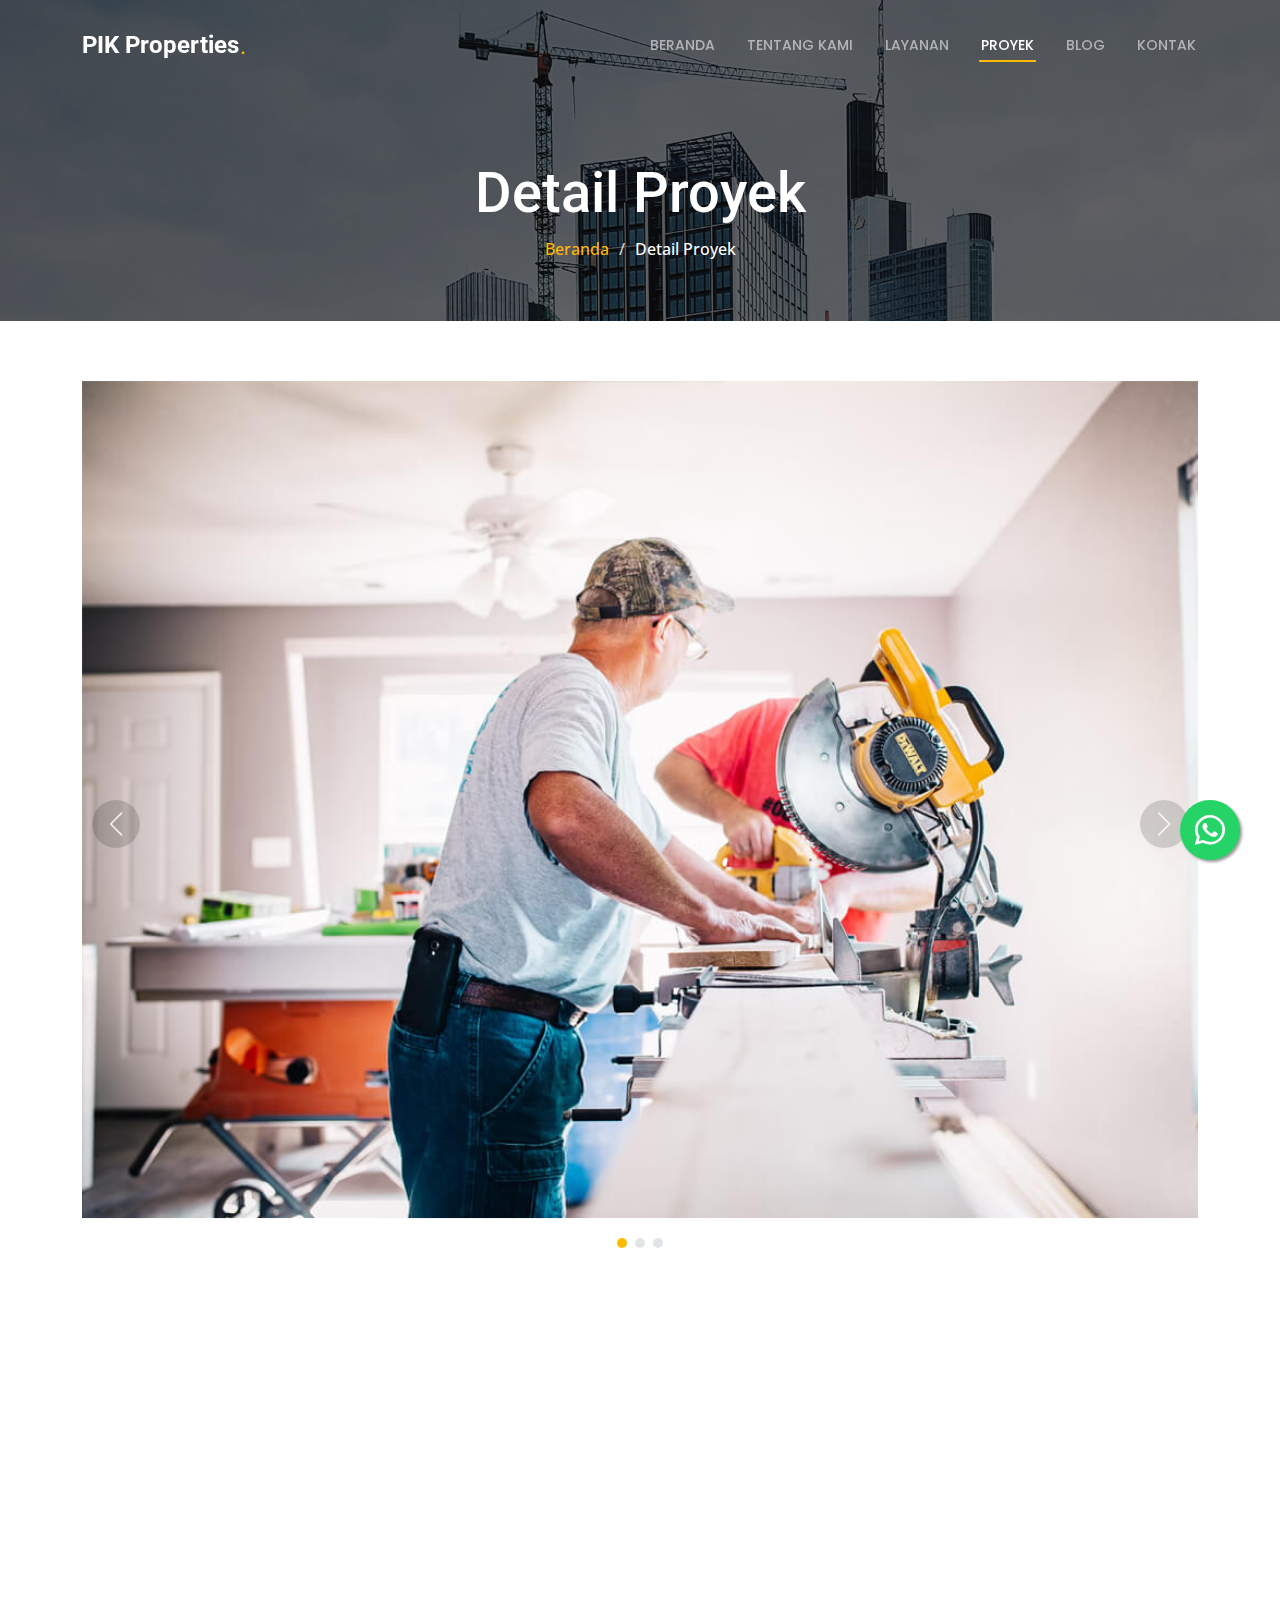
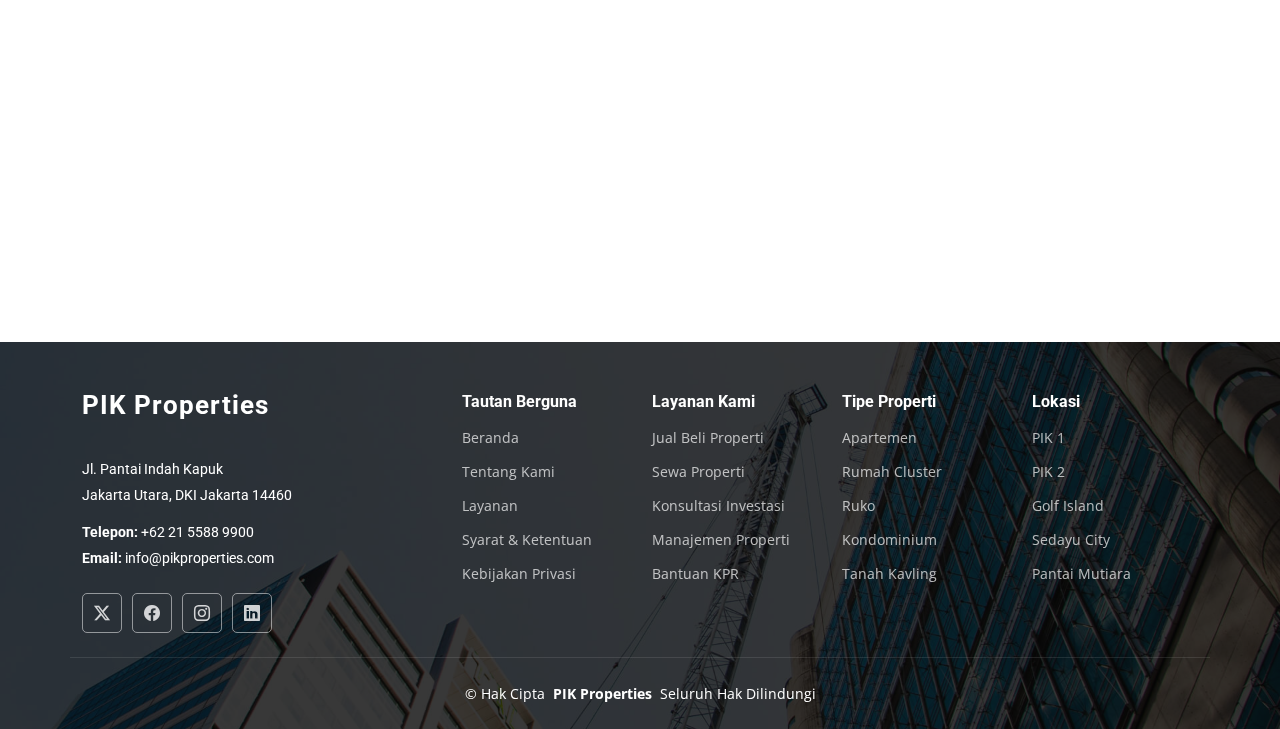
<file: project-details.html>
<!DOCTYPE html>
<html lang="en">

<head>
  <meta charset="utf-8">
  <meta content="width=device-width, initial-scale=1.0" name="viewport">
  <title>Detail Proyek - PIK Properties</title>
  <meta name="description"
    content="Detail proyek apartemen mewah dan rumah eksklusif di Pantai Indah Kapuk oleh PIK Properties.">
  <meta name="keywords" content="proyek pik, apartemen pik detail, rumah pik detail">

  <!-- Favicons -->
  <link href="assets/img/favicon.png" rel="icon">
  <link href="assets/img/apple-touch-icon.png" rel="apple-touch-icon">

  <!-- Fonts -->
  <link href="https://fonts.googleapis.com" rel="preconnect">
  <link href="https://fonts.gstatic.com" rel="preconnect" crossorigin>
  <link
    href="https://fonts.googleapis.com/css2?family=Roboto:ital,wght@0,100;0,300;0,400;0,500;0,700;0,900;1,100;1,300;1,400;1,500;1,700;1,900&family=Open+Sans:ital,wght@0,300;0,400;0,500;0,600;0,700;0,800;1,300;1,400;1,500;1,600;1,700;1,800&family=Poppins:ital,wght@0,100;0,200;0,300;0,400;0,500;0,600;0,700;0,800;0,900;1,100;1,200;1,300;1,400;1,500;1,600;1,700;1,800;1,900&display=swap"
    rel="stylesheet">

  <!-- Vendor CSS Files -->
  <link href="assets/vendor/bootstrap/css/bootstrap.min.css" rel="stylesheet">
  <link href="assets/vendor/bootstrap-icons/bootstrap-icons.css" rel="stylesheet">
  <link href="assets/vendor/aos/aos.css" rel="stylesheet">
  <link href="assets/vendor/fontawesome-free/css/all.min.css" rel="stylesheet">
  <link href="assets/vendor/swiper/swiper-bundle.min.css" rel="stylesheet">
  <link href="assets/vendor/glightbox/css/glightbox.min.css" rel="stylesheet">

  <!-- Main CSS File -->
  <link href="assets/css/main.css" rel="stylesheet">

  <style>
    /* Floating WhatsApp Button */
    .float-wa {
      position: fixed;
      width: 60px;
      height: 60px;
      bottom: 40px;
      right: 40px;
      background-color: #25d366;
      color: #FFF;
      border-radius: 50px;
      text-align: center;
      font-size: 30px;
      box-shadow: 2px 2px 3px #999;
      z-index: 1000;
      display: flex;
      align-items: center;
      justify-content: center;
      transition: all 0.3s ease;
    }

    .float-wa:hover {
      background-color: #128C7E;
      color: #fff;
      transform: scale(1.1);
    }
  </style>

</head>

<body class="project-details-page">

  <header id="header" class="header d-flex align-items-center fixed-top">
    <div class="container-fluid container-xl position-relative d-flex align-items-center justify-content-between">

      <a href="index.html" class="logo d-flex align-items-center">
        <!-- Uncomment the line below if you also wish to use an image logo -->
        <!-- <img src="assets/img/logo.webp" alt=""> -->
        <h1 class="sitename">PIK Properties</h1> <span>.</span>
      </a>

      <nav id="navmenu" class="navmenu">
        <ul>
          <li><a href="index.html">Beranda</a></li>
          <li><a href="about.html">Tentang Kami</a></li>
          <li><a href="services.html">Layanan</a></li>
          <li><a href="projects.html" class="active">Proyek</a></li>
          <li><a href="blog.html">Blog</a></li>
          <li><a href="contact.html">Kontak</a></li>
        </ul>
        <i class="mobile-nav-toggle d-xl-none bi bi-list"></i>
      </nav>

    </div>
  </header>

  <main class="main">

    <!-- Page Title -->
    <div class="page-title dark-background" style="background-image: url(assets/img/page-title-bg.jpg);">
      <div class="container position-relative">
        <h1>Detail Proyek</h1>
        <nav class="breadcrumbs">
          <ol>
            <li><a href="index.html">Beranda</a></li>
            <li class="current">Detail Proyek</li>
          </ol>
        </nav>
      </div>
    </div><!-- End Page Title -->

    <!-- Project Details Section -->
    <section id="project-details" class="project-details section">

      <div class="container" data-aos="fade-up">

        <div class="portfolio-details-slider swiper init-swiper">
          <script type="application/json" class="swiper-config">
            {
              "loop": true,
              "speed": 600,
              "autoplay": {
                "delay": 5000
              },
              "slidesPerView": "auto",
              "navigation": {
                "nextEl": ".swiper-button-next",
                "prevEl": ".swiper-button-prev"
              },
              "pagination": {
                "el": ".swiper-pagination",
                "type": "bullets",
                "clickable": true
              }
            }
          </script>
          <div class="swiper-wrapper align-items-center">

            <div class="swiper-slide">
              <img src="assets/img/projects/remodeling-1.jpg" alt="">
            </div>

            <div class="swiper-slide">
              <img src="assets/img/projects/remodeling-2.jpg" alt="">
            </div>

            <div class="swiper-slide">
              <img src="assets/img/projects/remodeling-3.jpg" alt="">
            </div>

          </div>
          <div class="swiper-button-prev"></div>
          <div class="swiper-button-next"></div>
          <div class="swiper-pagination"></div>
        </div>

        <div class="row justify-content-between gy-4 mt-4">

          <div class="col-lg-8" data-aos="fade-up">
            <div class="portfolio-description">
              <h2>Apartemen Mewah PIK View Laut</h2>
              <p>
                Rasakan pengalaman tinggal di hunian vertikal premium dengan pemandangan laut lepas di Pantai Indah
                Kapuk. Dilengkapi dengan fasilitas bintang lima seperti infinity pool, sky gym, dan private lounge.
              </p>
              <p>
                Lokasi strategis hanya 5 menit dari akses tol dan pusat perbelanjaan PIK Avenue. Unit terbatas dengan
                desain modern minimalis yang memaksimalkan pencahayaan alami dan sirkulasi udara.
              </p>

              <div class="testimonial-item">
                <p>
                  <i class="bi bi-quote quote-icon-left"></i>
                  <span>"Investasi terbaik yang pernah saya lakukan. Apartemen di PIK tidak hanya nyaman ditinggali tapi
                    juga memiliki nilai sewa yang tinggi."</span>
                  <i class="bi bi-quote quote-icon-right"></i>
                </p>
                <div>
                  <img src="assets/img/person/person-f-5.webp" class="testimonial-img" alt="">
                  <h3>Sara Wilsson</h3>
                  <h4>Designer</h4>
                </div>
              </div>

              <p>
                Desain interior dirancang khusus untuk memenuhi kebutuhan gaya hidup urban masa kini. Menggunakan
                material berkualitas tinggi yang ramah lingkungan dan tahan lama.
              </p>

              <p>
                Sunt voluptatum sapiente facilis quo odio aut ipsum repellat debitis. Molestiae et autem libero.
                Explicabo et quod necessitatibus similique quis dolor eum. Numquam eaque praesentium rem et qui
                nesciunt.
              </p>

            </div>
          </div>

          <div class="col-lg-3" data-aos="fade-up" data-aos-delay="100">
            <div class="portfolio-info">
              <h3>Informasi Proyek</h3>
              <ul>
                <li><strong>Kategori</strong> Apartemen High-End</li>
                <li><strong>Lokasi</strong> Pantai Indah Kapuk, Jakarta</li>
                <li><strong>Tanggal Selesai</strong> 01 Maret 2025</li>
                <li><strong>URL Proyek</strong> <a href="#">www.pikproperties.com</a></li>
                <li><a href="contact.html" class="btn-visit align-self-start">Jadwalkan Kunjungan</a></li>
              </ul>
            </div>
          </div>

        </div>

      </div>

    </section><!-- /Project Details Section -->

  </main>

  <footer id="footer" class="footer dark-background">

    <div class="container footer-top">
      <div class="row gy-4">
        <div class="col-lg-4 col-md-6 footer-about">
          <a href="index.html" class="logo d-flex align-items-center">
            <span class="sitename">PIK Properties</span>
          </a>
          <div class="footer-contact pt-3">
            <p>Jl. Pantai Indah Kapuk</p>
            <p>Jakarta Utara, DKI Jakarta 14460</p>
            <p class="mt-3"><strong>Telepon:</strong> <span>+62 21 5588 9900</span></p>
            <p><strong>Email:</strong> <span>info@pikproperties.com</span></p>
          </div>
          <div class="social-links d-flex mt-4">
            <a href=""><i class="bi bi-twitter-x"></i></a>
            <a href=""><i class="bi bi-facebook"></i></a>
            <a href=""><i class="bi bi-instagram"></i></a>
            <a href=""><i class="bi bi-linkedin"></i></a>
          </div>
        </div>

        <div class="col-lg-2 col-md-3 footer-links">
          <h4>Tautan Berguna</h4>
          <ul>
            <li><a href="index.html">Beranda</a></li>
            <li><a href="about.html">Tentang Kami</a></li>
            <li><a href="services.html">Layanan</a></li>
            <li><a href="#">Syarat & Ketentuan</a></li>
            <li><a href="#">Kebijakan Privasi</a></li>
          </ul>
        </div>

        <div class="col-lg-2 col-md-3 footer-links">
          <h4>Layanan Kami</h4>
          <ul>
            <li><a href="#">Jual Beli Properti</a></li>
            <li><a href="#">Sewa Properti</a></li>
            <li><a href="#">Konsultasi Investasi</a></li>
            <li><a href="#">Manajemen Properti</a></li>
            <li><a href="#">Bantuan KPR</a></li>
          </ul>
        </div>

        <div class="col-lg-2 col-md-3 footer-links">
          <h4>Tipe Properti</h4>
          <ul>
            <li><a href="#">Apartemen</a></li>
            <li><a href="#">Rumah Cluster</a></li>
            <li><a href="#">Ruko</a></li>
            <li><a href="#">Kondominium</a></li>
            <li><a href="#">Tanah Kavling</a></li>
          </ul>
        </div>

        <div class="col-lg-2 col-md-3 footer-links">
          <h4>Lokasi</h4>
          <ul>
            <li><a href="#">PIK 1</a></li>
            <li><a href="#">PIK 2</a></li>
            <li><a href="#">Golf Island</a></li>
            <li><a href="#">Sedayu City</a></li>
            <li><a href="#">Pantai Mutiara</a></li>
          </ul>
        </div>

      </div>
    </div>

    <div class="container copyright text-center mt-4">
      <p>© <span>Hak Cipta</span> <strong class="px-1 sitename">PIK Properties</strong> <span>Seluruh Hak
          Dilindungi</span></p>

    </div>

  </footer>

  <!-- Scroll Top -->
  <a href="#" id="scroll-top" class="scroll-top d-flex align-items-center justify-content-center"><i
      class="bi bi-arrow-up-short"></i></a>

  <!-- Floating WhatsApp Button -->
  <a href="https://wa.me/622155889900?text=Halo%20PIK%20Properties,%20saya%20tertarik%20dengan%20detail%20proyek%20ini"
    class="float-wa" target="_blank">
    <i class="bi bi-whatsapp"></i>
  </a>

  <!-- Preloader -->
  <div id="preloader"></div>

  <!-- Vendor JS Files -->
  <script src="assets/vendor/bootstrap/js/bootstrap.bundle.min.js"></script>
  <script src="assets/vendor/php-email-form/validate.js"></script>
  <script src="assets/vendor/aos/aos.js"></script>
  <script src="assets/vendor/purecounter/purecounter_vanilla.js"></script>
  <script src="assets/vendor/swiper/swiper-bundle.min.js"></script>
  <script src="assets/vendor/glightbox/js/glightbox.min.js"></script>
  <script src="assets/vendor/imagesloaded/imagesloaded.pkgd.min.js"></script>
  <script src="assets/vendor/isotope-layout/isotope.pkgd.min.js"></script>

  <!-- Main JS File -->
  <script src="assets/js/main.js"></script>

</body>

</html>
</file>
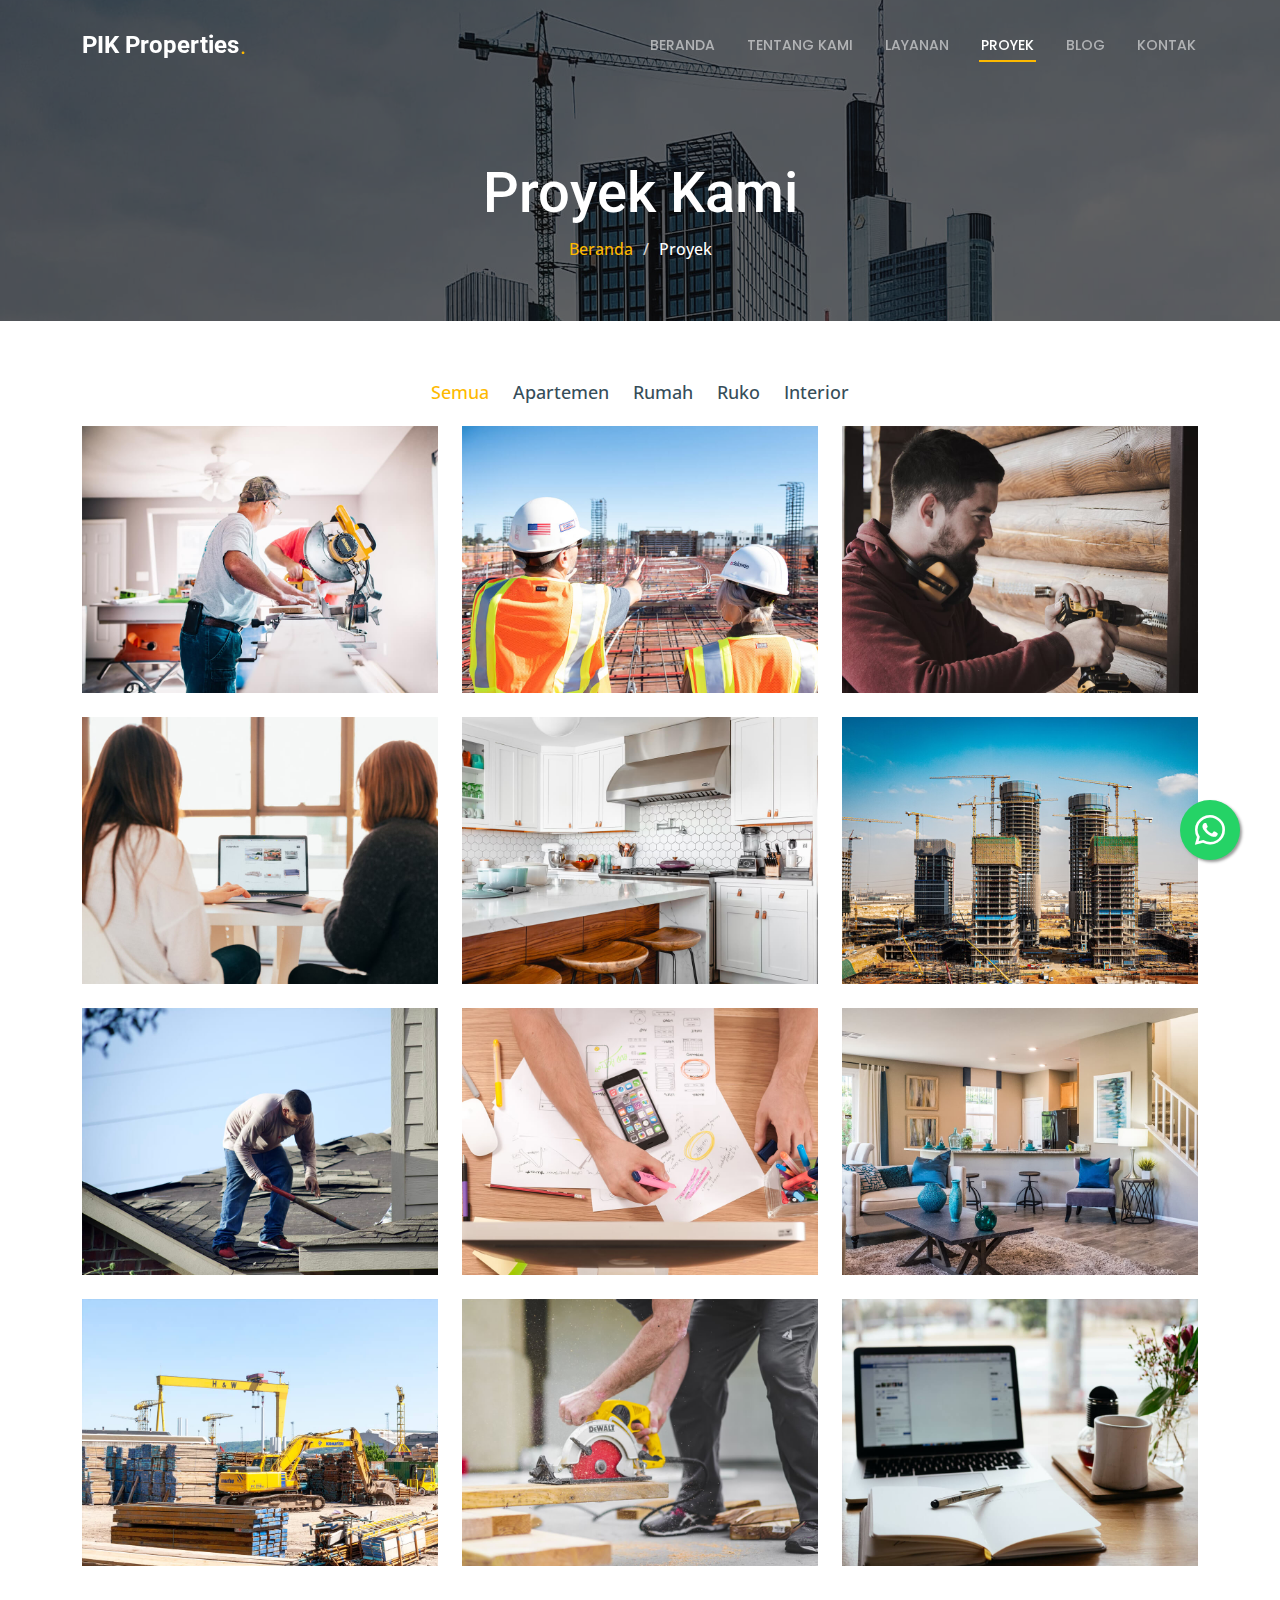
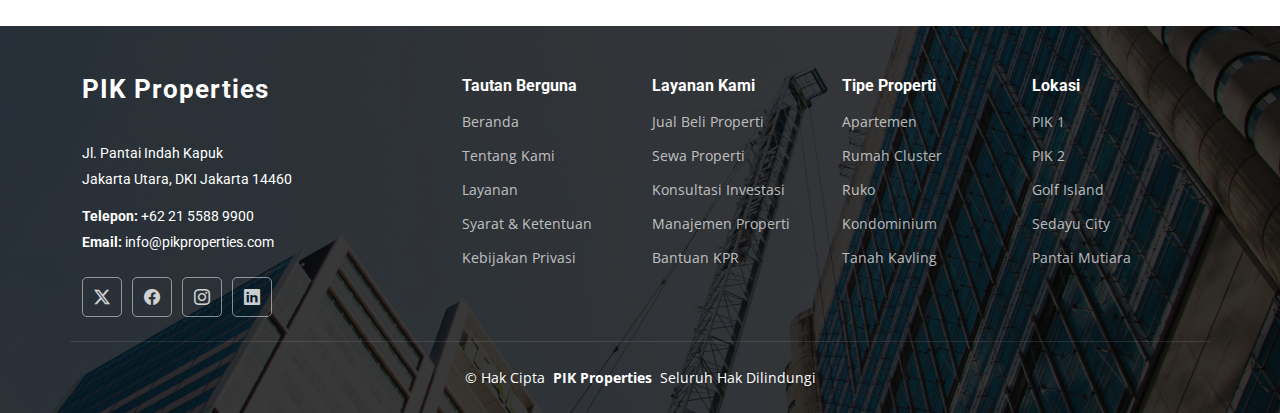
<file: projects.html>
<!DOCTYPE html>
<html lang="en">

<head>
  <meta charset="utf-8">
  <meta content="width=device-width, initial-scale=1.0" name="viewport">
  <title>Proyek Kami - PIK Properties</title>
  <meta name="description"
    content="Lihat portofolio proyek properti terbaik dari PIK Properties. Apartemen, rumah mewah, dan ruko strategis di kawasan Pantai Indah Kapuk.">
  <meta name="keywords" content="proyek properti pik, portofolio pik properties, apartemen pik, rumah pik">

  <!-- Favicons -->
  <link href="assets/img/favicon.png" rel="icon">
  <link href="assets/img/apple-touch-icon.png" rel="apple-touch-icon">

  <!-- Fonts -->
  <link href="https://fonts.googleapis.com" rel="preconnect">
  <link href="https://fonts.gstatic.com" rel="preconnect" crossorigin>
  <link
    href="https://fonts.googleapis.com/css2?family=Roboto:ital,wght@0,100;0,300;0,400;0,500;0,700;0,900;1,100;1,300;1,400;1,500;1,700;1,900&family=Open+Sans:ital,wght@0,300;0,400;0,500;0,600;0,700;0,800;1,300;1,400;1,500;1,600;1,700;1,800&family=Poppins:ital,wght@0,100;0,200;0,300;0,400;0,500;0,600;0,700;0,800;0,900;1,100;1,200;1,300;1,400;1,500;1,600;1,700;1,800;1,900&display=swap"
    rel="stylesheet">

  <!-- Vendor CSS Files -->
  <link href="assets/vendor/bootstrap/css/bootstrap.min.css" rel="stylesheet">
  <link href="assets/vendor/bootstrap-icons/bootstrap-icons.css" rel="stylesheet">
  <link href="assets/vendor/aos/aos.css" rel="stylesheet">
  <link href="assets/vendor/fontawesome-free/css/all.min.css" rel="stylesheet">
  <link href="assets/vendor/swiper/swiper-bundle.min.css" rel="stylesheet">
  <link href="assets/vendor/glightbox/css/glightbox.min.css" rel="stylesheet">

  <!-- Main CSS File -->
  <link href="assets/css/main.css" rel="stylesheet">

  <style>
    /* Floating WhatsApp Button */
    .float-wa {
      position: fixed;
      width: 60px;
      height: 60px;
      bottom: 40px;
      right: 40px;
      background-color: #25d366;
      color: #FFF;
      border-radius: 50px;
      text-align: center;
      font-size: 30px;
      box-shadow: 2px 2px 3px #999;
      z-index: 1000;
      display: flex;
      align-items: center;
      justify-content: center;
      transition: all 0.3s ease;
    }

    .float-wa:hover {
      background-color: #128C7E;
      color: #fff;
      transform: scale(1.1);
    }
  </style>

</head>

<body class="projects-page">

  <header id="header" class="header d-flex align-items-center fixed-top">
    <div class="container-fluid container-xl position-relative d-flex align-items-center justify-content-between">

      <a href="index.html" class="logo d-flex align-items-center">
        <!-- Uncomment the line below if you also wish to use an image logo -->
        <!-- <img src="assets/img/logo.webp" alt=""> -->
        <h1 class="sitename">PIK Properties</h1> <span>.</span>
      </a>

      <nav id="navmenu" class="navmenu">
        <ul>
          <li><a href="index.html">Beranda</a></li>
          <li><a href="about.html">Tentang Kami</a></li>
          <li><a href="services.html">Layanan</a></li>
          <li><a href="projects.html" class="active">Proyek</a></li>
          <li><a href="blog.html">Blog</a></li>
          <li><a href="contact.html">Kontak</a></li>
        </ul>
        <i class="mobile-nav-toggle d-xl-none bi bi-list"></i>
      </nav>

    </div>
  </header>

  <main class="main">

    <!-- Page Title -->
    <div class="page-title dark-background" style="background-image: url(assets/img/page-title-bg.jpg);">
      <div class="container position-relative">
        <h1>Proyek Kami</h1>
        <nav class="breadcrumbs">
          <ol>
            <li><a href="index.html">Beranda</a></li>
            <li class="current">Proyek</li>
          </ol>
        </nav>
      </div>
    </div><!-- End Page Title -->

    <!-- Projects 2 Section -->
    <section id="projects-2" class="projects-2 section">

      <div class="container">

        <div class="isotope-layout" data-default-filter="*" data-layout="masonry" data-sort="original-order">

          <ul class="portfolio-filters isotope-filters" data-aos="fade-up" data-aos-delay="100">
            <li data-filter="*" class="filter-active">Semua</li>
            <li data-filter=".filter-remodeling">Apartemen</li>
            <li data-filter=".filter-construction">Rumah</li>
            <li data-filter=".filter-repairs">Ruko</li>
            <li data-filter=".filter-design">Interior</li>
          </ul><!-- End Portfolio Filters -->

          <div class="row gy-4 isotope-container" data-aos="fade-up" data-aos-delay="200">

            <div class="col-lg-4 col-md-6 portfolio-item isotope-item filter-remodeling">
              <div class="portfolio-content h-100">
                <img src="assets/img/projects/remodeling-1.jpg" class="img-fluid" alt="">
                <div class="portfolio-info">
                  <h4>Apartemen Gold Coast</h4>
                  <p>Hunian vertikal eksklusif dengan pemandangan laut.</p>
                  <a href="assets/img/projects/remodeling-1.jpg" title="Apartemen Gold Coast"
                    data-gallery="portfolio-gallery-app" class="glightbox preview-link"><i
                      class="bi bi-zoom-in"></i></a>
                  <a href="project-details.html" title="Lihat Detail" class="details-link"><i
                      class="bi bi-link-45deg"></i></a>
                </div>
              </div>
            </div><!-- End Portfolio Item -->

            <div class="col-lg-4 col-md-6 portfolio-item isotope-item filter-construction">
              <div class="portfolio-content h-100">
                <img src="assets/img/projects/construction-1.jpg" class="img-fluid" alt="">
                <div class="portfolio-info">
                  <h4>Cluster Ebony</h4>
                  <p>Rumah mewah dengan desain modern tropis.</p>
                  <a href="assets/img/projects/construction-1.jpg" title="Cluster Ebony"
                    data-gallery="portfolio-gallery-product" class="glightbox preview-link"><i
                      class="bi bi-zoom-in"></i></a>
                  <a href="project-details.html" title="Lihat Detail" class="details-link"><i
                      class="bi bi-link-45deg"></i></a>
                </div>
              </div>
            </div><!-- End Portfolio Item -->

            <div class="col-lg-4 col-md-6 portfolio-item isotope-item filter-repairs">
              <div class="portfolio-content h-100">
                <img src="assets/img/projects/repairs-1.jpg" class="img-fluid" alt="">
                <div class="portfolio-info">
                  <h4>Ruko Golf Island</h4>
                  <p>Area komersial premium di lokasi strategis.</p>
                  <a href="assets/img/projects/repairs-1.jpg" title="Ruko Golf Island"
                    data-gallery="portfolio-gallery-branding" class="glightbox preview-link"><i
                      class="bi bi-zoom-in"></i></a>
                  <a href="project-details.html" title="Lihat Detail" class="details-link"><i
                      class="bi bi-link-45deg"></i></a>
                </div>
              </div>
            </div><!-- End Portfolio Item -->

            <div class="col-lg-4 col-md-6 portfolio-item isotope-item filter-design">
              <div class="portfolio-content h-100">
                <img src="assets/img/projects/design-1.jpg" class="img-fluid" alt="">
                <div class="portfolio-info">
                  <h4>Interior Minimalis</h4>
                  <p>Desain interior fungsional dan estetis.</p>
                  <a href="assets/img/projects/design-1.jpg" title="Interior Minimalis"
                    data-gallery="portfolio-gallery-book" class="glightbox preview-link"><i
                      class="bi bi-zoom-in"></i></a>
                  <a href="project-details.html" title="Lihat Detail" class="details-link"><i
                      class="bi bi-link-45deg"></i></a>
                </div>
              </div>
            </div><!-- End Portfolio Item -->

            <div class="col-lg-4 col-md-6 portfolio-item isotope-item filter-remodeling">
              <div class="portfolio-content h-100">
                <img src="assets/img/projects/remodeling-2.jpg" class="img-fluid" alt="">
                <div class="portfolio-info">
                  <h4>Apartemen Tokyo Riverside</h4>
                  <p>Hunian nyaman di tepi sungai dengan fasilitas lengkap.</p>
                  <a href="assets/img/projects/remodeling-2.jpg" title="Apartemen Tokyo Riverside"
                    data-gallery="portfolio-gallery-app" class="glightbox preview-link"><i
                      class="bi bi-zoom-in"></i></a>
                  <a href="project-details.html" title="Lihat Detail" class="details-link"><i
                      class="bi bi-link-45deg"></i></a>
                </div>
              </div>
            </div><!-- End Portfolio Item -->

            <div class="col-lg-4 col-md-6 portfolio-item isotope-item filter-construction">
              <div class="portfolio-content h-100">
                <img src="assets/img/projects/construction-2.jpg" class="img-fluid" alt="">
                <div class="portfolio-info">
                  <h4>Cluster Walet</h4>
                  <p>Rumah asri dengan lingkungan hijau.</p>
                  <a href="assets/img/projects/construction-2.jpg" title="Cluster Walet"
                    data-gallery="portfolio-gallery-product" class="glightbox preview-link"><i
                      class="bi bi-zoom-in"></i></a>
                  <a href="project-details.html" title="Lihat Detail" class="details-link"><i
                      class="bi bi-link-45deg"></i></a>
                </div>
              </div>
            </div><!-- End Portfolio Item -->

            <div class="col-lg-4 col-md-6 portfolio-item isotope-item filter-repairs">
              <div class="portfolio-content h-100">
                <img src="assets/img/projects/repairs-2.jpg" class="img-fluid" alt="">
                <div class="portfolio-info">
                  <h4>Ruko Melody</h4>
                  <p>Pusat bisnis vibran untuk usaha kuliner.</p>
                  <a href="assets/img/projects/repairs-2.jpg" title="Ruko Melody"
                    data-gallery="portfolio-gallery-branding" class="glightbox preview-link"><i
                      class="bi bi-zoom-in"></i></a>
                  <a href="project-details.html" title="Lihat Detail" class="details-link"><i
                      class="bi bi-link-45deg"></i></a>
                </div>
              </div>
            </div><!-- End Portfolio Item -->

            <div class="col-lg-4 col-md-6 portfolio-item isotope-item filter-design">
              <div class="portfolio-content h-100">
                <img src="assets/img/projects/design-2.jpg" class="img-fluid" alt="">
                <div class="portfolio-info">
                  <h4>Interior Klasik</h4>
                  <p>Sentuhan elegan untuk hunian berkelas.</p>
                  <a href="assets/img/projects/design-2.jpg" title="Interior Klasik"
                    data-gallery="portfolio-gallery-book" class="glightbox preview-link"><i
                      class="bi bi-zoom-in"></i></a>
                  <a href="project-details.html" title="Lihat Detail" class="details-link"><i
                      class="bi bi-link-45deg"></i></a>
                </div>
              </div>
            </div><!-- End Portfolio Item -->

            <div class="col-lg-4 col-md-6 portfolio-item isotope-item filter-remodeling">
              <div class="portfolio-content h-100">
                <img src="assets/img/projects/remodeling-3.jpg" class="img-fluid" alt="">
                <div class="portfolio-info">
                  <h4>Apartemen Osaka Riverview</h4>
                  <p>Lifestyle apartemen dengan akses langsung ke mall.</p>
                  <a href="assets/img/projects/remodeling-3.jpg" title="Apartemen Osaka Riverview"
                    data-gallery="portfolio-gallery-app" class="glightbox preview-link"><i
                      class="bi bi-zoom-in"></i></a>
                  <a href="project-details.html" title="Lihat Detail" class="details-link"><i
                      class="bi bi-link-45deg"></i></a>
                </div>
              </div>
            </div><!-- End Portfolio Item -->

            <div class="col-lg-4 col-md-6 portfolio-item isotope-item filter-construction">
              <div class="portfolio-content h-100">
                <img src="assets/img/projects/construction-3.jpg" class="img-fluid" alt="">
                <div class="portfolio-info">
                  <h4>Cluster Cendana</h4>
                  <p>Rumah keluarga ideal dengan fasilitas lengkap.</p>
                  <a href="assets/img/projects/construction-3.jpg" title="Cluster Cendana"
                    data-gallery="portfolio-gallery-product" class="glightbox preview-link"><i
                      class="bi bi-zoom-in"></i></a>
                  <a href="project-details.html" title="Lihat Detail" class="details-link"><i
                      class="bi bi-link-45deg"></i></a>
                </div>
              </div>
            </div><!-- End Portfolio Item -->

            <div class="col-lg-4 col-md-6 portfolio-item isotope-item filter-repairs">
              <div class="portfolio-content h-100">
                <img src="assets/img/projects/repairs-3.jpg" class="img-fluid" alt="">
                <div class="portfolio-info">
                  <h4>Branding 3</h4>
                  <p>Lorem ipsum, dolor sit amet consectetur</p>
                  <a href="assets/img/projects/repairs-3.jpg" title="Branding 2"
                    data-gallery="portfolio-gallery-branding" class="glightbox preview-link"><i
                      class="bi bi-zoom-in"></i></a>
                  <a href="project-details.html" title="More Details" class="details-link"><i
                      class="bi bi-link-45deg"></i></a>
                </div>
              </div>
            </div><!-- End Portfolio Item -->

            <div class="col-lg-4 col-md-6 portfolio-item isotope-item filter-design">
              <div class="portfolio-content h-100">
                <img src="assets/img/projects/design-3.jpg" class="img-fluid" alt="">
                <div class="portfolio-info">
                  <h4>Books 3</h4>
                  <p>Lorem ipsum, dolor sit amet consectetur</p>
                  <a href="assets/img/projects/design-3.jpg" title="Branding 3" data-gallery="portfolio-gallery-book"
                    class="glightbox preview-link"><i class="bi bi-zoom-in"></i></a>
                  <a href="project-details.html" title="More Details" class="details-link"><i
                      class="bi bi-link-45deg"></i></a>
                </div>
              </div>
            </div><!-- End Portfolio Item -->

          </div><!-- End Portfolio Container -->

        </div>

      </div>

    </section><!-- /Projects 2 Section -->

  </main>

  <footer id="footer" class="footer dark-background">

    <div class="container footer-top">
      <div class="row gy-4">
        <div class="col-lg-4 col-md-6 footer-about">
          <a href="index.html" class="logo d-flex align-items-center">
            <span class="sitename">PIK Properties</span>
          </a>
          <div class="footer-contact pt-3">
            <p>Jl. Pantai Indah Kapuk</p>
            <p>Jakarta Utara, DKI Jakarta 14460</p>
            <p class="mt-3"><strong>Telepon:</strong> <span>+62 21 5588 9900</span></p>
            <p><strong>Email:</strong> <span>info@pikproperties.com</span></p>
          </div>
          <div class="social-links d-flex mt-4">
            <a href=""><i class="bi bi-twitter-x"></i></a>
            <a href=""><i class="bi bi-facebook"></i></a>
            <a href=""><i class="bi bi-instagram"></i></a>
            <a href=""><i class="bi bi-linkedin"></i></a>
          </div>
        </div>

        <div class="col-lg-2 col-md-3 footer-links">
          <h4>Tautan Berguna</h4>
          <ul>
            <li><a href="index.html">Beranda</a></li>
            <li><a href="about.html">Tentang Kami</a></li>
            <li><a href="services.html">Layanan</a></li>
            <li><a href="#">Syarat & Ketentuan</a></li>
            <li><a href="#">Kebijakan Privasi</a></li>
          </ul>
        </div>

        <div class="col-lg-2 col-md-3 footer-links">
          <h4>Layanan Kami</h4>
          <ul>
            <li><a href="#">Jual Beli Properti</a></li>
            <li><a href="#">Sewa Properti</a></li>
            <li><a href="#">Konsultasi Investasi</a></li>
            <li><a href="#">Manajemen Properti</a></li>
            <li><a href="#">Bantuan KPR</a></li>
          </ul>
        </div>

        <div class="col-lg-2 col-md-3 footer-links">
          <h4>Tipe Properti</h4>
          <ul>
            <li><a href="#">Apartemen</a></li>
            <li><a href="#">Rumah Cluster</a></li>
            <li><a href="#">Ruko</a></li>
            <li><a href="#">Kondominium</a></li>
            <li><a href="#">Tanah Kavling</a></li>
          </ul>
        </div>

        <div class="col-lg-2 col-md-3 footer-links">
          <h4>Lokasi</h4>
          <ul>
            <li><a href="#">PIK 1</a></li>
            <li><a href="#">PIK 2</a></li>
            <li><a href="#">Golf Island</a></li>
            <li><a href="#">Sedayu City</a></li>
            <li><a href="#">Pantai Mutiara</a></li>
          </ul>
        </div>

      </div>
    </div>

    <div class="container copyright text-center mt-4">
      <p>© <span>Hak Cipta</span> <strong class="px-1 sitename">PIK Properties</strong> <span>Seluruh Hak
          Dilindungi</span></p>

    </div>

  </footer>

  <!-- Scroll Top -->
  <a href="#" id="scroll-top" class="scroll-top d-flex align-items-center justify-content-center"><i
      class="bi bi-arrow-up-short"></i></a>

  <!-- Floating WhatsApp Button -->
  <a href="https://wa.me/622155889900?text=Halo%20PIK%20Properties,%20saya%20tertarik%20dengan%20proyek%20Anda"
    class="float-wa" target="_blank">
    <i class="bi bi-whatsapp"></i>
  </a>

  <!-- Preloader -->
  <div id="preloader"></div>

  <!-- Vendor JS Files -->
  <script src="assets/vendor/bootstrap/js/bootstrap.bundle.min.js"></script>
  <script src="assets/vendor/php-email-form/validate.js"></script>
  <script src="assets/vendor/aos/aos.js"></script>
  <script src="assets/vendor/purecounter/purecounter_vanilla.js"></script>
  <script src="assets/vendor/swiper/swiper-bundle.min.js"></script>
  <script src="assets/vendor/glightbox/js/glightbox.min.js"></script>
  <script src="assets/vendor/imagesloaded/imagesloaded.pkgd.min.js"></script>
  <script src="assets/vendor/isotope-layout/isotope.pkgd.min.js"></script>

  <!-- Main JS File -->
  <script src="assets/js/main.js"></script>

</body>

</html>
</file>
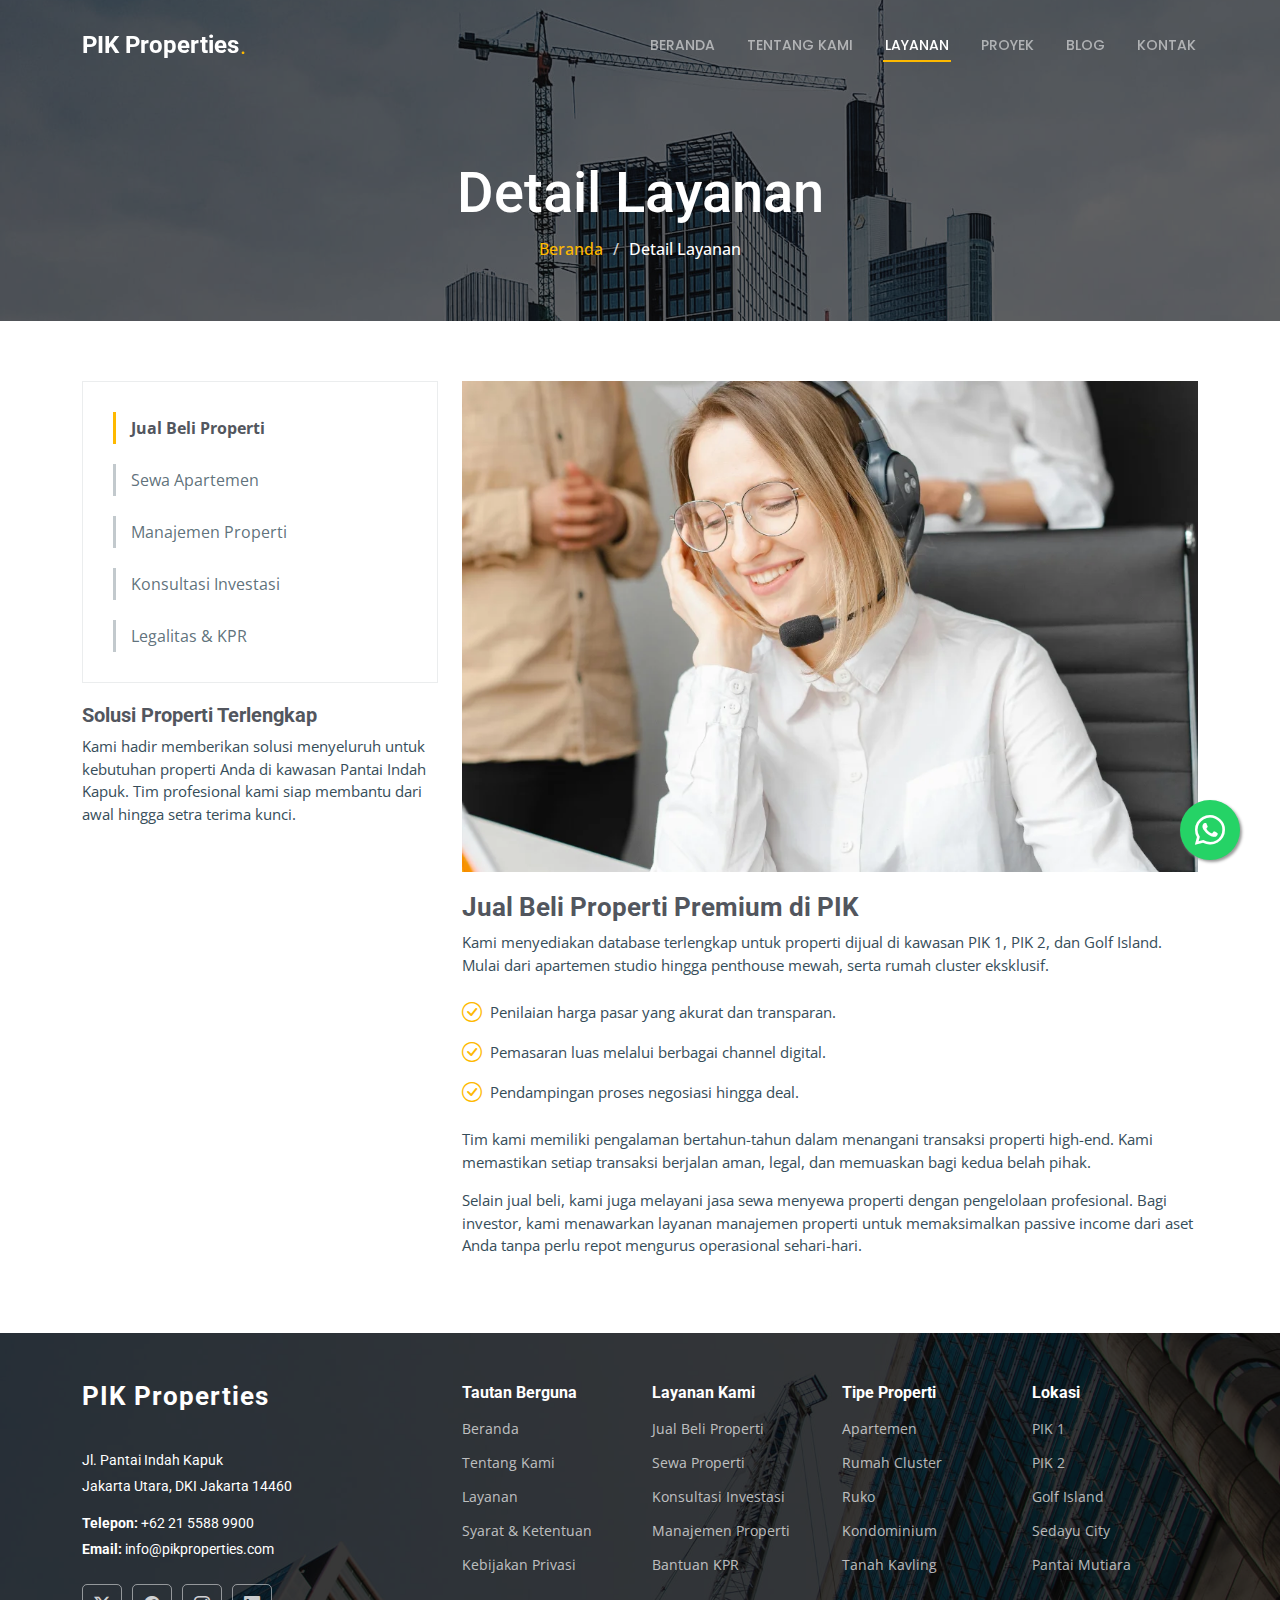
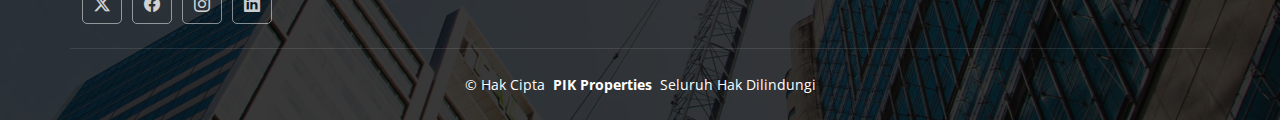
<file: service-details.html>
<!DOCTYPE html>
<html lang="en">

<head>
  <meta charset="utf-8">
  <meta content="width=device-width, initial-scale=1.0" name="viewport">
  <title>Detail Layanan - PIK Properties</title>
  <meta name="description"
    content="Layanan lengkap PIK Properties termasuk jual beli, sewa, konsultasi investasi, dan manajemen properti.">
  <meta name="keywords" content="layanan pik properties, jual beli pik, sewa pik, investasi pik">

  <!-- Favicons -->
  <link href="assets/img/favicon.png" rel="icon">
  <link href="assets/img/apple-touch-icon.png" rel="apple-touch-icon">

  <!-- Fonts -->
  <link href="https://fonts.googleapis.com" rel="preconnect">
  <link href="https://fonts.gstatic.com" rel="preconnect" crossorigin>
  <link
    href="https://fonts.googleapis.com/css2?family=Roboto:ital,wght@0,100;0,300;0,400;0,500;0,700;0,900;1,100;1,300;1,400;1,500;1,700;1,900&family=Open+Sans:ital,wght@0,300;0,400;0,500;0,600;0,700;0,800;1,300;1,400;1,500;1,600;1,700;1,800&family=Poppins:ital,wght@0,100;0,200;0,300;0,400;0,500;0,600;0,700;0,800;0,900;1,100;1,200;1,300;1,400;1,500;1,600;1,700;1,800;1,900&display=swap"
    rel="stylesheet">

  <!-- Vendor CSS Files -->
  <link href="assets/vendor/bootstrap/css/bootstrap.min.css" rel="stylesheet">
  <link href="assets/vendor/bootstrap-icons/bootstrap-icons.css" rel="stylesheet">
  <link href="assets/vendor/aos/aos.css" rel="stylesheet">
  <link href="assets/vendor/fontawesome-free/css/all.min.css" rel="stylesheet">
  <link href="assets/vendor/swiper/swiper-bundle.min.css" rel="stylesheet">
  <link href="assets/vendor/glightbox/css/glightbox.min.css" rel="stylesheet">

  <!-- Main CSS File -->
  <link href="assets/css/main.css" rel="stylesheet">

  <style>
    /* Floating WhatsApp Button */
    .float-wa {
      position: fixed;
      width: 60px;
      height: 60px;
      bottom: 40px;
      right: 40px;
      background-color: #25d366;
      color: #FFF;
      border-radius: 50px;
      text-align: center;
      font-size: 30px;
      box-shadow: 2px 2px 3px #999;
      z-index: 1000;
      display: flex;
      align-items: center;
      justify-content: center;
      transition: all 0.3s ease;
    }

    .float-wa:hover {
      background-color: #128C7E;
      color: #fff;
      transform: scale(1.1);
    }
  </style>

</head>

<body class="service-details-page">

  <header id="header" class="header d-flex align-items-center fixed-top">
    <div class="container-fluid container-xl position-relative d-flex align-items-center justify-content-between">

      <a href="index.html" class="logo d-flex align-items-center">
        <!-- Uncomment the line below if you also wish to use an image logo -->
        <!-- <img src="assets/img/logo.webp" alt=""> -->
        <h1 class="sitename">PIK Properties</h1> <span>.</span>
      </a>

      <nav id="navmenu" class="navmenu">
        <ul>
          <li><a href="index.html">Beranda</a></li>
          <li><a href="about.html">Tentang Kami</a></li>
          <li><a href="services.html" class="active">Layanan</a></li>
          <li><a href="projects.html">Proyek</a></li>
          <li><a href="blog.html">Blog</a></li>
          <li><a href="contact.html">Kontak</a></li>
        </ul>
        <i class="mobile-nav-toggle d-xl-none bi bi-list"></i>
      </nav>

    </div>
  </header>

  <main class="main">

    <!-- Page Title -->
    <div class="page-title dark-background" style="background-image: url(assets/img/page-title-bg.jpg);">
      <div class="container position-relative">
        <h1>Detail Layanan</h1>
        <nav class="breadcrumbs">
          <ol>
            <li><a href="index.html">Beranda</a></li>
            <li class="current">Detail Layanan</li>
          </ol>
        </nav>
      </div>
    </div><!-- End Page Title -->

    <!-- Service Details Section -->
    <section id="service-details" class="service-details section">

      <div class="container">

        <div class="row gy-4">

          <div class="col-lg-4" data-aos="fade-up" data-aos-delay="100">
            <div class="services-list">
              <a href="#" class="active">Jual Beli Properti</a>
              <a href="#">Sewa Apartemen</a>
              <a href="#">Manajemen Properti</a>
              <a href="#">Konsultasi Investasi</a>
              <a href="#">Legalitas & KPR</a>
            </div>

            <h4>Solusi Properti Terlengkap</h4>
            <p>Kami hadir memberikan solusi menyeluruh untuk kebutuhan properti Anda di kawasan Pantai Indah Kapuk. Tim
              profesional kami siap membantu dari awal hingga setra terima kunci.</p>
          </div>

          <div class="col-lg-8" data-aos="fade-up" data-aos-delay="200">
            <img src="assets/img/services/services-4.webp" alt="" class="img-fluid services-img">
            <h3>Jual Beli Properti Premium di PIK</h3>
            <p>
              Kami menyediakan database terlengkap untuk properti dijual di kawasan PIK 1, PIK 2, dan Golf Island. Mulai
              dari apartemen studio hingga penthouse mewah, serta rumah cluster eksklusif.
            </p>
            <ul>
              <li><i class="bi bi-check-circle"></i> <span>Penilaian harga pasar yang akurat dan transparan.</span></li>
              <li><i class="bi bi-check-circle"></i> <span>Pemasaran luas melalui berbagai channel digital.</span></li>
              <li><i class="bi bi-check-circle"></i> <span>Pendampingan proses negosiasi hingga deal.</span></li>
            </ul>
            <p>
              Tim kami memiliki pengalaman bertahun-tahun dalam menangani transaksi properti high-end. Kami memastikan
              setiap transaksi berjalan aman, legal, dan memuaskan bagi kedua belah pihak.
            </p>
            <p>
              Selain jual beli, kami juga melayani jasa sewa menyewa properti dengan pengelolaan profesional. Bagi
              investor, kami menawarkan layanan manajemen properti untuk memaksimalkan passive income dari aset Anda
              tanpa perlu repot mengurus operasional sehari-hari.
            </p>
          </div>

        </div>

      </div>

    </section><!-- /Service Details Section -->

  </main>

  <footer id="footer" class="footer dark-background">

    <div class="container footer-top">
      <div class="row gy-4">
        <div class="col-lg-4 col-md-6 footer-about">
          <a href="index.html" class="logo d-flex align-items-center">
            <span class="sitename">PIK Properties</span>
          </a>
          <div class="footer-contact pt-3">
            <p>Jl. Pantai Indah Kapuk</p>
            <p>Jakarta Utara, DKI Jakarta 14460</p>
            <p class="mt-3"><strong>Telepon:</strong> <span>+62 21 5588 9900</span></p>
            <p><strong>Email:</strong> <span>info@pikproperties.com</span></p>
          </div>
          <div class="social-links d-flex mt-4">
            <a href=""><i class="bi bi-twitter-x"></i></a>
            <a href=""><i class="bi bi-facebook"></i></a>
            <a href=""><i class="bi bi-instagram"></i></a>
            <a href=""><i class="bi bi-linkedin"></i></a>
          </div>
        </div>

        <div class="col-lg-2 col-md-3 footer-links">
          <h4>Tautan Berguna</h4>
          <ul>
            <li><a href="index.html">Beranda</a></li>
            <li><a href="about.html">Tentang Kami</a></li>
            <li><a href="services.html">Layanan</a></li>
            <li><a href="#">Syarat & Ketentuan</a></li>
            <li><a href="#">Kebijakan Privasi</a></li>
          </ul>
        </div>

        <div class="col-lg-2 col-md-3 footer-links">
          <h4>Layanan Kami</h4>
          <ul>
            <li><a href="#">Jual Beli Properti</a></li>
            <li><a href="#">Sewa Properti</a></li>
            <li><a href="#">Konsultasi Investasi</a></li>
            <li><a href="#">Manajemen Properti</a></li>
            <li><a href="#">Bantuan KPR</a></li>
          </ul>
        </div>

        <div class="col-lg-2 col-md-3 footer-links">
          <h4>Tipe Properti</h4>
          <ul>
            <li><a href="#">Apartemen</a></li>
            <li><a href="#">Rumah Cluster</a></li>
            <li><a href="#">Ruko</a></li>
            <li><a href="#">Kondominium</a></li>
            <li><a href="#">Tanah Kavling</a></li>
          </ul>
        </div>

        <div class="col-lg-2 col-md-3 footer-links">
          <h4>Lokasi</h4>
          <ul>
            <li><a href="#">PIK 1</a></li>
            <li><a href="#">PIK 2</a></li>
            <li><a href="#">Golf Island</a></li>
            <li><a href="#">Sedayu City</a></li>
            <li><a href="#">Pantai Mutiara</a></li>
          </ul>
        </div>

      </div>
    </div>

    <div class="container copyright text-center mt-4">
      <p>© <span>Hak Cipta</span> <strong class="px-1 sitename">PIK Properties</strong> <span>Seluruh Hak
          Dilindungi</span></p>

    </div>

  </footer>

  <!-- Scroll Top -->
  <a href="#" id="scroll-top" class="scroll-top d-flex align-items-center justify-content-center"><i
      class="bi bi-arrow-up-short"></i></a>

  <!-- Floating WhatsApp Button -->
  <a href="https://wa.me/622155889900?text=Halo%20PIK%20Properties,%20saya%20tertarik%20dengan%20layanan%20Anda"
    class="float-wa" target="_blank">
    <i class="bi bi-whatsapp"></i>
  </a>

  <!-- Preloader -->
  <div id="preloader"></div>

  <!-- Vendor JS Files -->
  <script src="assets/vendor/bootstrap/js/bootstrap.bundle.min.js"></script>
  <script src="assets/vendor/php-email-form/validate.js"></script>
  <script src="assets/vendor/aos/aos.js"></script>
  <script src="assets/vendor/purecounter/purecounter_vanilla.js"></script>
  <script src="assets/vendor/swiper/swiper-bundle.min.js"></script>
  <script src="assets/vendor/glightbox/js/glightbox.min.js"></script>
  <script src="assets/vendor/imagesloaded/imagesloaded.pkgd.min.js"></script>
  <script src="assets/vendor/isotope-layout/isotope.pkgd.min.js"></script>

  <!-- Main JS File -->
  <script src="assets/js/main.js"></script>

</body>

</html>
</file>
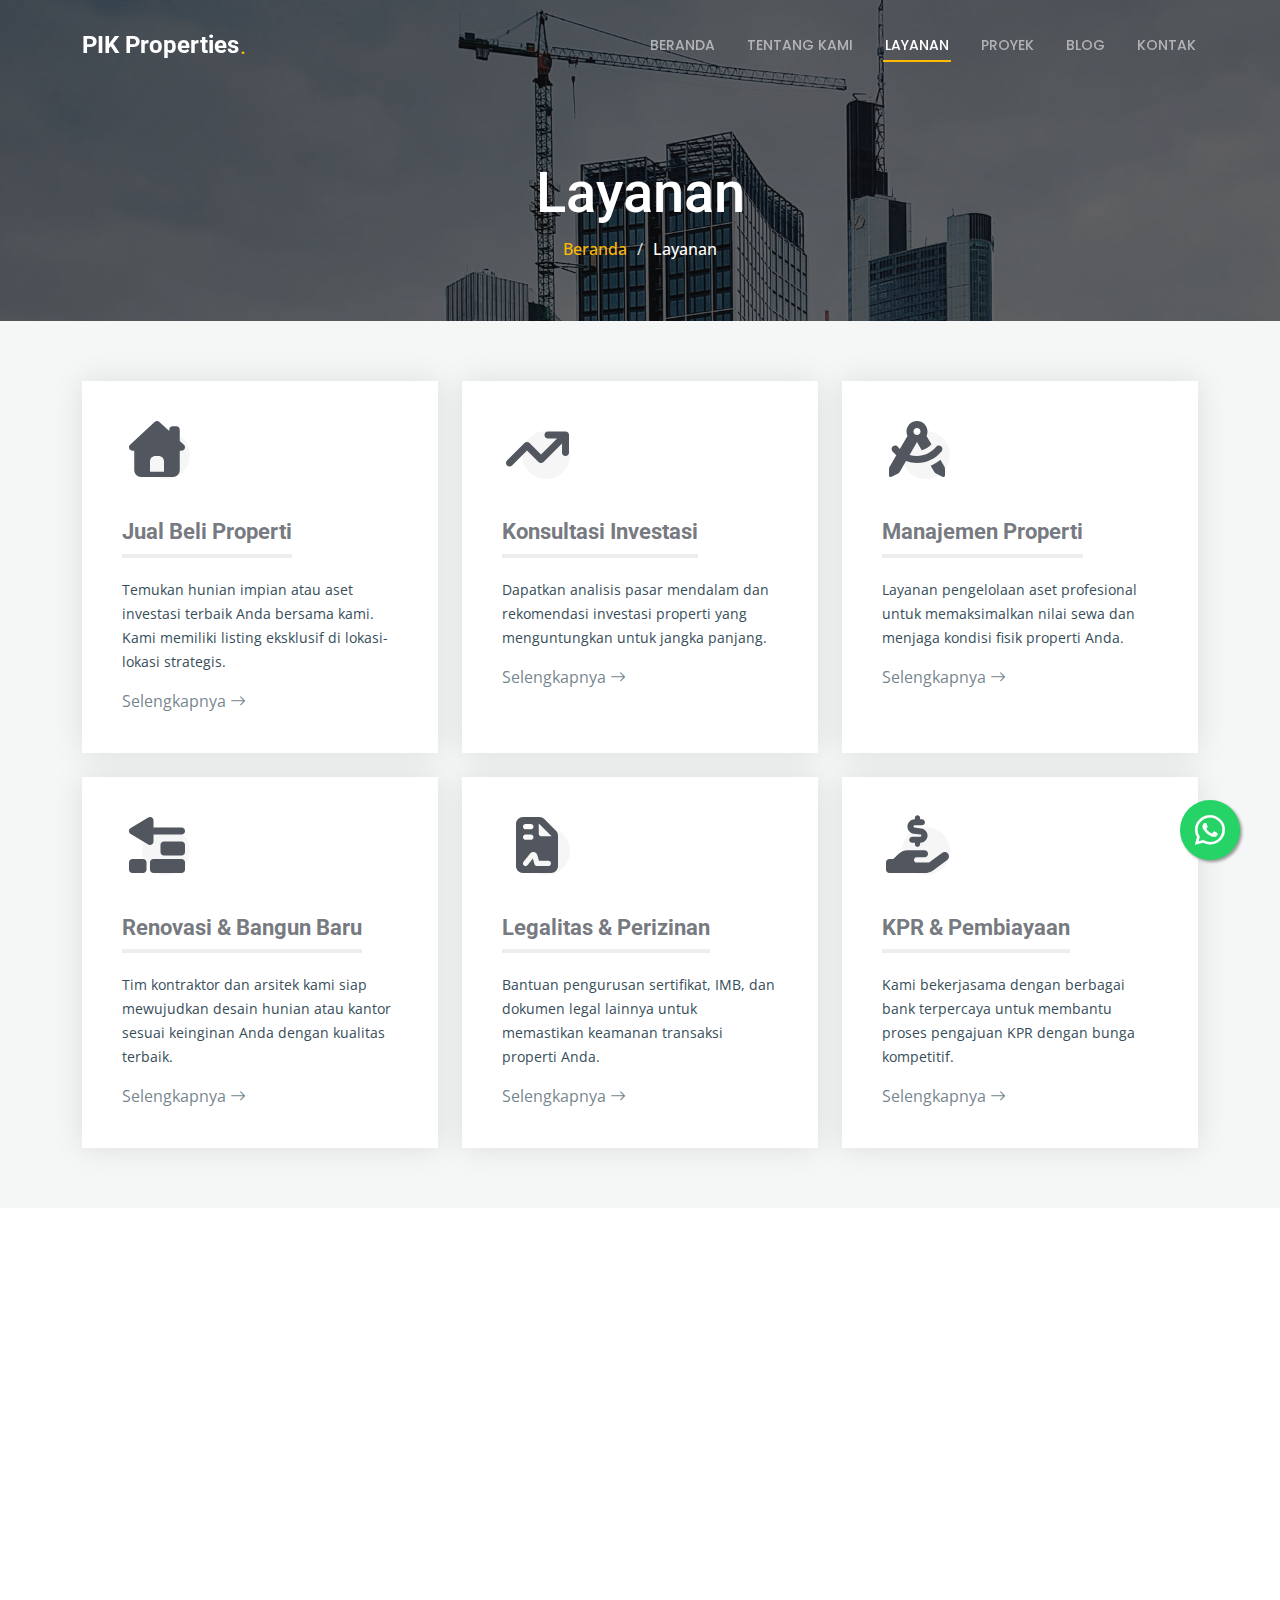
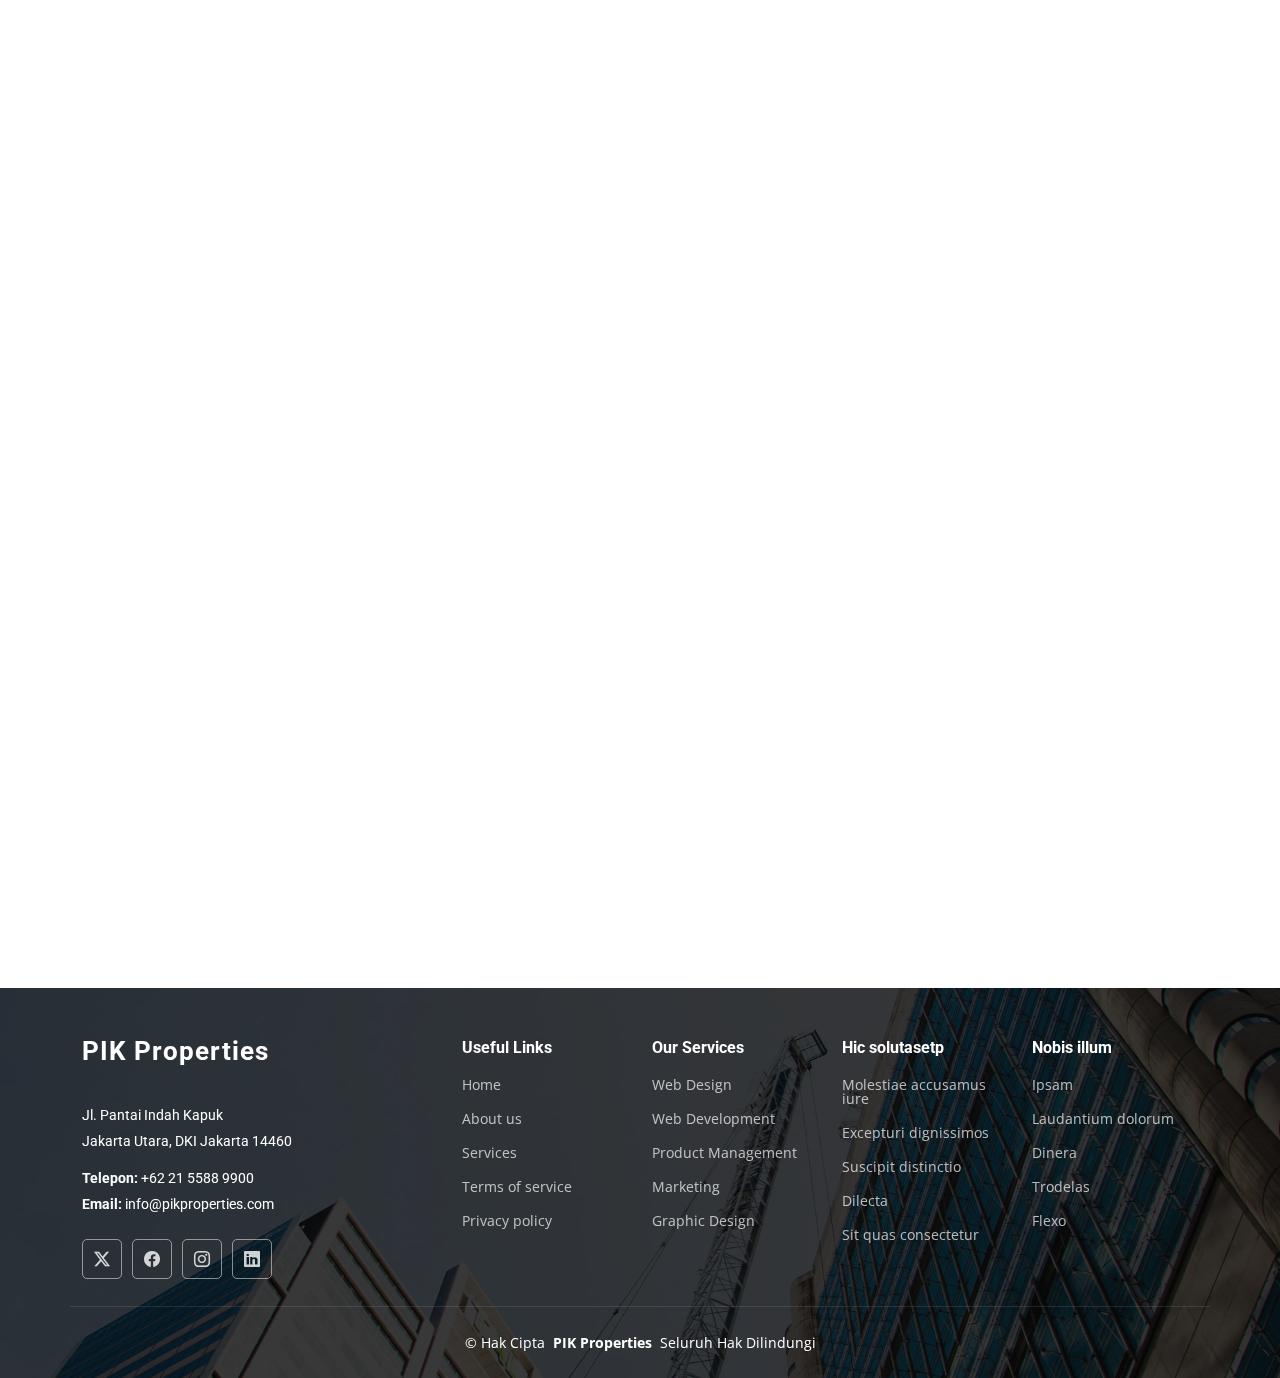
<file: services.html>
<!DOCTYPE html>
<html lang="en">

<head>
  <meta charset="utf-8">
  <meta content="width=device-width, initial-scale=1.0" name="viewport">
  <title>Layanan - PIK Properties</title>
  <meta name="description"
    content="Layanan properti lengkap dari PIK Properties untuk kebutuhan jual beli, sewa, dan investasi properti">
  <meta name="keywords" content="layanan properti pik, jual beli properti, sewa properti, konsultasi investasi">

  <!-- Favicons -->
  <link href="assets/img/favicon.png" rel="icon">
  <link href="assets/img/apple-touch-icon.png" rel="apple-touch-icon">

  <!-- Fonts -->
  <link href="https://fonts.googleapis.com" rel="preconnect">
  <link href="https://fonts.gstatic.com" rel="preconnect" crossorigin>
  <link
    href="https://fonts.googleapis.com/css2?family=Roboto:ital,wght@0,100;0,300;0,400;0,500;0,700;0,900;1,100;1,300;1,400;1,500;1,700;1,900&family=Open+Sans:ital,wght@0,300;0,400;0,500;0,600;0,700;0,800;1,300;1,400;1,500;1,600;1,700;1,800&family=Poppins:ital,wght@0,100;0,200;0,300;0,400;0,500;0,600;0,700;0,800;0,900;1,100;1,200;1,300;1,400;1,500;1,600;1,700;1,800;1,900&display=swap"
    rel="stylesheet">

  <!-- Vendor CSS Files -->
  <link href="assets/vendor/bootstrap/css/bootstrap.min.css" rel="stylesheet">
  <link href="assets/vendor/bootstrap-icons/bootstrap-icons.css" rel="stylesheet">
  <link href="assets/vendor/aos/aos.css" rel="stylesheet">
  <link href="assets/vendor/fontawesome-free/css/all.min.css" rel="stylesheet">
  <link href="assets/vendor/swiper/swiper-bundle.min.css" rel="stylesheet">
  <link href="assets/vendor/glightbox/css/glightbox.min.css" rel="stylesheet">

  <!-- Main CSS File -->
  <link href="assets/css/main.css" rel="stylesheet">

  <style>
    /* Floating WhatsApp Button */
    .float-wa {
      position: fixed;
      width: 60px;
      height: 60px;
      bottom: 40px;
      right: 40px;
      background-color: #25d366;
      color: #FFF;
      border-radius: 50px;
      text-align: center;
      font-size: 30px;
      box-shadow: 2px 2px 3px #999;
      z-index: 1000;
      display: flex;
      align-items: center;
      justify-content: center;
      transition: all 0.3s ease;
    }

    .float-wa:hover {
      background-color: #128C7E;
      color: #fff;
      transform: scale(1.1);
    }
  </style>

</head>

<body class="services-page">

  <header id="header" class="header d-flex align-items-center fixed-top">
    <div class="container-fluid container-xl position-relative d-flex align-items-center justify-content-between">

      <a href="index.html" class="logo d-flex align-items-center">
        <!-- Uncomment the line below if you also wish to use an image logo -->
        <!-- <img src="assets/img/logo.webp" alt=""> -->
        <h1 class="sitename">PIK Properties</h1> <span>.</span>
      </a>

      <nav id="navmenu" class="navmenu">
        <ul>
          <li><a href="index.html">Beranda</a></li>
          <li><a href="about.html">Tentang Kami</a></li>
          <li><a href="services.html" class="active">Layanan</a></li>
          <li><a href="projects.html">Proyek</a></li>
          <li><a href="blog.html">Blog</a></li>
          <li><a href="contact.html">Kontak</a></li>
        </ul>
        <i class="mobile-nav-toggle d-xl-none bi bi-list"></i>
      </nav>

    </div>
  </header>

  <main class="main">

    <!-- Page Title -->
    <div class="page-title dark-background" style="background-image: url(assets/img/page-title-bg.jpg);">
      <div class="container position-relative">
        <h1>Layanan</h1>
        <nav class="breadcrumbs">
          <ol>
            <li><a href="index.html">Beranda</a></li>
            <li class="current">Layanan</li>
          </ol>
        </nav>
      </div>
    </div><!-- End Page Title -->

    <!-- Services 2 Section -->
    <section id="services-2" class="services-2 section light-background">

      <div class="container">

        <div class="row gy-4">

          <div class="col-lg-4 col-md-6" data-aos="fade-up" data-aos-delay="100">
            <div class="service-item  position-relative">
              <div class="icon">
                <i class="fa-solid fa-house-chimney"></i>
              </div>
              <h3>Jual Beli Properti</h3>
              <p>Temukan hunian impian atau aset investasi terbaik Anda bersama kami. Kami memiliki listing eksklusif di
                lokasi-lokasi strategis.</p>
              <a href="service-details.html" class="readmore stretched-link">Selengkapnya <i
                  class="bi bi-arrow-right"></i></a>
            </div>
          </div><!-- End Service Item -->

          <div class="col-lg-4 col-md-6" data-aos="fade-up" data-aos-delay="200">
            <div class="service-item position-relative">
              <div class="icon">
                <i class="fa-solid fa-arrow-trend-up"></i>
              </div>
              <h3>Konsultasi Investasi</h3>
              <p>Dapatkan analisis pasar mendalam dan rekomendasi investasi properti yang menguntungkan untuk jangka
                panjang.</p>
              <a href="service-details.html" class="readmore stretched-link">Selengkapnya <i
                  class="bi bi-arrow-right"></i></a>
            </div>
          </div><!-- End Service Item -->

          <div class="col-lg-4 col-md-6" data-aos="fade-up" data-aos-delay="300">
            <div class="service-item position-relative">
              <div class="icon">
                <i class="fa-solid fa-compass-drafting"></i>
              </div>
              <h3>Manajemen Properti</h3>
              <p>Layanan pengelolaan aset profesional untuk memaksimalkan nilai sewa dan menjaga kondisi fisik properti
                Anda.</p>
              <a href="service-details.html" class="readmore stretched-link">Selengkapnya <i
                  class="bi bi-arrow-right"></i></a>
            </div>
          </div><!-- End Service Item -->

          <div class="col-lg-4 col-md-6" data-aos="fade-up" data-aos-delay="400">
            <div class="service-item position-relative">
              <div class="icon">
                <i class="fa-solid fa-trowel-bricks"></i>
              </div>
              <h3>Renovasi & Bangun Baru</h3>
              <p>Tim kontraktor dan arsitek kami siap mewujudkan desain hunian atau kantor sesuai keinginan Anda dengan
                kualitas terbaik.</p>
              <a href="service-details.html" class="readmore stretched-link">Selengkapnya <i
                  class="bi bi-arrow-right"></i></a>
            </div>
          </div><!-- End Service Item -->

          <div class="col-lg-4 col-md-6" data-aos="fade-up" data-aos-delay="500">
            <div class="service-item position-relative">
              <div class="icon">
                <i class="fa-solid fa-file-contract"></i>
              </div>
              <h3>Legalitas & Perizinan</h3>
              <p>Bantuan pengurusan sertifikat, IMB, dan dokumen legal lainnya untuk memastikan keamanan transaksi
                properti Anda.</p>
              <a href="service-details.html" class="readmore stretched-link">Selengkapnya <i
                  class="bi bi-arrow-right"></i></a>
            </div>
          </div><!-- End Service Item -->

          <div class="col-lg-4 col-md-6" data-aos="fade-up" data-aos-delay="600">
            <div class="service-item position-relative">
              <div class="icon">
                <i class="fa-solid fa-hand-holding-dollar"></i>
              </div>
              <h3>KPR & Pembiayaan</h3>
              <p>Kami bekerjasama dengan berbagai bank terpercaya untuk membantu proses pengajuan KPR dengan bunga
                kompetitif.</p>
              <a href="service-details.html" class="readmore stretched-link">Selengkapnya <i
                  class="bi bi-arrow-right"></i></a>
            </div>
          </div><!-- End Service Item -->

        </div>

      </div>

    </section><!-- /Services 2 Section -->

    <!-- Features Cards Section -->
    <section id="features-cards" class="features-cards section">

      <div class="container">

        <div class="row gy-4">

          <div class="col-lg-3 col-md-6" data-aos="fade-up" data-aos-delay="100">
            <h3>Jaringan Luas</h3>
            <p>Akses eksklusif ke berbagai listing properti premium di kawasan PIK dan sekitarnya.</p>
            <ul class="list-unstyled">
              <li><i class="bi bi-check2"></i> <span>Listing Eksklusif</span></li>
              <li><i class="bi bi-check2"></i> <span>Koneksi Developer</span></li>
              <li><i class="bi bi-check2"></i> <span>Database Pembeli</span></li>
            </ul>
          </div><!-- End feature item-->

          <div class="col-lg-3 col-md-6" data-aos="fade-up" data-aos-delay="200">
            <h3>Transparan & Jujur</h3>
            <p>Kami menjamin transparansi harga dan proses transaksi tanpa biaya tersembunyi.</p>

            <ul class="list-unstyled">
              <li><i class="bi bi-check2"></i> <span>Harga Wajar</span></li>
              <li><i class="bi bi-check2"></i> <span>Negosiasi Langsung</span></li>
              <li><i class="bi bi-check2"></i> <span>Dokumen Jelas</span></li>
            </ul>
          </div><!-- End feature item-->

          <div class="col-lg-3 col-md-6" data-aos="fade-up" data-aos-delay="300">
            <h3>Data Akurat</h3>
            <p>Informasi properti yang kami sajikan telah diverifikasi kebenarannya oleh tim survei kami.</p>
            <ul class="list-unstyled">
              <li><i class="bi bi-check2"></i> <span>Survei Lokasi</span></li>
              <li><i class="bi bi-check2"></i> <span>Cek Legalitas</span></li>
              <li><i class="bi bi-check2"></i> <span>Foto Real</span></li>
            </ul>
          </div><!-- End feature item-->

          <div class="col-lg-3 col-md-6" data-aos="fade-up" data-aos-delay="400">
            <h3>Layanan Purna Jual</h3>
            <p>Hubungan kami dengan klien tidak berakhir setelah transaksi selesai. Kami siap membantu keluhan Anda.</p>
            <ul class="list-unstyled">
              <li><i class="bi bi-check2"></i> <span>Bantuan Renovasi</span></li>
              <li><i class="bi bi-check2"></i> <span>Jasa Pindahan</span></li>
              <li><i class="bi bi-check2"></i> <span>Konsultasi Lanjutan</span></li>
            </ul>
          </div><!-- End feature item-->

        </div>

      </div>

    </section><!-- /Features Cards Section -->

    <!-- Alt Services 3 Section -->
    <section id="alt-services-3" class="alt-services-3 section">

      <div class="container">

        <div class="row justify-content-around gy-4">

          <div class="col-lg-6 d-flex flex-column justify-content-center order-2 order-lg-1" data-aos="fade-up"
            data-aos-delay="100">
            <h3>Solusi Properti Terbaik untuk Anda</h3>
            <p>Kami hadir untuk memberikan kemudahan dan kenyamanan dalam setiap proses transaksi properti Anda di
              Jakarta Utara.</p>


            <div class="row">

              <div class="col-lg-6 icon-box d-flex">
                <i class="bi bi-easel flex-shrink-0"></i>
                <div>
                  <h4>Konsultasi Gratis</h4>
                  <p>Diskusikan kebutuhan properti Anda dengan tim ahli kami tanpa dipungut biaya.</p>
                </div>
              </div><!-- End Icon Box -->

              <div class="col-lg-6 icon-box d-flex">
                <i class="bi bi-patch-check flex-shrink-0"></i>
                <div>
                  <h4>Terpercaya</h4>
                  <p>Telah melayani ribuan klien puas sejak tahun 2010 dengan rekam jejak bersih.</p>
                </div>
              </div><!-- End Icon Box -->

              <div class="col-lg-6 icon-box d-flex">
                <i class="bi bi-brightness-high flex-shrink-0"></i>
                <div>
                  <h4>Layanan Lengkap</h4>
                  <p>One-stop solution untuk semua urusan properti Anda, dari beli hingga desain interior.</p>
                </div>
              </div><!-- End Icon Box -->

              <div class="col-lg-6 icon-box d-flex">
                <i class="bi bi-brightness-high flex-shrink-0"></i>
                <div>
                  <h4>Inovasi</h4>
                  <p>Terus berinovasi mengikuti perkembangan teknologi dan tren pasar properti.</p>
                </div>
              </div><!-- End Icon Box -->

            </div>

          </div>

          <div class="features-image col-lg-5 order-1 order-lg-2" data-aos="fade-up" data-aos-delay="200">
            <img src="assets/img/features/features-3.webp" alt="">
          </div>

        </div>

      </div>

    </section><!-- /Alt Services 3 Section -->

    <!-- Testimonials 2 Section -->
    <section id="testimonials-2" class="testimonials-2 section">

      <div class="container" data-aos="fade-up" data-aos-delay="100">

        <div class="swiper init-swiper">
          <script type="application/json" class="swiper-config">
            {
              "loop": true,
              "speed": 600,
              "autoplay": {
                "delay": 5000
              },
              "slidesPerView": "auto",
              "pagination": {
                "el": ".swiper-pagination",
                "type": "bullets",
                "clickable": true
              },
              "breakpoints": {
                "320": {
                  "slidesPerView": 1,
                  "spaceBetween": 40
                },
                "1200": {
                  "slidesPerView": 2,
                  "spaceBetween": 20
                }
              }
            }
          </script>
          <div class="swiper-wrapper">

            <div class="swiper-slide">
              <div class="testimonial-wrap">
                <div class="testimonial-item">
                  <img src="assets/img/person/person-m-9.webp" class="testimonial-img" alt="">
                  <h3>Bapak Hendra</h3>
                  <h4>CEO Tech Startup</h4>
                  <div class="stars">
                    <i class="bi bi-star-fill"></i><i class="bi bi-star-fill"></i><i class="bi bi-star-fill"></i><i
                      class="bi bi-star-fill"></i><i class="bi bi-star-fill"></i>
                  </div>
                  <p>
                    <i class="bi bi-quote quote-icon-left"></i>
                    <span>Saya sangat puas dengan pelayanan PIK Properties. Mereka membantu saya menemukan lokasi kantor
                      yang strategis dan prestisius di PIK 2. Prosesnya cepat dan transparan.</span>
                    <i class="bi bi-quote quote-icon-right"></i>
                  </p>
                </div>
              </div>
            </div><!-- End testimonial item -->

            <div class="swiper-slide">
              <div class="testimonial-wrap">
                <div class="testimonial-item">
                  <img src="assets/img/person/person-f-5.webp" class="testimonial-img" alt="">
                  <h3>Ibu Sarah</h3>
                  <h4>Desainer Interior</h4>
                  <div class="stars">
                    <i class="bi bi-star-fill"></i><i class="bi bi-star-fill"></i><i class="bi bi-star-fill"></i><i
                      class="bi bi-star-fill"></i><i class="bi bi-star-fill"></i>
                  </div>
                  <p>
                    <i class="bi bi-quote quote-icon-left"></i>
                    <span>Apartemen yang ditawarkan memiliki layout yang sangat baik dan pencahayaan alami yang optimal.
                      Sangat memudahkan pekerjaan saya dalam menata interiornya.</span>
                    <i class="bi bi-quote quote-icon-right"></i>
                  </p>
                </div>
              </div>
            </div><!-- End testimonial item -->

            <div class="swiper-slide">
              <div class="testimonial-wrap">
                <div class="testimonial-item">
                  <img src="assets/img/person/person-f-12.webp" class="testimonial-img" alt="">
                  <h3>Ibu Jenny</h3>
                  <h4>Pemilik Butik</h4>
                  <div class="stars">
                    <i class="bi bi-star-fill"></i><i class="bi bi-star-fill"></i><i class="bi bi-star-fill"></i><i
                      class="bi bi-star-fill"></i><i class="bi bi-star-fill"></i>
                  </div>
                  <p>
                    <i class="bi bi-quote quote-icon-left"></i>
                    <span>Membeli ruko di Golf Island melalui PIK Properties adalah keputusan terbaik. Trafik pengunjung
                      tinggi dan nilai sewanya terus naik. Sangat menguntungkan!</span>
                    <i class="bi bi-quote quote-icon-right"></i>
                  </p>
                </div>
              </div>
            </div><!-- End testimonial item -->

            <div class="swiper-slide">
              <div class="testimonial-wrap">
                <div class="testimonial-item">
                  <img src="assets/img/person/person-m-12.webp" class="testimonial-img" alt="">
                  <h3>Matt Brandon</h3>
                  <h4>Freelancer</h4>
                  <div class="stars">
                    <i class="bi bi-star-fill"></i><i class="bi bi-star-fill"></i><i class="bi bi-star-fill"></i><i
                      class="bi bi-star-fill"></i><i class="bi bi-star-fill"></i>
                  </div>
                  <p>
                    <i class="bi bi-quote quote-icon-left"></i>
                    <span>Fugiat enim eram quae cillum dolore dolor amet nulla culpa multos export minim fugiat minim
                      velit minim dolor enim duis veniam ipsum anim magna sunt elit fore quem dolore labore illum
                      veniam.</span>
                    <i class="bi bi-quote quote-icon-right"></i>
                  </p>
                </div>
              </div>
            </div><!-- End testimonial item -->

            <div class="swiper-slide">
              <div class="testimonial-wrap">
                <div class="testimonial-item">
                  <img src="assets/img/person/person-m-13.webp" class="testimonial-img" alt="">
                  <h3>John Larson</h3>
                  <h4>Entrepreneur</h4>
                  <div class="stars">
                    <i class="bi bi-star-fill"></i><i class="bi bi-star-fill"></i><i class="bi bi-star-fill"></i><i
                      class="bi bi-star-fill"></i><i class="bi bi-star-fill"></i>
                  </div>
                  <p>
                    <i class="bi bi-quote quote-icon-left"></i>
                    <span>Quis quorum aliqua sint quem legam fore sunt eram irure aliqua veniam tempor noster veniam
                      enim culpa labore duis sunt culpa nulla illum cillum fugiat legam esse veniam culpa fore nisi
                      cillum quid.</span>
                    <i class="bi bi-quote quote-icon-right"></i>
                  </p>
                </div>
              </div>
            </div><!-- End testimonial item -->

          </div>
          <div class="swiper-pagination"></div>
        </div>

      </div>

    </section><!-- /Testimonials 2 Section -->

  </main>

  <footer id="footer" class="footer dark-background">

    <div class="container footer-top">
      <div class="row gy-4">
        <div class="col-lg-4 col-md-6 footer-about">
          <a href="index.html" class="logo d-flex align-items-center">
            <span class="sitename">PIK Properties</span>
          </a>
          <div class="footer-contact pt-3">
            <p>Jl. Pantai Indah Kapuk</p>
            <p>Jakarta Utara, DKI Jakarta 14460</p>
            <p class="mt-3"><strong>Telepon:</strong> <span>+62 21 5588 9900</span></p>
            <p><strong>Email:</strong> <span>info@pikproperties.com</span></p>
          </div>
          <div class="social-links d-flex mt-4">
            <a href=""><i class="bi bi-twitter-x"></i></a>
            <a href=""><i class="bi bi-facebook"></i></a>
            <a href=""><i class="bi bi-instagram"></i></a>
            <a href=""><i class="bi bi-linkedin"></i></a>
          </div>
        </div>

        <div class="col-lg-2 col-md-3 footer-links">
          <h4>Useful Links</h4>
          <ul>
            <li><a href="#">Home</a></li>
            <li><a href="#">About us</a></li>
            <li><a href="#">Services</a></li>
            <li><a href="#">Terms of service</a></li>
            <li><a href="#">Privacy policy</a></li>
          </ul>
        </div>

        <div class="col-lg-2 col-md-3 footer-links">
          <h4>Our Services</h4>
          <ul>
            <li><a href="#">Web Design</a></li>
            <li><a href="#">Web Development</a></li>
            <li><a href="#">Product Management</a></li>
            <li><a href="#">Marketing</a></li>
            <li><a href="#">Graphic Design</a></li>
          </ul>
        </div>

        <div class="col-lg-2 col-md-3 footer-links">
          <h4>Hic solutasetp</h4>
          <ul>
            <li><a href="#">Molestiae accusamus iure</a></li>
            <li><a href="#">Excepturi dignissimos</a></li>
            <li><a href="#">Suscipit distinctio</a></li>
            <li><a href="#">Dilecta</a></li>
            <li><a href="#">Sit quas consectetur</a></li>
          </ul>
        </div>

        <div class="col-lg-2 col-md-3 footer-links">
          <h4>Nobis illum</h4>
          <ul>
            <li><a href="#">Ipsam</a></li>
            <li><a href="#">Laudantium dolorum</a></li>
            <li><a href="#">Dinera</a></li>
            <li><a href="#">Trodelas</a></li>
            <li><a href="#">Flexo</a></li>
          </ul>
        </div>

      </div>
    </div>

    <div class="container copyright text-center mt-4">
      <p>© <span>Hak Cipta</span> <strong class="px-1 sitename">PIK Properties</strong> <span>Seluruh Hak
          Dilindungi</span></p>

    </div>

  </footer>

  <!-- Scroll Top -->
  <a href="#" id="scroll-top" class="scroll-top d-flex align-items-center justify-content-center"><i
      class="bi bi-arrow-up-short"></i></a>

  <!-- Floating WhatsApp Button -->
  <a href="https://wa.me/622155889900?text=Halo%20PIK%20Properties,%20saya%20tertarik%20dengan%20properti%20Anda"
    class="float-wa" target="_blank">
    <i class="bi bi-whatsapp"></i>
  </a>

  <!-- Preloader -->
  <div id="preloader"></div>

  <!-- Vendor JS Files -->
  <script src="assets/vendor/bootstrap/js/bootstrap.bundle.min.js"></script>
  <script src="assets/vendor/php-email-form/validate.js"></script>
  <script src="assets/vendor/aos/aos.js"></script>
  <script src="assets/vendor/purecounter/purecounter_vanilla.js"></script>
  <script src="assets/vendor/swiper/swiper-bundle.min.js"></script>
  <script src="assets/vendor/glightbox/js/glightbox.min.js"></script>
  <script src="assets/vendor/imagesloaded/imagesloaded.pkgd.min.js"></script>
  <script src="assets/vendor/isotope-layout/isotope.pkgd.min.js"></script>

  <!-- Main JS File -->
  <script src="assets/js/main.js"></script>

</body>

</html>
</file>
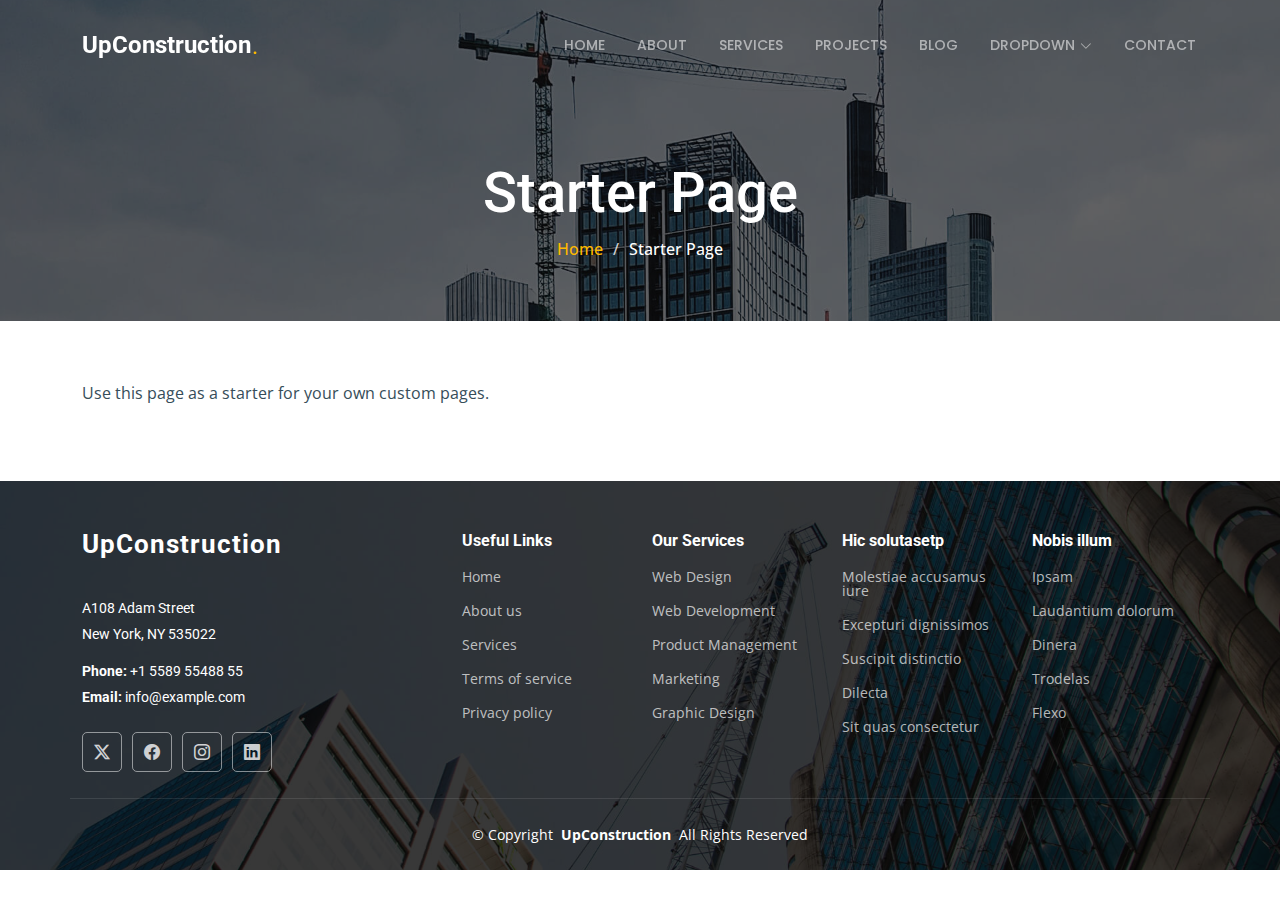
<file: starter-page.html>
<!DOCTYPE html>
<html lang="en">

<head>
  <meta charset="utf-8">
  <meta content="width=device-width, initial-scale=1.0" name="viewport">
  <title>Starter Page - affizar</title>
  <meta name="description" content="">
  <meta name="keywords" content="">

  <!-- Favicons -->
  <link href="assets/img/favicon.png" rel="icon">
  <link href="assets/img/apple-touch-icon.png" rel="apple-touch-icon">

  <!-- Fonts -->
  <link href="https://fonts.googleapis.com" rel="preconnect">
  <link href="https://fonts.gstatic.com" rel="preconnect" crossorigin>
  <link href="https://fonts.googleapis.com/css2?family=Roboto:ital,wght@0,100;0,300;0,400;0,500;0,700;0,900;1,100;1,300;1,400;1,500;1,700;1,900&family=Open+Sans:ital,wght@0,300;0,400;0,500;0,600;0,700;0,800;1,300;1,400;1,500;1,600;1,700;1,800&family=Poppins:ital,wght@0,100;0,200;0,300;0,400;0,500;0,600;0,700;0,800;0,900;1,100;1,200;1,300;1,400;1,500;1,600;1,700;1,800;1,900&display=swap" rel="stylesheet">

  <!-- Vendor CSS Files -->
  <link href="assets/vendor/bootstrap/css/bootstrap.min.css" rel="stylesheet">
  <link href="assets/vendor/bootstrap-icons/bootstrap-icons.css" rel="stylesheet">
  <link href="assets/vendor/aos/aos.css" rel="stylesheet">
  <link href="assets/vendor/fontawesome-free/css/all.min.css" rel="stylesheet">
  <link href="assets/vendor/swiper/swiper-bundle.min.css" rel="stylesheet">
  <link href="assets/vendor/glightbox/css/glightbox.min.css" rel="stylesheet">

  <!-- Main CSS File -->
  <link href="assets/css/main.css" rel="stylesheet">

</head>

<body class="starter-page-page">

  <header id="header" class="header d-flex align-items-center fixed-top">
    <div class="container-fluid container-xl position-relative d-flex align-items-center justify-content-between">

      <a href="index.html" class="logo d-flex align-items-center">
        <!-- Uncomment the line below if you also wish to use an image logo -->
        <!-- <img src="assets/img/logo.webp" alt=""> -->
        <h1 class="sitename">UpConstruction</h1> <span>.</span>
      </a>

      <nav id="navmenu" class="navmenu">
        <ul>
          <li><a href="index.html">Home</a></li>
          <li><a href="about.html">About</a></li>
          <li><a href="services.html">Services</a></li>
          <li><a href="projects.html">Projects</a></li>
          <li><a href="blog.html">Blog</a></li>
          <li class="dropdown"><a href="#"><span>Dropdown</span> <i class="bi bi-chevron-down toggle-dropdown"></i></a>
            <ul>
              <li><a href="#">Dropdown 1</a></li>
              <li class="dropdown"><a href="#"><span>Deep Dropdown</span> <i class="bi bi-chevron-down toggle-dropdown"></i></a>
                <ul>
                  <li><a href="#">Deep Dropdown 1</a></li>
                  <li><a href="#">Deep Dropdown 2</a></li>
                  <li><a href="#">Deep Dropdown 3</a></li>
                  <li><a href="#">Deep Dropdown 4</a></li>
                  <li><a href="#">Deep Dropdown 5</a></li>
                </ul>
              </li>
              <li><a href="#">Dropdown 2</a></li>
              <li><a href="#">Dropdown 3</a></li>
              <li><a href="#">Dropdown 4</a></li>
            </ul>
          </li>
          <li><a href="contact.html">Contact</a></li>
        </ul>
        <i class="mobile-nav-toggle d-xl-none bi bi-list"></i>
      </nav>

    </div>
  </header>

  <main class="main">

    <!-- Page Title -->
    <div class="page-title dark-background" style="background-image: url(assets/img/page-title-bg.jpg);">
      <div class="container position-relative">
        <h1>Starter Page</h1>
        <nav class="breadcrumbs">
          <ol>
            <li><a href="index.html">Home</a></li>
            <li class="current">Starter Page</li>
          </ol>
        </nav>
      </div>
    </div><!-- End Page Title -->

    <!-- Starter Section Section -->
    <section id="starter-section" class="starter-section section">

      <div class="container" data-aos="fade-up">
        <p>Use this page as a starter for your own custom pages.</p>
      </div>

    </section><!-- /Starter Section Section -->

  </main>

  <footer id="footer" class="footer dark-background">

    <div class="container footer-top">
      <div class="row gy-4">
        <div class="col-lg-4 col-md-6 footer-about">
          <a href="index.html" class="logo d-flex align-items-center">
            <span class="sitename">UpConstruction</span>
          </a>
          <div class="footer-contact pt-3">
            <p>A108 Adam Street</p>
            <p>New York, NY 535022</p>
            <p class="mt-3"><strong>Phone:</strong> <span>+1 5589 55488 55</span></p>
            <p><strong>Email:</strong> <span>info@example.com</span></p>
          </div>
          <div class="social-links d-flex mt-4">
            <a href=""><i class="bi bi-twitter-x"></i></a>
            <a href=""><i class="bi bi-facebook"></i></a>
            <a href=""><i class="bi bi-instagram"></i></a>
            <a href=""><i class="bi bi-linkedin"></i></a>
          </div>
        </div>

        <div class="col-lg-2 col-md-3 footer-links">
          <h4>Useful Links</h4>
          <ul>
            <li><a href="#">Home</a></li>
            <li><a href="#">About us</a></li>
            <li><a href="#">Services</a></li>
            <li><a href="#">Terms of service</a></li>
            <li><a href="#">Privacy policy</a></li>
          </ul>
        </div>

        <div class="col-lg-2 col-md-3 footer-links">
          <h4>Our Services</h4>
          <ul>
            <li><a href="#">Web Design</a></li>
            <li><a href="#">Web Development</a></li>
            <li><a href="#">Product Management</a></li>
            <li><a href="#">Marketing</a></li>
            <li><a href="#">Graphic Design</a></li>
          </ul>
        </div>

        <div class="col-lg-2 col-md-3 footer-links">
          <h4>Hic solutasetp</h4>
          <ul>
            <li><a href="#">Molestiae accusamus iure</a></li>
            <li><a href="#">Excepturi dignissimos</a></li>
            <li><a href="#">Suscipit distinctio</a></li>
            <li><a href="#">Dilecta</a></li>
            <li><a href="#">Sit quas consectetur</a></li>
          </ul>
        </div>

        <div class="col-lg-2 col-md-3 footer-links">
          <h4>Nobis illum</h4>
          <ul>
            <li><a href="#">Ipsam</a></li>
            <li><a href="#">Laudantium dolorum</a></li>
            <li><a href="#">Dinera</a></li>
            <li><a href="#">Trodelas</a></li>
            <li><a href="#">Flexo</a></li>
          </ul>
        </div>

      </div>
    </div>

    <div class="container copyright text-center mt-4">
      <p>© <span>Copyright</span> <strong class="px-1 sitename">UpConstruction</strong> <span>All Rights Reserved</span></p>

    </div>

  </footer>

  <!-- Scroll Top -->
  <a href="#" id="scroll-top" class="scroll-top d-flex align-items-center justify-content-center"><i class="bi bi-arrow-up-short"></i></a>

  <!-- Preloader -->
  <div id="preloader"></div>

  <!-- Vendor JS Files -->
  <script src="assets/vendor/bootstrap/js/bootstrap.bundle.min.js"></script>
  <script src="assets/vendor/php-email-form/validate.js"></script>
  <script src="assets/vendor/aos/aos.js"></script>
  <script src="assets/vendor/purecounter/purecounter_vanilla.js"></script>
  <script src="assets/vendor/swiper/swiper-bundle.min.js"></script>
  <script src="assets/vendor/glightbox/js/glightbox.min.js"></script>
  <script src="assets/vendor/imagesloaded/imagesloaded.pkgd.min.js"></script>
  <script src="assets/vendor/isotope-layout/isotope.pkgd.min.js"></script>

  <!-- Main JS File -->
  <script src="assets/js/main.js"></script>

</body>

</html>
</file>
<file: assets/css/main.css>
/*--------------------------------------------------------------
# Font & Color Variables
# Help: https://bootstrapmade.com/color-system/
--------------------------------------------------------------*/
/* Fonts */
:root {
  --default-font: "Open Sans",  system-ui, -apple-system, "Segoe UI", Roboto, "Helvetica Neue", Arial, "Noto Sans", "Liberation Sans", sans-serif, "Apple Color Emoji", "Segoe UI Emoji", "Segoe UI Symbol", "Noto Color Emoji";
  --heading-font: "Roboto",  sans-serif;
  --nav-font: "Poppins",  sans-serif;
}

/* Global Colors - The following color variables are used throughout the website. Updating them here will change the color scheme of the entire website */
:root { 
  --background-color: #ffffff; /* Background color for the entire website, including individual sections */
  --default-color: #364d59; /* Default color used for the majority of the text content across the entire website */
  --heading-color: #52565e; /* Color for headings, subheadings and title throughout the website */
  --accent-color: #feb900; /* Accent color that represents your brand on the website. It's used for buttons, links, and other elements that need to stand out */
  --surface-color: #ffffff; /* The surface color is used as a background of boxed elements within sections, such as cards, icon boxes, or other elements that require a visual separation from the global background. */
  --contrast-color: #ffffff; /* Contrast color for text, ensuring readability against backgrounds of accent, heading, or default colors. */
}

/* Nav Menu Colors - The following color variables are used specifically for the navigation menu. They are separate from the global colors to allow for more customization options */
:root {
  --nav-color: rgba(255, 255, 255, 0.55);  /* The default color of the main navmenu links */
  --nav-hover-color: #ffffff; /* Applied to main navmenu links when they are hovered over or active */
  --nav-mobile-background-color: #ffffff; /* Used as the background color for mobile navigation menu */
  --nav-dropdown-background-color: #ffffff; /* Used as the background color for dropdown items that appear when hovering over primary navigation items */
  --nav-dropdown-color: #212529; /* Used for navigation links of the dropdown items in the navigation menu. */
  --nav-dropdown-hover-color: #feb900; /* Similar to --nav-hover-color, this color is applied to dropdown navigation links when they are hovered over. */
}

/* Color Presets - These classes override global colors when applied to any section or element, providing reuse of the sam color scheme. */

.light-background {
  --background-color: #f4f7f6;
  --surface-color: #ffffff;
}

.dark-background {
  --background-color: #060606;
  --default-color: #ffffff;
  --heading-color: #ffffff;
  --surface-color: #252525;
  --contrast-color: #ffffff;
}

/* Smooth scroll */
:root {
  scroll-behavior: smooth;
}

/*--------------------------------------------------------------
# General Styling & Shared Classes
--------------------------------------------------------------*/
body {
  color: var(--default-color);
  background-color: var(--background-color);
  font-family: var(--default-font);
}

a {
  color: var(--accent-color);
  text-decoration: none;
  transition: 0.3s;
}

a:hover {
  color: color-mix(in srgb, var(--accent-color), transparent 25%);
  text-decoration: none;
}

h1,
h2,
h3,
h4,
h5,
h6 {
  color: var(--heading-color);
  font-family: var(--heading-font);
}

/* PHP Email Form Messages
------------------------------*/
.php-email-form .error-message {
  display: none;
  background: #df1529;
  color: #ffffff;
  text-align: left;
  padding: 15px;
  margin-bottom: 24px;
  font-weight: 600;
}

.php-email-form .sent-message {
  display: none;
  color: #ffffff;
  background: #059652;
  text-align: center;
  padding: 15px;
  margin-bottom: 24px;
  font-weight: 600;
}

.php-email-form .loading {
  display: none;
  background: var(--surface-color);
  text-align: center;
  padding: 15px;
  margin-bottom: 24px;
}

.php-email-form .loading:before {
  content: "";
  display: inline-block;
  border-radius: 50%;
  width: 24px;
  height: 24px;
  margin: 0 10px -6px 0;
  border: 3px solid var(--accent-color);
  border-top-color: var(--surface-color);
  animation: php-email-form-loading 1s linear infinite;
}

@keyframes php-email-form-loading {
  0% {
    transform: rotate(0deg);
  }

  100% {
    transform: rotate(360deg);
  }
}

/*--------------------------------------------------------------
# Global Header
--------------------------------------------------------------*/
.header {
  --background-color: rgba(255, 255, 255, 0);
  --default-color: #ffffff;
  --heading-color: #ffffff;
  color: var(--default-color);
  background-color: var(--background-color);
  padding: 20px 0;
  transition: all 0.5s;
  z-index: 997;
}

.header .logo img {
  max-height: 32px;
  margin-right: 8px;
}

.header .logo h1 {
  font-size: 24px;
  margin: 0;
  font-weight: 700;
  color: var(--heading-color);
}

.header .logo span {
  font-size: 24px;
  padding-left: 1px;
  font-family: var(--heading-font);
  color: var(--color-primary);
}

.scrolled .header {
  box-shadow: 0px 0 18px rgba(0, 0, 0, 0.1);
}

/* Global Header on Scroll
------------------------------*/
.scrolled .header {
  --background-color: rgba(255, 255, 255, 0.95);
  --heading-color: #3c3c3c;
  --nav-color: #3c3c3c;
  --nav-hover-color: #3c3c3c;
}

/*--------------------------------------------------------------
# Navigation Menu
--------------------------------------------------------------*/
/* Desktop Navigation */
@media (min-width: 1200px) {
  .navmenu {
    padding: 0;
  }

  .navmenu ul {
    margin: 0;
    padding: 0;
    display: flex;
    list-style: none;
    align-items: center;
  }

  .navmenu li {
    position: relative;
  }

  .navmenu>ul>li {
    white-space: nowrap;
    padding: 15px 14px;
  }

  .navmenu>ul>li:last-child {
    padding-right: 0;
  }

  .navmenu a,
  .navmenu a:focus {
    color: var(--nav-color);
    font-size: 14px;
    padding: 0 2px;
    font-family: var(--nav-font);
    font-weight: 500;
    display: flex;
    align-items: center;
    justify-content: space-between;
    white-space: nowrap;
    transition: 0.3s;
    position: relative;
    text-transform: uppercase;
  }

  .navmenu a i,
  .navmenu a:focus i {
    font-size: 12px;
    line-height: 0;
    margin-left: 5px;
    transition: 0.3s;
  }

  .navmenu>ul>li>a:before {
    content: "";
    position: absolute;
    height: 2px;
    bottom: -6px;
    left: 0;
    background-color: var(--accent-color);
    visibility: hidden;
    width: 0px;
    transition: all 0.3s ease-in-out 0s;
  }

  .navmenu a:hover:before,
  .navmenu li:hover>a:before,
  .navmenu .active:before {
    visibility: visible;
    width: 100%;
  }

  .navmenu li:hover>a,
  .navmenu .active,
  .navmenu .active:focus {
    color: var(--nav-hover-color);
  }

  .navmenu .dropdown ul {
    margin: 0;
    padding: 10px 0;
    background: var(--nav-dropdown-background-color);
    display: block;
    position: absolute;
    visibility: hidden;
    left: 14px;
    top: 130%;
    opacity: 0;
    transition: 0.3s;
    border-radius: 4px;
    z-index: 99;
    box-shadow: 0px 0px 30px rgba(0, 0, 0, 0.1);
  }

  .navmenu .dropdown ul li {
    min-width: 200px;
  }

  .navmenu .dropdown ul a {
    padding: 10px 20px;
    font-size: 15px;
    text-transform: none;
    font-weight: 400;
    color: var(--nav-dropdown-color);
  }

  .navmenu .dropdown ul a i {
    font-size: 12px;
  }

  .navmenu .dropdown ul a:hover,
  .navmenu .dropdown ul .active:hover,
  .navmenu .dropdown ul li:hover>a {
    color: var(--nav-dropdown-hover-color);
  }

  .navmenu .dropdown:hover>ul {
    opacity: 1;
    top: 100%;
    visibility: visible;
  }

  .navmenu .dropdown .dropdown ul {
    top: 0;
    left: -90%;
    visibility: hidden;
  }

  .navmenu .dropdown .dropdown:hover>ul {
    opacity: 1;
    top: 0;
    left: -100%;
    visibility: visible;
  }
}

/* Mobile Navigation */
@media (max-width: 1199px) {
  .mobile-nav-toggle {
    color: var(--nav-color);
    font-size: 28px;
    line-height: 0;
    margin-right: 10px;
    cursor: pointer;
    transition: color 0.3s;
  }

  .navmenu {
    padding: 0;
    z-index: 9997;
  }

  .navmenu ul {
    display: none;
    list-style: none;
    position: absolute;
    inset: 60px 20px 20px 20px;
    padding: 10px 0;
    margin: 0;
    border-radius: 6px;
    background-color: var(--nav-mobile-background-color);
    border: 1px solid color-mix(in srgb, var(--default-color), transparent 90%);
    box-shadow: none;
    overflow-y: auto;
    transition: 0.3s;
    z-index: 9998;
  }

  .navmenu a,
  .navmenu a:focus {
    color: var(--nav-dropdown-color);
    padding: 10px 20px;
    font-family: var(--nav-font);
    font-size: 17px;
    font-weight: 500;
    display: flex;
    align-items: center;
    justify-content: space-between;
    white-space: nowrap;
    transition: 0.3s;
  }

  .navmenu a i,
  .navmenu a:focus i {
    font-size: 12px;
    line-height: 0;
    margin-left: 5px;
    width: 30px;
    height: 30px;
    display: flex;
    align-items: center;
    justify-content: center;
    border-radius: 50%;
    transition: 0.3s;
    background-color: color-mix(in srgb, var(--accent-color), transparent 90%);
  }

  .navmenu a i:hover,
  .navmenu a:focus i:hover {
    background-color: var(--accent-color);
    color: var(--contrast-color);
  }

  .navmenu a:hover,
  .navmenu .active,
  .navmenu .active:focus {
    color: var(--nav-dropdown-hover-color);
  }

  .navmenu .active i,
  .navmenu .active:focus i {
    background-color: var(--accent-color);
    color: var(--contrast-color);
    transform: rotate(180deg);
  }

  .navmenu .dropdown ul {
    position: static;
    display: none;
    z-index: 99;
    padding: 10px 0;
    margin: 10px 20px;
    background-color: var(--nav-dropdown-background-color);
    transition: all 0.5s ease-in-out;
  }

  .navmenu .dropdown ul ul {
    background-color: rgba(33, 37, 41, 0.1);
  }

  .navmenu .dropdown>.dropdown-active {
    display: block;
    background-color: rgba(33, 37, 41, 0.03);
  }

  .mobile-nav-active {
    overflow: hidden;
  }

  .mobile-nav-active .mobile-nav-toggle {
    color: #fff;
    position: absolute;
    font-size: 32px;
    top: 15px;
    right: 15px;
    margin-right: 0;
    z-index: 9999;
  }

  .mobile-nav-active .navmenu {
    position: fixed;
    overflow: hidden;
    inset: 0;
    background: rgba(33, 37, 41, 0.8);
    transition: 0.3s;
  }

  .mobile-nav-active .navmenu>ul {
    display: block;
  }
}

/*--------------------------------------------------------------
# Global Footer
--------------------------------------------------------------*/
.footer {
  color: var(--default-color);
  background-color: var(--background-color);
  background: url("../img/footer-bg.jpg") top center no-repeat;
  background-size: cover;
  font-size: 14px;
  position: relative;
}

.footer .container {
  position: relative;
}

.footer:before {
  content: "";
  background: color-mix(in srgb, var(--background-color), transparent 20%);
  position: absolute;
  inset: 0;
}

.footer .footer-top {
  padding-top: 50px;
}

.footer .footer-about .logo {
  line-height: 1;
  margin-bottom: 25px;
}

.footer .footer-about .logo img {
  max-height: 40px;
  margin-right: 6px;
}

.footer .footer-about .logo span {
  color: var(--heading-color);
  font-family: var(--heading-font);
  font-size: 26px;
  font-weight: 700;
  letter-spacing: 1px;
}

.footer .footer-about p {
  font-size: 14px;
  font-family: var(--heading-font);
}

.footer .social-links a {
  display: flex;
  align-items: center;
  justify-content: center;
  width: 40px;
  height: 40px;
  border-radius: 5px;
  border: 1px solid color-mix(in srgb, var(--default-color), transparent 50%);
  font-size: 16px;
  color: color-mix(in srgb, var(--default-color), transparent 20%);
  margin-right: 10px;
  transition: 0.3s;
}

.footer .social-links a:hover {
  color: var(--accent-color);
  border-color: var(--accent-color);
}

.footer h4 {
  font-size: 16px;
  font-weight: bold;
  position: relative;
  padding-bottom: 12px;
}

.footer .footer-links {
  margin-bottom: 30px;
}

.footer .footer-links ul {
  list-style: none;
  padding: 0;
  margin: 0;
}

.footer .footer-links ul i {
  padding-right: 2px;
  font-size: 12px;
  line-height: 0;
}

.footer .footer-links ul li {
  padding: 10px 0;
  display: flex;
  align-items: center;
}

.footer .footer-links ul li:first-child {
  padding-top: 0;
}

.footer .footer-links ul a {
  color: color-mix(in srgb, var(--default-color), transparent 30%);
  display: inline-block;
  line-height: 1;
}

.footer .footer-links ul a:hover {
  color: var(--accent-color);
}

.footer .footer-contact p {
  margin-bottom: 5px;
}

.footer .copyright {
  padding-top: 25px;
  padding-bottom: 25px;
  border-top: 1px solid color-mix(in srgb, var(--default-color), transparent 90%);
}

.footer .copyright p {
  margin-bottom: 0;
}

.footer .credits {
  margin-top: 8px;
  font-size: 13px;
}

/*--------------------------------------------------------------
# Preloader
--------------------------------------------------------------*/
#preloader {
  position: fixed;
  inset: 0;
  z-index: 999999;
  overflow: hidden;
  background: var(--background-color);
  transition: all 0.6s ease-out;
}

#preloader:before {
  content: "";
  position: fixed;
  top: calc(50% - 30px);
  left: calc(50% - 30px);
  border: 6px solid #ffffff;
  border-color: var(--accent-color) transparent var(--accent-color) transparent;
  border-radius: 50%;
  width: 60px;
  height: 60px;
  animation: animate-preloader 1.5s linear infinite;
}

@keyframes animate-preloader {
  0% {
    transform: rotate(0deg);
  }

  100% {
    transform: rotate(360deg);
  }
}

/*--------------------------------------------------------------
# Scroll Top Button
--------------------------------------------------------------*/
.scroll-top {
  position: fixed;
  visibility: hidden;
  opacity: 0;
  right: 40px;
  bottom: 110px;
  z-index: 99999;
  background-color: var(--accent-color);
  width: 40px;
  height: 40px;
  border-radius: 4px;
  transition: all 0.4s;
}

.scroll-top i {
  font-size: 24px;
  color: var(--default-color);
  line-height: 0;
}

.scroll-top:hover {
  background-color: color-mix(in srgb, var(--accent-color), transparent 20%);
  color: var(--contrast-color);
}

.scroll-top.active {
  visibility: visible;
  opacity: 1;
}

/*--------------------------------------------------------------
# Disable aos animation delay on mobile devices
--------------------------------------------------------------*/
@media screen and (max-width: 768px) {
  [data-aos-delay] {
    transition-delay: 0 !important;
  }
}

/*--------------------------------------------------------------
# Global Page Titles & Breadcrumbs
--------------------------------------------------------------*/
.page-title {
  color: var(--default-color);
  background-color: var(--background-color);
  background-size: cover;
  background-position: center;
  background-repeat: no-repeat;
  padding: 160px 0 60px 0;
  text-align: center;
  position: relative;
}

.page-title:before {
  content: "";
  background-color: color-mix(in srgb, var(--background-color), transparent 40%);
  position: absolute;
  inset: 0;
}

.page-title h1 {
  font-size: 56px;
  font-weight: 500;
  margin-bottom: 10px;
}

.page-title .breadcrumbs ol {
  display: flex;
  flex-wrap: wrap;
  list-style: none;
  justify-content: center;
  padding: 0;
  margin: 0;
  font-size: 16px;
  font-weight: 500;
}

.page-title .breadcrumbs ol li+li {
  padding-left: 10px;
}

.page-title .breadcrumbs ol li+li::before {
  content: "/";
  display: inline-block;
  padding-right: 10px;
  color: color-mix(in srgb, var(--default-color), transparent 20%);
}

/*--------------------------------------------------------------
# Global Sections
--------------------------------------------------------------*/
section,
.section {
  color: var(--default-color);
  background-color: var(--background-color);
  padding: 60px 0;
  scroll-margin-top: 92px;
  overflow: clip;
}

@media (max-width: 1199px) {

  section,
  .section {
    scroll-margin-top: 76px;
  }
}

/*--------------------------------------------------------------
# Global Section Titles
--------------------------------------------------------------*/
.section-title {
  text-align: center;
  padding-bottom: 60px;
  position: relative;
}

.section-title h2 {
  font-size: 32px;
  font-weight: 700;
  position: relative;
}

.section-title h2:before,
.section-title h2:after {
  content: "";
  width: 50px;
  height: 2px;
  background: var(--accent-color);
  display: inline-block;
}

.section-title h2:before {
  margin: 0 15px 10px 0;
}

.section-title h2:after {
  margin: 0 0 10px 15px;
}

.section-title p {
  margin-bottom: 0;
}

/*--------------------------------------------------------------
# Hero 2 Section
--------------------------------------------------------------*/
.hero-2 .hero-content {
  margin-bottom: 0;
}

.hero-2 .content-wrapper {
  padding-right: 40px;
}

@media (max-width: 992px) {
  .hero-2 .content-wrapper {
    padding-right: 0;
    text-align: center;
    margin-bottom: 48px;
  }
}

.hero-2 .badge-label {
  display: inline-flex;
  align-items: center;
  gap: 8px;
  padding: 10px 20px;
  border-radius: 50px;
  font-size: 13px;
  font-weight: 600;
  text-transform: uppercase;
  letter-spacing: 1px;
  background: color-mix(in srgb, var(--accent-color) 12%, transparent);
  color: var(--accent-color);
  margin-bottom: 24px;
}

.hero-2 .badge-label i {
  font-size: 16px;
}

.hero-2 h1 {
  font-size: 52px;
  font-weight: 800;
  line-height: 1.15;
  letter-spacing: -0.5px;
  margin-bottom: 24px;
}

@media (max-width: 1200px) {
  .hero-2 h1 {
    font-size: 44px;
  }
}

@media (max-width: 768px) {
  .hero-2 h1 {
    font-size: 36px;
  }
}

@media (max-width: 576px) {
  .hero-2 h1 {
    font-size: 30px;
  }
}

.hero-2 .content-wrapper>p {
  font-size: 18px;
  line-height: 1.7;
  color: color-mix(in srgb, var(--default-color) 70%, transparent);
  margin-bottom: 32px;
  max-width: 520px;
}

@media (max-width: 992px) {
  .hero-2 .content-wrapper>p {
    margin-left: auto;
    margin-right: auto;
  }
}

.hero-2 .search-box {
  margin-bottom: 40px;
}

.hero-2 .search-form {
  background: var(--surface-color);
  padding: 16px;
  border-radius: 16px;
  box-shadow: 0 10px 40px color-mix(in srgb, var(--default-color) 8%, transparent);
}

.hero-2 .search-form .search-fields {
  display: flex;
  flex-wrap: wrap;
  gap: 12px;
  margin-bottom: 12px;
}

.hero-2 .search-form .field-group {
  flex: 1;
  min-width: 160px;
  position: relative;
}

.hero-2 .search-form .field-group i {
  position: absolute;
  left: 16px;
  top: 50%;
  transform: translateY(-50%);
  color: var(--accent-color);
  font-size: 18px;
  z-index: 1;
}

.hero-2 .search-form .field-group .form-control,
.hero-2 .search-form .field-group .form-select {
  padding: 14px 16px 14px 48px;
  border: 1px solid color-mix(in srgb, var(--default-color) 12%, transparent);
  border-radius: 12px;
  font-size: 14px;
  color: var(--default-color);
  background-color: var(--background-color);
  transition: all 0.3s ease;
  height: 52px;
}

.hero-2 .search-form .field-group .form-control:focus,
.hero-2 .search-form .field-group .form-select:focus {
  border-color: var(--accent-color);
  box-shadow: 0 0 0 3px color-mix(in srgb, var(--accent-color) 15%, transparent);
}

.hero-2 .search-form .field-group .form-control::placeholder,
.hero-2 .search-form .field-group .form-select::placeholder {
  color: color-mix(in srgb, var(--default-color) 50%, transparent);
}

.hero-2 .search-form .btn-search {
  width: 100%;
  padding: 16px 32px;
  background: var(--accent-color);
  color: var(--contrast-color);
  border: none;
  border-radius: 12px;
  font-size: 15px;
  font-weight: 600;
  display: flex;
  align-items: center;
  justify-content: center;
  gap: 10px;
  transition: all 0.3s ease;
  cursor: pointer;
}

.hero-2 .search-form .btn-search:hover {
  background: color-mix(in srgb, var(--accent-color) 85%, black);
  transform: translateY(-2px);
  box-shadow: 0 8px 24px color-mix(in srgb, var(--accent-color) 35%, transparent);
}

.hero-2 .search-form .btn-search i {
  font-size: 16px;
}

@media (max-width: 576px) {
  .hero-2 .search-form .field-group {
    min-width: 100%;
  }
}

.hero-2 .quick-stats {
  display: flex;
  gap: 32px;
}

@media (max-width: 992px) {
  .hero-2 .quick-stats {
    justify-content: center;
  }
}

@media (max-width: 576px) {
  .hero-2 .quick-stats {
    flex-wrap: wrap;
    gap: 24px;
  }
}

.hero-2 .quick-stats .stat-item {
  text-align: left;
}

@media (max-width: 992px) {
  .hero-2 .quick-stats .stat-item {
    text-align: center;
  }
}

.hero-2 .quick-stats .stat-item .number {
  display: block;
  font-size: 32px;
  font-weight: 800;
  color: var(--accent-color);
  line-height: 1;
  margin-bottom: 6px;
}

@media (max-width: 576px) {
  .hero-2 .quick-stats .stat-item .number {
    font-size: 26px;
  }
}

.hero-2 .quick-stats .stat-item .label {
  font-size: 13px;
  font-weight: 500;
  color: color-mix(in srgb, var(--default-color) 60%, transparent);
  text-transform: uppercase;
  letter-spacing: 0.5px;
}

.hero-2 .image-composition {
  position: relative;
  padding: 24px;
}

.hero-2 .image-composition .main-image {
  position: relative;
  z-index: 2;
  border-radius: 24px;
  overflow: hidden;
  box-shadow: 0 20px 60px color-mix(in srgb, var(--default-color) 15%, transparent);
}

.hero-2 .image-composition .main-image img {
  width: 100%;
  height: 480px;
  object-fit: cover;
}

@media (max-width: 768px) {
  .hero-2 .image-composition .main-image img {
    height: 360px;
  }
}

.hero-2 .image-composition .decorative-circle {
  position: absolute;
  width: 200px;
  height: 200px;
  border-radius: 50%;
  background: color-mix(in srgb, var(--accent-color) 10%, transparent);
  top: -20px;
  right: -20px;
  z-index: 1;
}

@media (max-width: 768px) {
  .hero-2 .image-composition .decorative-circle {
    width: 120px;
    height: 120px;
    top: -10px;
    right: -10px;
  }
}

.hero-2 .image-composition .floating-card {
  position: absolute;
  z-index: 3;
  background: var(--surface-color);
  border-radius: 16px;
  box-shadow: 0 10px 40px color-mix(in srgb, var(--default-color) 12%, transparent);
  padding: 12px;
}

.hero-2 .image-composition .floating-card.card-top {
  top: 40px;
  left: -20px;
}

@media (max-width: 992px) {
  .hero-2 .image-composition .floating-card.card-top {
    left: 0;
    top: 20px;
  }
}

.hero-2 .image-composition .floating-card.card-top .property-mini {
  display: flex;
  align-items: center;
  gap: 12px;
}

.hero-2 .image-composition .floating-card.card-top .property-mini img {
  width: 64px;
  height: 64px;
  object-fit: cover;
  border-radius: 12px;
}

.hero-2 .image-composition .floating-card.card-top .property-mini .mini-info .price {
  display: block;
  font-size: 16px;
  font-weight: 700;
  color: var(--heading-color);
}

.hero-2 .image-composition .floating-card.card-top .property-mini .mini-info .location {
  font-size: 12px;
  color: color-mix(in srgb, var(--default-color) 60%, transparent);
}

.hero-2 .image-composition .floating-card.card-bottom {
  bottom: 60px;
  right: -10px;
}

@media (max-width: 992px) {
  .hero-2 .image-composition .floating-card.card-bottom {
    right: 0;
    bottom: 40px;
  }
}

.hero-2 .image-composition .floating-card.card-bottom .agent-badge {
  display: flex;
  align-items: center;
  gap: 12px;
}

.hero-2 .image-composition .floating-card.card-bottom .agent-badge .agent-photo {
  width: 48px;
  height: 48px;
  border-radius: 50%;
  object-fit: cover;
}

.hero-2 .image-composition .floating-card.card-bottom .agent-badge .agent-info .name {
  display: block;
  font-size: 14px;
  font-weight: 600;
  color: var(--heading-color);
}

.hero-2 .image-composition .floating-card.card-bottom .agent-badge .agent-info .role {
  font-size: 12px;
  color: color-mix(in srgb, var(--default-color) 60%, transparent);
}

.hero-2 .image-composition .floating-card.card-bottom .agent-badge .rating {
  display: flex;
  align-items: center;
  gap: 4px;
  padding: 6px 10px;
  background: color-mix(in srgb, var(--accent-color) 10%, transparent);
  border-radius: 8px;
  margin-left: 8px;
}

.hero-2 .image-composition .floating-card.card-bottom .agent-badge .rating i {
  color: #f59e0b;
  font-size: 12px;
}

.hero-2 .image-composition .floating-card.card-bottom .agent-badge .rating span {
  font-size: 13px;
  font-weight: 600;
  color: var(--heading-color);
}

@media (max-width: 768px) {
  .hero-2 {
    padding: 80px 0 96px;
  }
}

@media (max-width: 576px) {
  .hero-2 {
    padding: 64px 0 80px;
  }
}

/*--------------------------------------------------------------
# Get Started Section
--------------------------------------------------------------*/
.get-started .content {
  padding: 30px 0;
}

.get-started .content h3 {
  font-size: 36px;
  font-weight: 600;
  margin-bottom: 25px;
  padding-bottom: 25px;
  position: relative;
}

.get-started .content h3:after {
  content: "";
  position: absolute;
  display: block;
  width: 60px;
  height: 4px;
  background: var(--accent-color);
  left: 0;
  bottom: 0;
}

.get-started .content p {
  font-size: 14px;
}

.get-started .php-email-form {
  background: color-mix(in srgb, var(--default-color), transparent 97%);
  padding: 30px;
  height: 100%;
}

@media (max-width: 575px) {
  .get-started .php-email-form {
    padding: 20px;
  }
}

.get-started .php-email-form h3 {
  font-size: 14px;
  font-weight: 700;
  text-transform: uppercase;
  letter-spacing: 1px;
}

.get-started .php-email-form p {
  font-size: 14px;
  margin-bottom: 20px;
}

.get-started .php-email-form input[type=text],
.get-started .php-email-form input[type=email],
.get-started .php-email-form textarea {
  font-size: 14px;
  padding: 10px 15px;
  box-shadow: none;
  border-radius: 0;
  color: var(--default-color);
  background-color: color-mix(in srgb, var(--background-color), transparent 20%);
  border-color: color-mix(in srgb, var(--default-color), transparent 80%);
}

.get-started .php-email-form input[type=text]:focus,
.get-started .php-email-form input[type=email]:focus,
.get-started .php-email-form textarea:focus {
  border-color: var(--accent-color);
}

.get-started .php-email-form input[type=text]::placeholder,
.get-started .php-email-form input[type=email]::placeholder,
.get-started .php-email-form textarea::placeholder {
  color: color-mix(in srgb, var(--default-color), transparent 70%);
}

.get-started .php-email-form button[type=submit] {
  color: var(--contrast-color);
  background: var(--accent-color);
  border: 0;
  padding: 10px 30px;
  transition: 0.4s;
  border-radius: 4px;
}

.get-started .php-email-form button[type=submit]:hover {
  background: color-mix(in srgb, var(--accent-color), transparent 20%);
}

/*--------------------------------------------------------------
# Constructions Section
--------------------------------------------------------------*/
.constructions .card-item {
  background-color: var(--surface-color);
  border: 1px solid color-mix(in srgb, var(--default-color), transparent 85%);
  position: relative;
  border-radius: 0;
}

.constructions .card-item .card-bg {
  min-height: 300px;
  position: relative;
}

.constructions .card-item .card-bg img {
  position: absolute;
  inset: 0;
  display: block;
  width: 100%;
  height: 100%;
  object-fit: cover;
  object-position: center;
  z-index: 1;
}

.constructions .card-item .card-body {
  padding: 30px;
}

.constructions .card-item h4 {
  font-weight: 700;
  font-size: 20px;
  margin-bottom: 15px;
}

.constructions .card-item p {
  color: color-mix(in srgb, var(--default-color), transparent 40%);
  margin: 0;
}

/*--------------------------------------------------------------
# Services Section
--------------------------------------------------------------*/
.services {
  padding-top: 60px;
  padding-bottom: 60px;
}

.services .service-item {
  background-color: var(--surface-color);
  padding: 40px;
  box-shadow: 0px 0 30px rgba(0, 0, 0, 0.1);
  height: 100%;
}

.services .service-item .icon {
  width: 48px;
  height: 48px;
  position: relative;
  margin-bottom: 50px;
}

.services .service-item .icon i {
  color: var(--heading-color);
  font-size: 56px;
  transition: ease-in-out 0.3s;
  z-index: 2;
  position: relative;
}

.services .service-item .icon:before {
  position: absolute;
  content: "";
  height: 100%;
  width: 100%;
  background: color-mix(in srgb, var(--heading-color), transparent 95%);
  border-radius: 50px;
  z-index: 1;
  top: 10px;
  right: -20px;
  transition: 0.3s;
}

.services .service-item h3 {
  color: color-mix(in srgb, var(--heading-color), transparent 20%);
  font-weight: 700;
  margin: 0 0 20px 0;
  padding-bottom: 8px;
  font-size: 22px;
  position: relative;
  display: inline-block;
  border-bottom: 4px solid color-mix(in srgb, var(--heading-color), transparent 90%);
  transition: 0.3s;
}

.services .service-item p {
  line-height: 24px;
  font-size: 14px;
  margin-bottom: 0;
}

.services .service-item .readmore {
  margin-top: 15px;
  display: inline-block;
  color: color-mix(in srgb, var(--default-color), transparent 30%);
}

.services .service-item:hover .icon i {
  color: var(--heading-color);
}

.services .service-item:hover .icon:before {
  background: var(--accent-color);
}

.services .service-item:hover h3 {
  border-color: var(--accent-color);
  color: var(--heading-color);
}

.services .service-item:hover .readmore {
  color: var(--accent-color);
}

/*--------------------------------------------------------------
# Alt Services Section
--------------------------------------------------------------*/
.alt-services .features-image {
  position: relative;
  min-height: 400px;
}

.alt-services .features-image img {
  position: absolute;
  inset: 0;
  display: block;
  width: 100%;
  height: 100%;
  object-fit: cover;
  z-index: 1;
}

.alt-services h3 {
  font-size: 28px;
  font-weight: 700;
  margin-bottom: 20px;
  padding-bottom: 20px;
  position: relative;
}

.alt-services h3:after {
  content: "";
  background: var(--accent-color);
  position: absolute;
  display: block;
  width: 50px;
  height: 3px;
  left: 0;
  bottom: 0;
}

.alt-services .icon-box {
  margin-top: 50px;
}

.alt-services .icon-box i {
  color: var(--accent-color);
  background-color: var(--surface-color);
  display: flex;
  align-items: center;
  justify-content: center;
  margin-right: 25px;
  font-size: 28px;
  width: 56px;
  height: 56px;
  border-radius: 4px;
  line-height: 0;
  box-shadow: 0px 2px 30px rgba(0, 0, 0, 0.1);
  transition: 0.3s;
}

.alt-services .icon-box:hover i {
  background-color: var(--accent-color);
  color: var(--contrast-color);
}

.alt-services .icon-box h4 {
  font-weight: 700;
  margin-bottom: 10px;
  font-size: 18px;
}

.alt-services .icon-box h4 a {
  color: var(--heading-color);
  transition: 0.3s;
}

.alt-services .icon-box h4 a:hover {
  color: var(--accent-color);
}

.alt-services .icon-box p {
  line-height: 24px;
  font-size: 14px;
  margin-bottom: 0;
}

/*--------------------------------------------------------------
# Features Section
--------------------------------------------------------------*/
.features .nav-tabs {
  border: 0;
}

.features .nav-link {
  color: var(--heading-color);
  padding: 15px 0;
  transition: 0.3s;
  border-radius: 0;
  display: flex;
  align-items: center;
  justify-content: center;
  cursor: pointer;
  height: 100%;
  border: 0;
  border-bottom: 4px solid color-mix(in srgb, var(--default-color), transparent 90%);
}

.features .nav-link i {
  padding-right: 15px;
  font-size: 48px;
}

.features .nav-link h4 {
  font-size: 18px;
  font-weight: 600;
  margin: 0;
}

@media (max-width: 575px) {
  .features .nav-link h4 {
    font-size: 16px;
  }
}

.features .nav-link:hover {
  color: var(--accent-color);
  border-color: color-mix(in srgb, var(--default-color), transparent 80%);
}

.features .nav-link.active {
  background-color: var(--background-color);
  color: var(--accent-color);
  border-color: var(--accent-color);
}

.features .tab-content {
  margin-top: 30px;
}

.features .tab-pane h3 {
  color: var(--heading-color);
  font-weight: 700;
  font-size: 32px;
  position: relative;
  margin-bottom: 20px;
  padding-bottom: 20px;
}

.features .tab-pane h3:after {
  content: "";
  position: absolute;
  display: block;
  width: 60px;
  height: 3px;
  background: var(--accent-color);
  left: 0;
  bottom: 0;
}

.features .tab-pane ul {
  list-style: none;
  padding: 0;
}

.features .tab-pane ul li {
  padding-top: 10px;
}

.features .tab-pane ul i {
  font-size: 20px;
  padding-right: 4px;
  color: var(--accent-color);
}

.features .tab-pane p:last-child {
  margin-bottom: 0;
}

/*--------------------------------------------------------------
# Projects Section
--------------------------------------------------------------*/
.projects .portfolio-filters {
  padding: 0;
  margin: 0 auto 20px auto;
  list-style: none;
  text-align: center;
}

.projects .portfolio-filters li {
  cursor: pointer;
  display: inline-block;
  padding: 0;
  font-size: 18px;
  font-weight: 500;
  margin: 0 10px;
  line-height: 1;
  margin-bottom: 5px;
  transition: all 0.3s ease-in-out;
}

.projects .portfolio-filters li:hover,
.projects .portfolio-filters li.filter-active {
  color: var(--accent-color);
}

.projects .portfolio-filters li:first-child {
  margin-left: 0;
}

.projects .portfolio-filters li:last-child {
  margin-right: 0;
}

@media (max-width: 575px) {
  .projects .portfolio-filters li {
    font-size: 14px;
    margin: 0 5px;
  }
}

.projects .portfolio-content {
  position: relative;
  overflow: hidden;
}

.projects .portfolio-content img {
  transition: 0.3s;
}

.projects .portfolio-content .portfolio-info {
  opacity: 0;
  position: absolute;
  inset: 0;
  z-index: 3;
  transition: all ease-in-out 0.3s;
  background: rgba(0, 0, 0, 0.6);
  padding: 15px;
}

.projects .portfolio-content .portfolio-info h4 {
  font-size: 14px;
  padding: 5px 10px;
  font-weight: 400;
  color: #ffffff;
  display: inline-block;
  background-color: var(--accent-color);
}

.projects .portfolio-content .portfolio-info p {
  position: absolute;
  bottom: 10px;
  text-align: center;
  display: inline-block;
  left: 0;
  right: 0;
  font-size: 16px;
  font-weight: 600;
  color: rgba(255, 255, 255, 0.8);
}

.projects .portfolio-content .portfolio-info .preview-link,
.projects .portfolio-content .portfolio-info .details-link {
  position: absolute;
  left: calc(50% - 40px);
  font-size: 26px;
  top: calc(50% - 14px);
  color: #fff;
  transition: 0.3s;
  line-height: 1.2;
}

.projects .portfolio-content .portfolio-info .preview-link:hover,
.projects .portfolio-content .portfolio-info .details-link:hover {
  color: var(--accent-color);
}

.projects .portfolio-content .portfolio-info .details-link {
  left: 50%;
  font-size: 34px;
  line-height: 0;
}

.projects .portfolio-content:hover .portfolio-info {
  opacity: 1;
}

.projects .portfolio-content:hover img {
  transform: scale(1.1);
}

/*--------------------------------------------------------------
# Testimonials Section
--------------------------------------------------------------*/
.testimonials .testimonial-wrap {
  padding-left: 50px;
}

.testimonials .testimonials-carousel,
.testimonials .testimonials-slider {
  overflow: hidden;
}

.testimonials .testimonial-item {
  background-color: var(--surface-color);
  box-shadow: 0px 2px 15px rgba(0, 0, 0, 0.1);
  box-sizing: content-box;
  padding: 30px 30px 30px 60px;
  margin: 30px 15px;
  min-height: 200px;
  position: relative;
}

.testimonials .testimonial-item .testimonial-img {
  width: 90px;
  border-radius: 10px;
  border: 6px solid var(--background-color);
  position: absolute;
  left: -45px;
}

.testimonials .testimonial-item h3 {
  font-size: 18px;
  font-weight: bold;
  margin: 10px 0 5px 0;
}

.testimonials .testimonial-item h4 {
  color: color-mix(in srgb, var(--default-color), transparent 50%);
  font-size: 14px;
  margin: 0;
}

.testimonials .testimonial-item .stars {
  margin: 10px 0;
}

.testimonials .testimonial-item .stars i {
  color: #ffc107;
  margin: 0 1px;
}

.testimonials .testimonial-item .quote-icon-left,
.testimonials .testimonial-item .quote-icon-right {
  color: color-mix(in srgb, var(--accent-color), transparent 60%);
  font-size: 26px;
  line-height: 0;
}

.testimonials .testimonial-item .quote-icon-left {
  display: inline-block;
  left: -5px;
  position: relative;
}

.testimonials .testimonial-item .quote-icon-right {
  display: inline-block;
  right: -5px;
  position: relative;
  top: 10px;
  transform: scale(-1, -1);
}

.testimonials .testimonial-item p {
  font-style: italic;
  margin: 15px auto 15px auto;
}

.testimonials .swiper-wrapper {
  height: auto;
}

.testimonials .swiper-pagination {
  margin-top: 20px;
  position: relative;
}

.testimonials .swiper-pagination .swiper-pagination-bullet {
  width: 12px;
  height: 12px;
  background-color: var(--background-color);
  opacity: 1;
  border: 1px solid var(--accent-color);
}

.testimonials .swiper-pagination .swiper-pagination-bullet-active {
  background-color: var(--accent-color);
}

@media (max-width: 767px) {
  .testimonials .testimonial-wrap {
    padding-left: 0;
  }

  .testimonials .testimonials-carousel,
  .testimonials .testimonials-slider {
    overflow: hidden;
  }

  .testimonials .testimonial-item {
    padding: 30px;
    margin: 15px;
  }

  .testimonials .testimonial-item .testimonial-img {
    position: static;
    left: auto;
  }
}

/*--------------------------------------------------------------
# Recent Blog Posts Section
--------------------------------------------------------------*/
.recent-blog-posts .post-item {
  background: var(--surface-color);
  box-shadow: 0px 2px 20px rgba(0, 0, 0, 0.1);
  transition: 0.3s;
}

.recent-blog-posts .post-item .post-img img {
  transition: 0.5s;
}

.recent-blog-posts .post-item .post-date {
  position: absolute;
  right: 0;
  bottom: 0;
  background-color: var(--accent-color);
  color: var(--contrast-color);
  text-transform: uppercase;
  font-size: 13px;
  padding: 6px 12px;
  font-weight: 500;
}

.recent-blog-posts .post-item .post-content {
  padding: 30px;
}

.recent-blog-posts .post-item .post-title {
  color: var(--heading-color);
  font-size: 20px;
  font-weight: 700;
  transition: 0.3s;
  margin-bottom: 15px;
}

.recent-blog-posts .post-item .meta i {
  font-size: 16px;
  color: var(--accent-color);
}

.recent-blog-posts .post-item .meta span {
  font-size: 15px;
  color: color-mix(in srgb, var(--default-color), transparent 50%);
}

.recent-blog-posts .post-item hr {
  color: color-mix(in srgb, var(--default-color), transparent 80%);
  margin: 20px 0;
}

.recent-blog-posts .post-item .readmore {
  display: flex;
  align-items: center;
  font-weight: 600;
  line-height: 1;
  transition: 0.3s;
  color: color-mix(in srgb, var(--default-color), transparent 40%);
}

.recent-blog-posts .post-item .readmore i {
  line-height: 0;
  margin-left: 6px;
  font-size: 16px;
}

.recent-blog-posts .post-item:hover .post-title,
.recent-blog-posts .post-item:hover .readmore {
  color: var(--accent-color);
}

.recent-blog-posts .post-item:hover .post-img img {
  transform: scale(1.1);
}

/*--------------------------------------------------------------
# About Section
--------------------------------------------------------------*/
.about .inner-title {
  font-size: 2.75rem;
  font-weight: 700;
  margin: 30px 0;
}

@media (min-width: 991px) {
  .about .inner-title {
    max-width: 65%;
    margin: 0 0 80px 0;
  }
}

.about .our-story {
  padding: 40px;
  background-color: color-mix(in srgb, var(--default-color), transparent 96%);
}

@media (min-width: 991px) {
  .about .our-story {
    padding-right: 35%;
  }
}

.about .our-story h4 {
  text-transform: uppercase;
  font-size: 1.1rem;
  color: color-mix(in srgb, var(--default-color), transparent 50%);
}

.about .our-story h3 {
  font-size: 2.25rem;
  font-weight: 700;
  color: color-mix(in srgb, var(--default-color), transparent 20%);
}

.about .our-story p:last-child {
  margin-bottom: 0;
}

.about ul {
  list-style: none;
  padding: 0;
  font-size: 15px;
}

.about ul li {
  padding: 5px 0;
  display: flex;
  align-items: center;
}

.about ul i {
  font-size: 1.25rem;
  margin-right: 0.5rem;
  line-height: 1.2;
  color: var(--accent-color);
}

.about .watch-video i {
  font-size: 2rem;
  transition: 0.3s;
  color: var(--accent-color);
}

.about .watch-video a {
  font-weight: 600;
  color: color-mix(in srgb, var(--default-color), transparent 20%);
  margin-left: 8px;
  transition: 0.3s;
}

.about .watch-video:hover a {
  color: var(--accent-color);
}

.about .about-img {
  min-height: 400px;
  position: relative;
}

@media (min-width: 992px) {
  .about .about-img {
    position: absolute;
    top: 0;
    right: 0;
    min-height: 600px;
  }
}

.about .about-img img {
  position: absolute;
  inset: 0;
  display: block;
  width: 100%;
  height: 100%;
  object-fit: cover;
  object-position: center;
  z-index: 1;
}

/*--------------------------------------------------------------
# Stats Counter Section
--------------------------------------------------------------*/
.stats-counter .stats-item {
  box-shadow: 0px 0 30px rgba(0, 0, 0, 0.1);
  padding: 30px;
}

.stats-counter .stats-item i {
  color: var(--accent-color);
  font-size: 42px;
  line-height: 0;
  margin-right: 20px;
}

.stats-counter .stats-item span {
  color: var(--heading-color);
  font-size: 36px;
  display: block;
  font-weight: 600;
}

.stats-counter .stats-item p {
  padding: 0;
  margin: 0;
  font-family: var(--heading-font);
  font-size: 16px;
}

/*--------------------------------------------------------------
# Alt Services 3 Section
--------------------------------------------------------------*/
.alt-services-3 .features-image {
  position: relative;
  min-height: 400px;
}

.alt-services-3 .features-image img {
  position: absolute;
  inset: 0;
  display: block;
  width: 100%;
  height: 100%;
  object-fit: cover;
  z-index: 1;
}

.alt-services-3 h3 {
  font-size: 28px;
  font-weight: 700;
  margin-bottom: 20px;
}

.alt-services-3 .icon-box {
  margin-top: 30px;
}

.alt-services-3 .icon-box i {
  color: var(--accent-color);
  margin-right: 15px;
  font-size: 24px;
  line-height: 1.2;
}

.alt-services-3 .icon-box h4 {
  font-weight: 600;
  margin-bottom: 10px;
  font-size: 18px;
}

.alt-services-3 .icon-box p {
  line-height: 24px;
  font-size: 14px;
  margin-bottom: 0;
}

/*--------------------------------------------------------------
# Alt Services 2 Section
--------------------------------------------------------------*/
.alt-services-2 .features-image {
  position: relative;
  min-height: 400px;
}

.alt-services-2 .features-image img {
  position: absolute;
  inset: 0;
  display: block;
  width: 100%;
  height: 100%;
  object-fit: cover;
  z-index: 1;
}

.alt-services-2 h3 {
  font-size: 28px;
  font-weight: 700;
  margin-bottom: 20px;
}

.alt-services-2 .icon-box {
  margin-top: 30px;
}

.alt-services-2 .icon-box i {
  color: var(--accent-color);
  margin-right: 15px;
  font-size: 24px;
  line-height: 1.2;
}

.alt-services-2 .icon-box h4 {
  font-weight: 600;
  margin-bottom: 10px;
  font-size: 18px;
}

.alt-services-2 .icon-box p {
  line-height: 24px;
  font-size: 14px;
  margin-bottom: 0;
}

/*--------------------------------------------------------------
# Team Section
--------------------------------------------------------------*/
.team .member {
  position: relative;
}

.team .member .member-img {
  margin: 0 80px;
  border-radius: 50%;
  overflow: hidden;
  position: relative;
}

@media (max-width: 1024px) {
  .team .member .member-img {
    margin: 0 60px;
  }
}

.team .member .member-img img {
  position: relative;
  z-index: 1;
}

.team .member .member-img .social {
  position: absolute;
  inset: 0;
  background-color: rgba(0, 0, 0, 0.6);
  display: flex;
  justify-content: center;
  align-items: center;
  z-index: 2;
  padding-bottom: 20px;
  transition: 0.3s;
  visibility: hidden;
  opacity: 0;
}

.team .member .member-img .social a {
  transition: 0.3s;
  color: var(--contrast-color);
  font-size: 20px;
  margin: 0 8px;
}

.team .member .member-img .social a:hover {
  color: var(--accent-color);
}

.team .member .member-info {
  margin-top: 30px;
}

.team .member .member-info h4 {
  font-weight: 700;
  margin-bottom: 6px;
  font-size: 18px;
}

.team .member .member-info span {
  font-style: italic;
  display: block;
  font-size: 15px;
  color: color-mix(in srgb, var(--default-color), transparent 40%);
  margin-bottom: 10px;
}

.team .member .member-info p {
  margin-bottom: 0;
  font-size: 14px;
}

.team .member:hover .member-img .social {
  padding-bottom: 0;
  visibility: visible;
  opacity: 1;
}

/*--------------------------------------------------------------
# Services 2 Section
--------------------------------------------------------------*/
.services-2 .service-item {
  background-color: var(--surface-color);
  padding: 40px;
  box-shadow: 0px 0 30px rgba(0, 0, 0, 0.1);
  height: 100%;
}

.services-2 .service-item .icon {
  width: 48px;
  height: 48px;
  position: relative;
  margin-bottom: 50px;
}

.services-2 .service-item .icon i {
  color: var(--heading-color);
  font-size: 56px;
  transition: ease-in-out 0.3s;
  z-index: 2;
  position: relative;
}

.services-2 .service-item .icon:before {
  position: absolute;
  content: "";
  height: 100%;
  width: 100%;
  background: color-mix(in srgb, var(--heading-color), transparent 95%);
  border-radius: 50px;
  z-index: 1;
  top: 10px;
  right: -20px;
  transition: 0.3s;
}

.services-2 .service-item h3 {
  color: color-mix(in srgb, var(--heading-color), transparent 20%);
  font-weight: 700;
  margin: 0 0 20px 0;
  padding-bottom: 8px;
  font-size: 22px;
  position: relative;
  display: inline-block;
  border-bottom: 4px solid color-mix(in srgb, var(--heading-color), transparent 90%);
  transition: 0.3s;
}

.services-2 .service-item p {
  line-height: 24px;
  font-size: 14px;
  margin-bottom: 0;
}

.services-2 .service-item .readmore {
  margin-top: 15px;
  display: inline-block;
  color: color-mix(in srgb, var(--default-color), transparent 30%);
}

.services-2 .service-item:hover .icon i {
  color: var(--heading-color);
}

.services-2 .service-item:hover .icon:before {
  background: var(--accent-color);
}

.services-2 .service-item:hover h3 {
  border-color: var(--accent-color);
  color: var(--heading-color);
}

.services-2 .service-item:hover .readmore {
  color: var(--accent-color);
}

/*--------------------------------------------------------------
# Features Cards Section
--------------------------------------------------------------*/
.features-cards h3 {
  font-size: 20px;
  font-weight: 700;
}

.features-cards p {
  font-size: 15px;
  color: color-mix(in srgb, var(--default-color), transparent 20%);
}

.features-cards ul li {
  display: flex;
  align-items: center;
  font-size: 14px;
  padding-top: 10px;
  color: color-mix(in srgb, var(--default-color), transparent 30%);
}

.features-cards ul li i {
  font-size: 16px;
  color: var(--accent-color);
  margin-right: 6px;
}

/*--------------------------------------------------------------
# Testimonials 2 Section
--------------------------------------------------------------*/
.testimonials-2 .testimonial-wrap {
  padding-left: 50px;
}

.testimonials-2 .testimonials-carousel,
.testimonials-2 .testimonials-slider {
  overflow: hidden;
}

.testimonials-2 .testimonial-item {
  background-color: var(--surface-color);
  box-shadow: 0px 2px 15px rgba(0, 0, 0, 0.1);
  box-sizing: content-box;
  padding: 30px 30px 30px 60px;
  margin: 30px 15px;
  min-height: 200px;
  position: relative;
}

.testimonials-2 .testimonial-item .testimonial-img {
  width: 90px;
  border-radius: 10px;
  border: 6px solid var(--background-color);
  position: absolute;
  left: -45px;
}

.testimonials-2 .testimonial-item h3 {
  font-size: 18px;
  font-weight: bold;
  margin: 10px 0 5px 0;
}

.testimonials-2 .testimonial-item h4 {
  color: color-mix(in srgb, var(--default-color), transparent 50%);
  font-size: 14px;
  margin: 0;
}

.testimonials-2 .testimonial-item .stars {
  margin: 10px 0;
}

.testimonials-2 .testimonial-item .stars i {
  color: #ffc107;
  margin: 0 1px;
}

.testimonials-2 .testimonial-item .quote-icon-left,
.testimonials-2 .testimonial-item .quote-icon-right {
  color: color-mix(in srgb, var(--accent-color), transparent 60%);
  font-size: 26px;
  line-height: 0;
}

.testimonials-2 .testimonial-item .quote-icon-left {
  display: inline-block;
  left: -5px;
  position: relative;
}

.testimonials-2 .testimonial-item .quote-icon-right {
  display: inline-block;
  right: -5px;
  position: relative;
  top: 10px;
  transform: scale(-1, -1);
}

.testimonials-2 .testimonial-item p {
  font-style: italic;
  margin: 15px auto 15px auto;
}

.testimonials-2 .swiper-wrapper {
  height: auto;
}

.testimonials-2 .swiper-pagination {
  margin-top: 20px;
  position: relative;
}

.testimonials-2 .swiper-pagination .swiper-pagination-bullet {
  width: 12px;
  height: 12px;
  background-color: var(--background-color);
  opacity: 1;
  border: 1px solid var(--accent-color);
}

.testimonials-2 .swiper-pagination .swiper-pagination-bullet-active {
  background-color: var(--accent-color);
}

@media (max-width: 767px) {
  .testimonials-2 .testimonial-wrap {
    padding-left: 0;
  }

  .testimonials-2 .testimonials-carousel,
  .testimonials-2 .testimonials-slider {
    overflow: hidden;
  }

  .testimonials-2 .testimonial-item {
    padding: 30px;
    margin: 15px;
  }

  .testimonials-2 .testimonial-item .testimonial-img {
    position: static;
    left: auto;
  }
}

/*--------------------------------------------------------------
# Service Details Section
--------------------------------------------------------------*/
.service-details .services-list {
  background-color: var(--surface-color);
  padding: 10px 30px;
  border: 1px solid color-mix(in srgb, var(--default-color), transparent 90%);
  margin-bottom: 20px;
}

.service-details .services-list a {
  display: block;
  line-height: 1;
  padding: 8px 0 8px 15px;
  border-left: 3px solid color-mix(in srgb, var(--default-color), transparent 70%);
  margin: 20px 0;
  color: color-mix(in srgb, var(--default-color), transparent 20%);
  transition: 0.3s;
}

.service-details .services-list a.active {
  color: var(--heading-color);
  font-weight: 700;
  border-color: var(--accent-color);
}

.service-details .services-list a:hover {
  border-color: var(--accent-color);
}

.service-details .services-img {
  margin-bottom: 20px;
}

.service-details h3 {
  font-size: 26px;
  font-weight: 700;
}

.service-details h4 {
  font-size: 20px;
  font-weight: 700;
}

.service-details p {
  font-size: 15px;
}

.service-details ul {
  list-style: none;
  padding: 0;
  font-size: 15px;
}

.service-details ul li {
  padding: 5px 0;
  display: flex;
  align-items: center;
}

.service-details ul i {
  font-size: 20px;
  margin-right: 8px;
  color: var(--accent-color);
}

/*--------------------------------------------------------------
# Projects 2 Section
--------------------------------------------------------------*/
.projects-2 .portfolio-filters {
  padding: 0;
  margin: 0 auto 20px auto;
  list-style: none;
  text-align: center;
}

.projects-2 .portfolio-filters li {
  cursor: pointer;
  display: inline-block;
  padding: 0;
  font-size: 18px;
  font-weight: 500;
  margin: 0 10px;
  line-height: 1;
  margin-bottom: 5px;
  transition: all 0.3s ease-in-out;
}

.projects-2 .portfolio-filters li:hover,
.projects-2 .portfolio-filters li.filter-active {
  color: var(--accent-color);
}

.projects-2 .portfolio-filters li:first-child {
  margin-left: 0;
}

.projects-2 .portfolio-filters li:last-child {
  margin-right: 0;
}

@media (max-width: 575px) {
  .projects-2 .portfolio-filters li {
    font-size: 14px;
    margin: 0 5px;
  }
}

.projects-2 .portfolio-content {
  position: relative;
  overflow: hidden;
}

.projects-2 .portfolio-content img {
  transition: 0.3s;
}

.projects-2 .portfolio-content .portfolio-info {
  opacity: 0;
  position: absolute;
  inset: 0;
  z-index: 3;
  transition: all ease-in-out 0.3s;
  background: rgba(0, 0, 0, 0.6);
  padding: 15px;
}

.projects-2 .portfolio-content .portfolio-info h4 {
  font-size: 14px;
  padding: 5px 10px;
  font-weight: 400;
  color: #ffffff;
  display: inline-block;
  background-color: var(--accent-color);
}

.projects-2 .portfolio-content .portfolio-info p {
  position: absolute;
  bottom: 10px;
  text-align: center;
  display: inline-block;
  left: 0;
  right: 0;
  font-size: 16px;
  font-weight: 600;
  color: rgba(255, 255, 255, 0.8);
}

.projects-2 .portfolio-content .portfolio-info .preview-link,
.projects-2 .portfolio-content .portfolio-info .details-link {
  position: absolute;
  left: calc(50% - 40px);
  font-size: 26px;
  top: calc(50% - 14px);
  color: #fff;
  transition: 0.3s;
  line-height: 1.2;
}

.projects-2 .portfolio-content .portfolio-info .preview-link:hover,
.projects-2 .portfolio-content .portfolio-info .details-link:hover {
  color: var(--accent-color);
}

.projects-2 .portfolio-content .portfolio-info .details-link {
  left: 50%;
  font-size: 34px;
  line-height: 0;
}

.projects-2 .portfolio-content:hover .portfolio-info {
  opacity: 1;
}

.projects-2 .portfolio-content:hover img {
  transform: scale(1.1);
}

/*--------------------------------------------------------------
# Project Details Section
--------------------------------------------------------------*/
.project-details .portfolio-details-slider img {
  width: 100%;
}

.project-details .swiper-wrapper {
  height: auto;
}

.project-details .swiper-button-prev,
.project-details .swiper-button-next {
  width: 48px;
  height: 48px;
}

.project-details .swiper-button-prev:after,
.project-details .swiper-button-next:after {
  color: rgba(255, 255, 255, 0.8);
  background-color: rgba(0, 0, 0, 0.15);
  font-size: 24px;
  border-radius: 50%;
  width: 48px;
  height: 48px;
  display: flex;
  align-items: center;
  justify-content: center;
  transition: 0.3s;
}

.project-details .swiper-button-prev:hover:after,
.project-details .swiper-button-next:hover:after {
  background-color: rgba(0, 0, 0, 0.3);
}

@media (max-width: 575px) {

  .project-details .swiper-button-prev,
  .project-details .swiper-button-next {
    display: none;
  }
}

.project-details .swiper-pagination {
  margin-top: 20px;
  position: relative;
}

.project-details .swiper-pagination .swiper-pagination-bullet {
  width: 10px;
  height: 10px;
  background-color: color-mix(in srgb, var(--default-color), transparent 85%);
  opacity: 1;
}

.project-details .swiper-pagination .swiper-pagination-bullet-active {
  background-color: var(--accent-color);
}

.project-details .portfolio-info h3 {
  font-size: 22px;
  font-weight: 700;
  margin-bottom: 20px;
  padding-bottom: 20px;
  position: relative;
}

.project-details .portfolio-info h3:after {
  content: "";
  position: absolute;
  display: block;
  width: 50px;
  height: 3px;
  background: var(--accent-color);
  left: 0;
  bottom: 0;
}

.project-details .portfolio-info ul {
  list-style: none;
  padding: 0;
  font-size: 15px;
}

.project-details .portfolio-info ul li {
  display: flex;
  flex-direction: column;
  padding-bottom: 15px;
}

.project-details .portfolio-info ul strong {
  text-transform: uppercase;
  font-weight: 400;
  color: color-mix(in srgb, var(--default-color), transparent 50%);
  font-size: 14px;
}

.project-details .portfolio-info .btn-visit {
  padding: 8px 40px;
  background: var(--accent-color);
  color: var(--contrast-color);
  border-radius: 50px;
  transition: 0.3s;
}

.project-details .portfolio-info .btn-visit:hover {
  background: color-mix(in srgb, var(--accent-color), transparent 20%);
}

.project-details .portfolio-description h2 {
  font-size: 26px;
  font-weight: 700;
  margin-bottom: 20px;
}

.project-details .portfolio-description p {
  padding: 0;
}

.project-details .portfolio-description .testimonial-item {
  padding: 30px 30px 0 30px;
  position: relative;
  background: color-mix(in srgb, var(--default-color), transparent 97%);
  margin-bottom: 50px;
}

.project-details .portfolio-description .testimonial-item .testimonial-img {
  width: 90px;
  border-radius: 50px;
  border: 6px solid var(--background-color);
  float: left;
  margin: 0 10px 0 0;
}

.project-details .portfolio-description .testimonial-item h3 {
  font-size: 18px;
  font-weight: bold;
  margin: 15px 0 5px 0;
  padding-top: 20px;
}

.project-details .portfolio-description .testimonial-item h4 {
  font-size: 14px;
  color: #6c757d;
  margin: 0;
}

.project-details .portfolio-description .testimonial-item .quote-icon-left,
.project-details .portfolio-description .testimonial-item .quote-icon-right {
  color: color-mix(in srgb, var(--accent-color), transparent 50%);
  font-size: 26px;
  line-height: 0;
}

.project-details .portfolio-description .testimonial-item .quote-icon-left {
  display: inline-block;
  left: -5px;
  position: relative;
}

.project-details .portfolio-description .testimonial-item .quote-icon-right {
  display: inline-block;
  right: -5px;
  position: relative;
  top: 10px;
  transform: scale(-1, -1);
}

.project-details .portfolio-description .testimonial-item p {
  font-style: italic;
  margin: 0 0 15px 0 0 0;
  padding: 0;
}

/*--------------------------------------------------------------
# Blog Posts Section
--------------------------------------------------------------*/
.blog-posts article {
  background-color: var(--surface-color);
  box-shadow: 0px 2px 20px rgba(0, 0, 0, 0.1);
  transition: 0.3s;
}

.blog-posts .post-img img {
  transition: 0.5s;
}

.blog-posts .post-date {
  background-color: var(--accent-color);
  color: var(--contrast-color);
  position: absolute;
  right: 0;
  bottom: 0;
  text-transform: uppercase;
  font-size: 13px;
  padding: 6px 12px;
  font-weight: 500;
}

.blog-posts .post-content {
  padding: 30px;
}

.blog-posts .post-title {
  font-size: 20px;
  color: var(--heading-color);
  font-weight: 700;
  transition: 0.3s;
  margin-bottom: 15px;
}

.blog-posts .meta i {
  font-size: 16px;
  color: var(--accent-color);
}

.blog-posts .meta span {
  font-size: 15px;
  color: color-mix(in srgb, var(--default-color), transparent 40%);
}

.blog-posts p {
  margin-top: 20px;
}

.blog-posts hr {
  color: color-mix(in srgb, var(--default-color), transparent 60%);
  margin-bottom: 15px;
}

.blog-posts .readmore {
  display: flex;
  align-items: center;
  font-weight: 600;
  line-height: 1;
  transition: 0.3s;
  color: color-mix(in srgb, var(--heading-color), transparent 20%);
}

.blog-posts .readmore i {
  line-height: 0;
  margin-left: 6px;
  font-size: 16px;
}

.blog-posts article:hover .post-title,
.blog-posts article:hover .readmore {
  color: var(--accent-color);
}

.blog-posts article:hover .post-img img {
  transform: scale(1.1);
}

/*--------------------------------------------------------------
# Blog Pagination Section
--------------------------------------------------------------*/
.blog-pagination {
  padding-top: 0;
  color: color-mix(in srgb, var(--default-color), transparent 40%);
}

.blog-pagination ul {
  display: flex;
  padding: 0;
  margin: 0;
  list-style: none;
}

.blog-pagination li {
  margin: 0 5px;
  transition: 0.3s;
}

.blog-pagination li a {
  color: color-mix(in srgb, var(--default-color), transparent 40%);
  padding: 7px 16px;
  display: flex;
  align-items: center;
  justify-content: center;
}

.blog-pagination li a.active,
.blog-pagination li a:hover {
  background: var(--accent-color);
  color: var(--contrast-color);
}

.blog-pagination li a.active a,
.blog-pagination li a:hover a {
  color: var(--contrast-color);
}

/*--------------------------------------------------------------
# Blog Details Section
--------------------------------------------------------------*/
.blog-details {
  padding-bottom: 30px;
}

.blog-details .article {
  background-color: var(--surface-color);
  padding: 30px;
  box-shadow: 0 4px 16px rgba(0, 0, 0, 0.1);
}

.blog-details .post-img {
  margin: -30px -30px 20px -30px;
  overflow: hidden;
}

.blog-details .title {
  color: var(--heading-color);
  font-size: 28px;
  font-weight: 700;
  padding: 0;
  margin: 30px 0;
}

.blog-details .content {
  margin-top: 20px;
}

.blog-details .content h3 {
  font-size: 22px;
  margin-top: 30px;
  font-weight: bold;
}

.blog-details .content blockquote {
  overflow: hidden;
  background-color: color-mix(in srgb, var(--default-color), transparent 95%);
  padding: 60px;
  position: relative;
  text-align: center;
  margin: 20px 0;
}

.blog-details .content blockquote p {
  color: var(--default-color);
  line-height: 1.6;
  margin-bottom: 0;
  font-style: italic;
  font-weight: 500;
  font-size: 22px;
}

.blog-details .content blockquote:after {
  content: "";
  position: absolute;
  left: 0;
  top: 0;
  bottom: 0;
  width: 3px;
  background-color: var(--accent-color);
  margin-top: 20px;
  margin-bottom: 20px;
}

.blog-details .meta-top {
  margin-top: 20px;
  color: color-mix(in srgb, var(--default-color), transparent 40%);
}

.blog-details .meta-top ul {
  display: flex;
  flex-wrap: wrap;
  list-style: none;
  align-items: center;
  padding: 0;
  margin: 0;
}

.blog-details .meta-top ul li+li {
  padding-left: 20px;
}

.blog-details .meta-top i {
  font-size: 16px;
  margin-right: 8px;
  line-height: 0;
  color: color-mix(in srgb, var(--default-color), transparent 40%);
}

.blog-details .meta-top a {
  color: color-mix(in srgb, var(--default-color), transparent 40%);
  font-size: 14px;
  display: inline-block;
  line-height: 1;
}

.blog-details .meta-bottom {
  padding-top: 10px;
  border-top: 1px solid color-mix(in srgb, var(--default-color), transparent 90%);
}

.blog-details .meta-bottom i {
  color: color-mix(in srgb, var(--default-color), transparent 40%);
  display: inline;
}

.blog-details .meta-bottom a {
  color: color-mix(in srgb, var(--default-color), transparent 40%);
  transition: 0.3s;
}

.blog-details .meta-bottom a:hover {
  color: var(--accent-color);
}

.blog-details .meta-bottom .cats {
  list-style: none;
  display: inline;
  padding: 0 20px 0 0;
  font-size: 14px;
}

.blog-details .meta-bottom .cats li {
  display: inline-block;
}

.blog-details .meta-bottom .tags {
  list-style: none;
  display: inline;
  padding: 0;
  font-size: 14px;
}

.blog-details .meta-bottom .tags li {
  display: inline-block;
}

.blog-details .meta-bottom .tags li+li::before {
  padding-right: 6px;
  color: var(--default-color);
  content: ",";
}

.blog-details .meta-bottom .share {
  font-size: 16px;
}

.blog-details .meta-bottom .share i {
  padding-left: 5px;
}

/*--------------------------------------------------------------
# Blog Author Section
--------------------------------------------------------------*/
.blog-author {
  padding: 10px 0 40px 0;
}

.blog-author .author-container {
  background-color: var(--surface-color);
  padding: 20px;
  box-shadow: 0 4px 16px rgba(0, 0, 0, 0.1);
}

.blog-author img {
  max-width: 120px;
  margin-right: 20px;
}

.blog-author h4 {
  font-weight: 600;
  font-size: 20px;
  margin-bottom: 0px;
  padding: 0;
  color: color-mix(in srgb, var(--default-color), transparent 20%);
}

.blog-author .social-links {
  margin: 0 10px 10px 0;
}

.blog-author .social-links a {
  color: color-mix(in srgb, var(--default-color), transparent 60%);
  margin-right: 5px;
}

.blog-author p {
  font-style: italic;
  color: color-mix(in srgb, var(--default-color), transparent 30%);
  margin-bottom: 0;
}

/*--------------------------------------------------------------
# Blog Comments Section
--------------------------------------------------------------*/
.blog-comments {
  padding: 10px 0;
}

.blog-comments .comments-count {
  font-weight: bold;
}

.blog-comments .comment {
  margin-top: 30px;
  position: relative;
}

.blog-comments .comment .comment-img {
  margin-right: 14px;
}

.blog-comments .comment .comment-img img {
  width: 60px;
}

.blog-comments .comment h5 {
  font-size: 16px;
  margin-bottom: 2px;
}

.blog-comments .comment h5 a {
  font-weight: bold;
  color: var(--default-color);
  transition: 0.3s;
}

.blog-comments .comment h5 a:hover {
  color: var(--accent-color);
}

.blog-comments .comment h5 .reply {
  padding-left: 10px;
  color: color-mix(in srgb, var(--default-color), transparent 20%);
}

.blog-comments .comment h5 .reply i {
  font-size: 20px;
}

.blog-comments .comment time {
  display: block;
  font-size: 14px;
  color: color-mix(in srgb, var(--default-color), transparent 40%);
  margin-bottom: 5px;
}

.blog-comments .comment.comment-reply {
  padding-left: 40px;
}

/*--------------------------------------------------------------
# Comment Form Section
--------------------------------------------------------------*/
.comment-form {
  padding-top: 10px;
}

.comment-form form {
  background-color: var(--surface-color);
  margin-top: 30px;
  padding: 30px;
  box-shadow: 0 4px 16px rgba(0, 0, 0, 0.1);
}

.comment-form form h4 {
  font-weight: bold;
  font-size: 22px;
}

.comment-form form p {
  font-size: 14px;
}

.comment-form form input {
  background-color: var(--surface-color);
  color: var(--default-color);
  border: 1px solid color-mix(in srgb, var(--default-color), transparent 70%);
  font-size: 14px;
  border-radius: 4px;
  padding: 10px 10px;
}

.comment-form form input:focus {
  color: var(--default-color);
  background-color: var(--surface-color);
  box-shadow: none;
  border-color: var(--accent-color);
}

.comment-form form input::placeholder {
  color: color-mix(in srgb, var(--default-color), transparent 50%);
}

.comment-form form textarea {
  background-color: var(--surface-color);
  color: var(--default-color);
  border: 1px solid color-mix(in srgb, var(--default-color), transparent 70%);
  border-radius: 4px;
  padding: 10px 10px;
  font-size: 14px;
  height: 120px;
}

.comment-form form textarea:focus {
  color: var(--default-color);
  box-shadow: none;
  border-color: var(--accent-color);
  background-color: var(--surface-color);
}

.comment-form form textarea::placeholder {
  color: color-mix(in srgb, var(--default-color), transparent 50%);
}

.comment-form form .form-group {
  margin-bottom: 25px;
}

.comment-form form .btn-primary {
  border-radius: 4px;
  padding: 10px 20px;
  border: 0;
  background-color: var(--accent-color);
  color: var(--contrast-color);
}

.comment-form form .btn-primary:hover {
  color: var(--contrast-color);
  background-color: color-mix(in srgb, var(--accent-color), transparent 20%);
}

/*--------------------------------------------------------------
# Contact Section
--------------------------------------------------------------*/
.contact .info-item {
  background-color: var(--surface-color);
  padding: 20px 0 30px 0;
  box-shadow: 0px 0px 20px rgba(0, 0, 0, 0.1);
}

.contact .info-item i {
  font-size: 20px;
  color: var(--accent-color);
  width: 56px;
  height: 56px;
  font-size: 24px;
  display: flex;
  justify-content: center;
  align-items: center;
  border-radius: 4px;
  transition: all 0.3s ease-in-out;
  border-radius: 50%;
  border: 2px dotted color-mix(in srgb, var(--accent-color), transparent 40%);
}

.contact .info-item h3 {
  font-size: 20px;
  font-size: 18px;
  font-weight: 700;
  margin: 10px 0;
}

.contact .info-item p {
  padding: 0;
  margin-bottom: 0;
  font-size: 14px;
}

.contact .php-email-form {
  background-color: var(--surface-color);
  height: 100%;
  padding: 30px;
  box-shadow: 0px 0px 20px rgba(0, 0, 0, 0.1);
}

@media (max-width: 575px) {
  .contact .php-email-form {
    padding: 20px;
  }
}

.contact .php-email-form input[type=text],
.contact .php-email-form input[type=email],
.contact .php-email-form textarea {
  font-size: 14px;
  padding: 10px 15px;
  box-shadow: none;
  border-radius: 0;
  color: var(--default-color);
  background-color: var(--surface-color);
  border-color: color-mix(in srgb, var(--default-color), transparent 80%);
}

.contact .php-email-form input[type=text]:focus,
.contact .php-email-form input[type=email]:focus,
.contact .php-email-form textarea:focus {
  border-color: var(--accent-color);
}

.contact .php-email-form input[type=text]::placeholder,
.contact .php-email-form input[type=email]::placeholder,
.contact .php-email-form textarea::placeholder {
  color: color-mix(in srgb, var(--default-color), transparent 70%);
}

.contact .php-email-form button[type=submit] {
  color: var(--contrast-color);
  background: var(--accent-color);
  border: 0;
  padding: 10px 30px;
  transition: 0.4s;
  border-radius: 50px;
}

.contact .php-email-form button[type=submit]:hover {
  background: color-mix(in srgb, var(--accent-color), transparent 20%);
}

/*--------------------------------------------------------------
# Starter Section Section
--------------------------------------------------------------*/
.starter-section {
  /* Add your styles here */
}

/*--------------------------------------------------------------
# Widgets
--------------------------------------------------------------*/
.widgets-container {
  background-color: var(--surface-color);
  padding: 30px;
  margin: 60px 0 30px 0;
  box-shadow: 0 4px 16px rgba(0, 0, 0, 0.1);
}

.widget-title {
  color: var(--heading-color);
  font-size: 20px;
  font-weight: 700;
  padding: 0;
  margin: 0 0 20px 0;
}

.widget-item {
  margin-bottom: 40px;
}

.widget-item:last-child {
  margin-bottom: 0;
}

/*--------------------------------------------------------------
# Search Widget Widget
--------------------------------------------------------------*/
.search-widget form {
  background: var(--background-color);
  border: 1px solid color-mix(in srgb, var(--default-color), transparent 70%);
  padding: 3px 10px;
  position: relative;
  transition: 0.3s;
}

.search-widget form input[type=text] {
  border: 0;
  padding: 4px;
  border-radius: 4px;
  width: calc(100% - 40px);
  background-color: var(--background-color);
  color: var(--default-color);
}

.search-widget form input[type=text]:focus {
  outline: none;
}

.search-widget form button {
  background: var(--accent-color);
  color: var(--contrast-color);
  position: absolute;
  top: 0;
  right: 0;
  bottom: 0;
  border: 0;
  font-size: 16px;
  padding: 0 15px;
  margin: -1px;
  transition: 0.3s;
  border-radius: 0 4px 4px 0;
  line-height: 0;
}

.search-widget form button i {
  line-height: 0;
}

.search-widget form button:hover {
  background: color-mix(in srgb, var(--accent-color), transparent 20%);
}

.search-widget form:is(:focus-within) {
  border-color: var(--accent-color);
}

/*--------------------------------------------------------------
# Categories Widget Widget
--------------------------------------------------------------*/
.categories-widget ul {
  list-style: none;
  padding: 0;
  margin: 0;
}

.categories-widget ul li {
  padding-bottom: 10px;
}

.categories-widget ul li:last-child {
  padding-bottom: 0;
}

.categories-widget ul a {
  color: color-mix(in srgb, var(--default-color), transparent 20%);
  transition: 0.3s;
}

.categories-widget ul a:hover {
  color: var(--accent-color);
}

.categories-widget ul a span {
  padding-left: 5px;
  color: color-mix(in srgb, var(--default-color), transparent 50%);
  font-size: 14px;
}

/*--------------------------------------------------------------
# Recent Posts Widget Widget
--------------------------------------------------------------*/
.recent-posts-widget .post-item {
  display: flex;
  margin-bottom: 15px;
}

.recent-posts-widget .post-item:last-child {
  margin-bottom: 0;
}

.recent-posts-widget .post-item img {
  width: 80px;
  margin-right: 15px;
}

.recent-posts-widget .post-item h4 {
  font-size: 15px;
  font-weight: bold;
  margin-bottom: 5px;
}

.recent-posts-widget .post-item h4 a {
  color: var(--default-color);
  transition: 0.3s;
}

.recent-posts-widget .post-item h4 a:hover {
  color: var(--accent-color);
}

.recent-posts-widget .post-item time {
  display: block;
  font-style: italic;
  font-size: 14px;
  color: color-mix(in srgb, var(--default-color), transparent 50%);
}

/*--------------------------------------------------------------
# Tags Widget Widget
--------------------------------------------------------------*/
.tags-widget {
  margin-bottom: -10px;
}

.tags-widget ul {
  list-style: none;
  padding: 0;
  margin: 0;
}

.tags-widget ul li {
  display: inline-block;
}

.tags-widget ul a {
  color: color-mix(in srgb, var(--default-color), transparent 30%);
  font-size: 14px;
  padding: 6px 14px;
  margin: 0 6px 8px 0;
  border: 1px solid color-mix(in srgb, var(--default-color), transparent 60%);
  display: inline-block;
  transition: 0.3s;
}

.tags-widget ul a:hover {
  background: var(--accent-color);
  color: var(--contrast-color);
  border: 1px solid var(--accent-color);
}

.tags-widget ul a span {
  padding-left: 5px;
  color: color-mix(in srgb, var(--default-color), transparent 60%);
  font-size: 14px;
}
</file>
